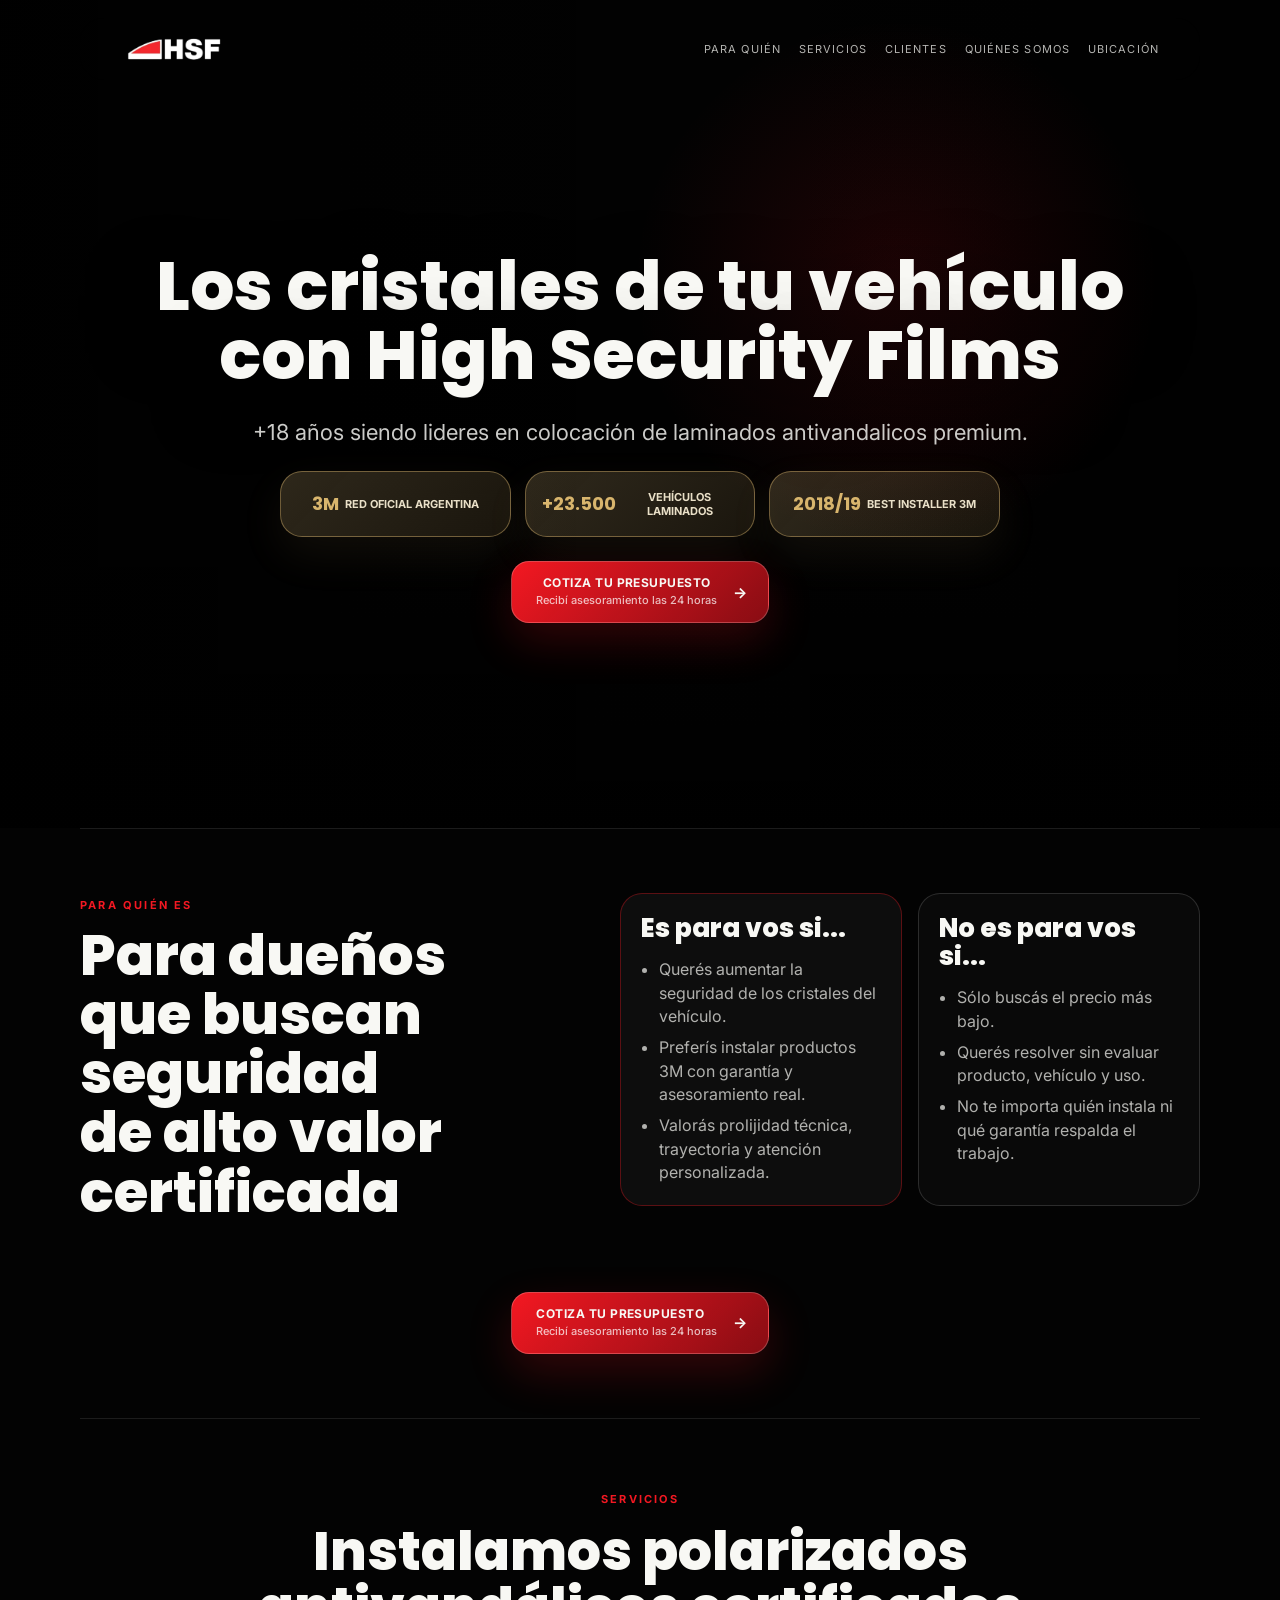
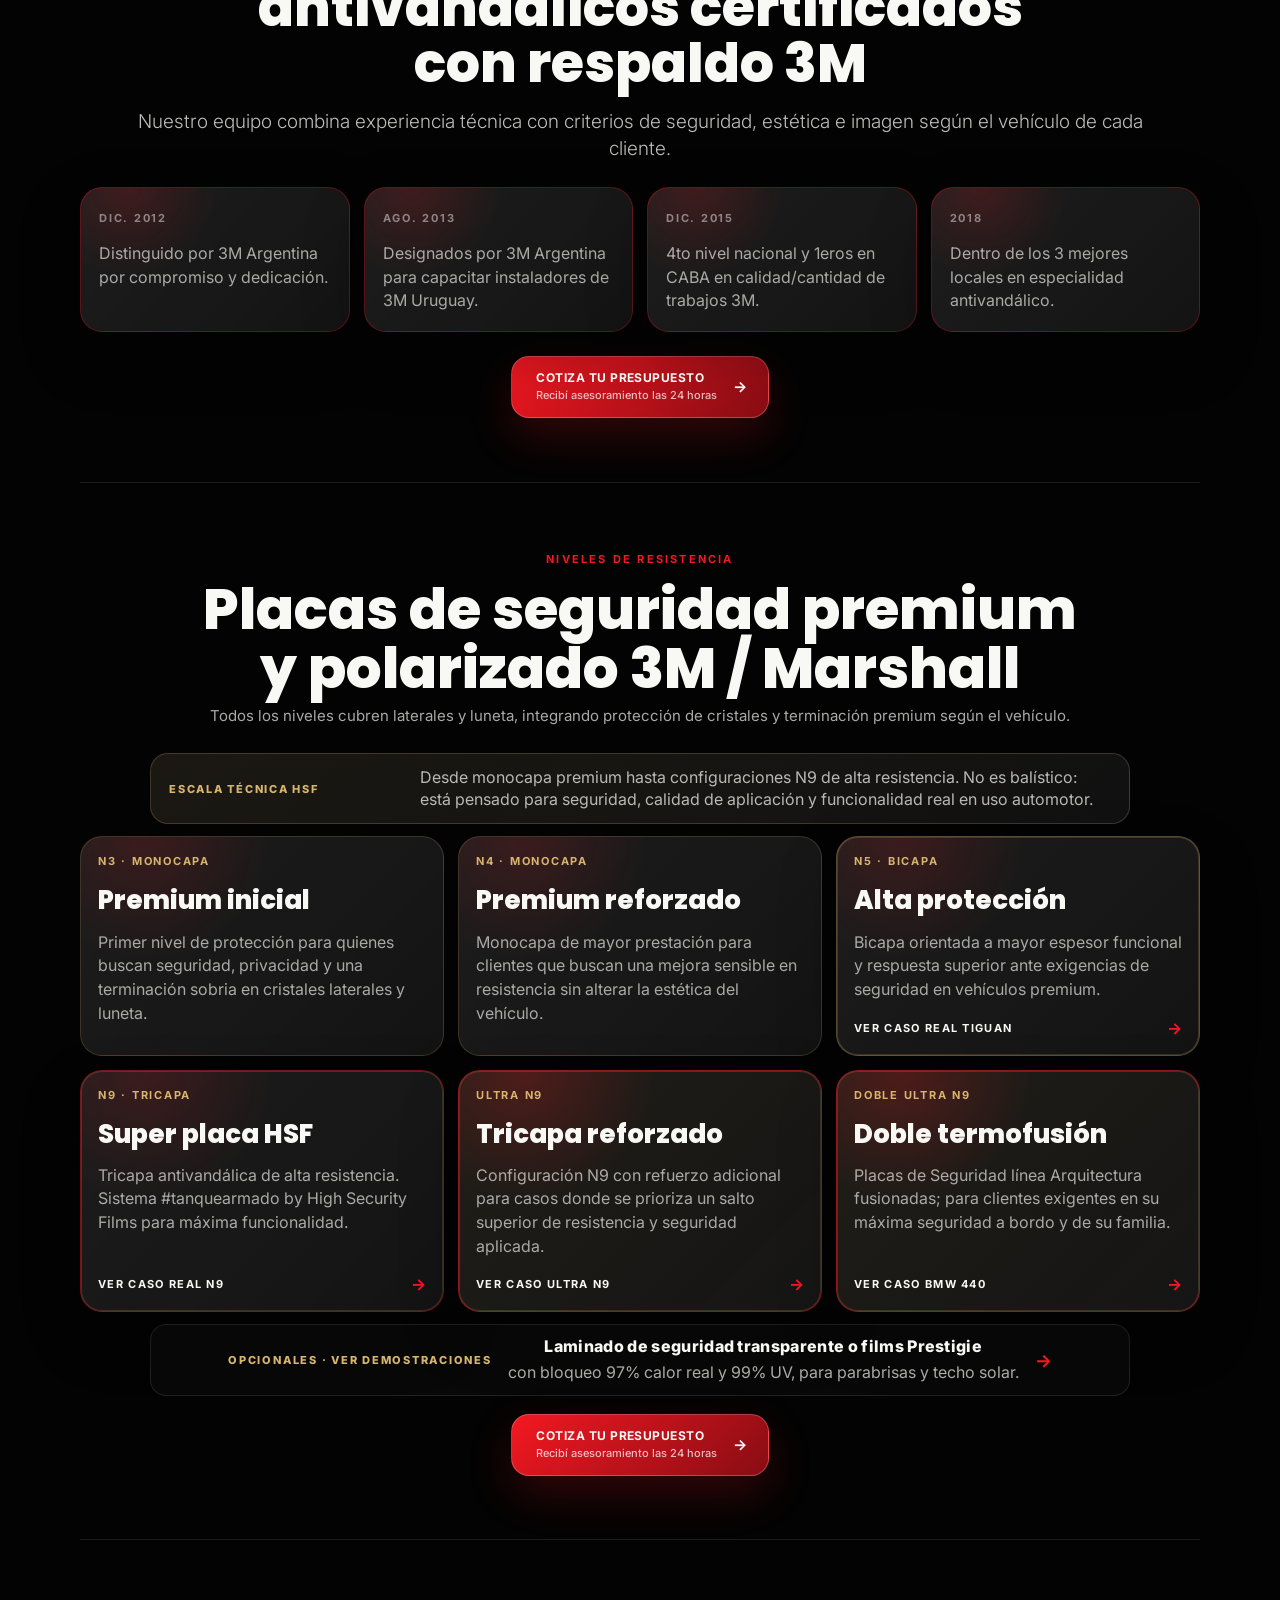
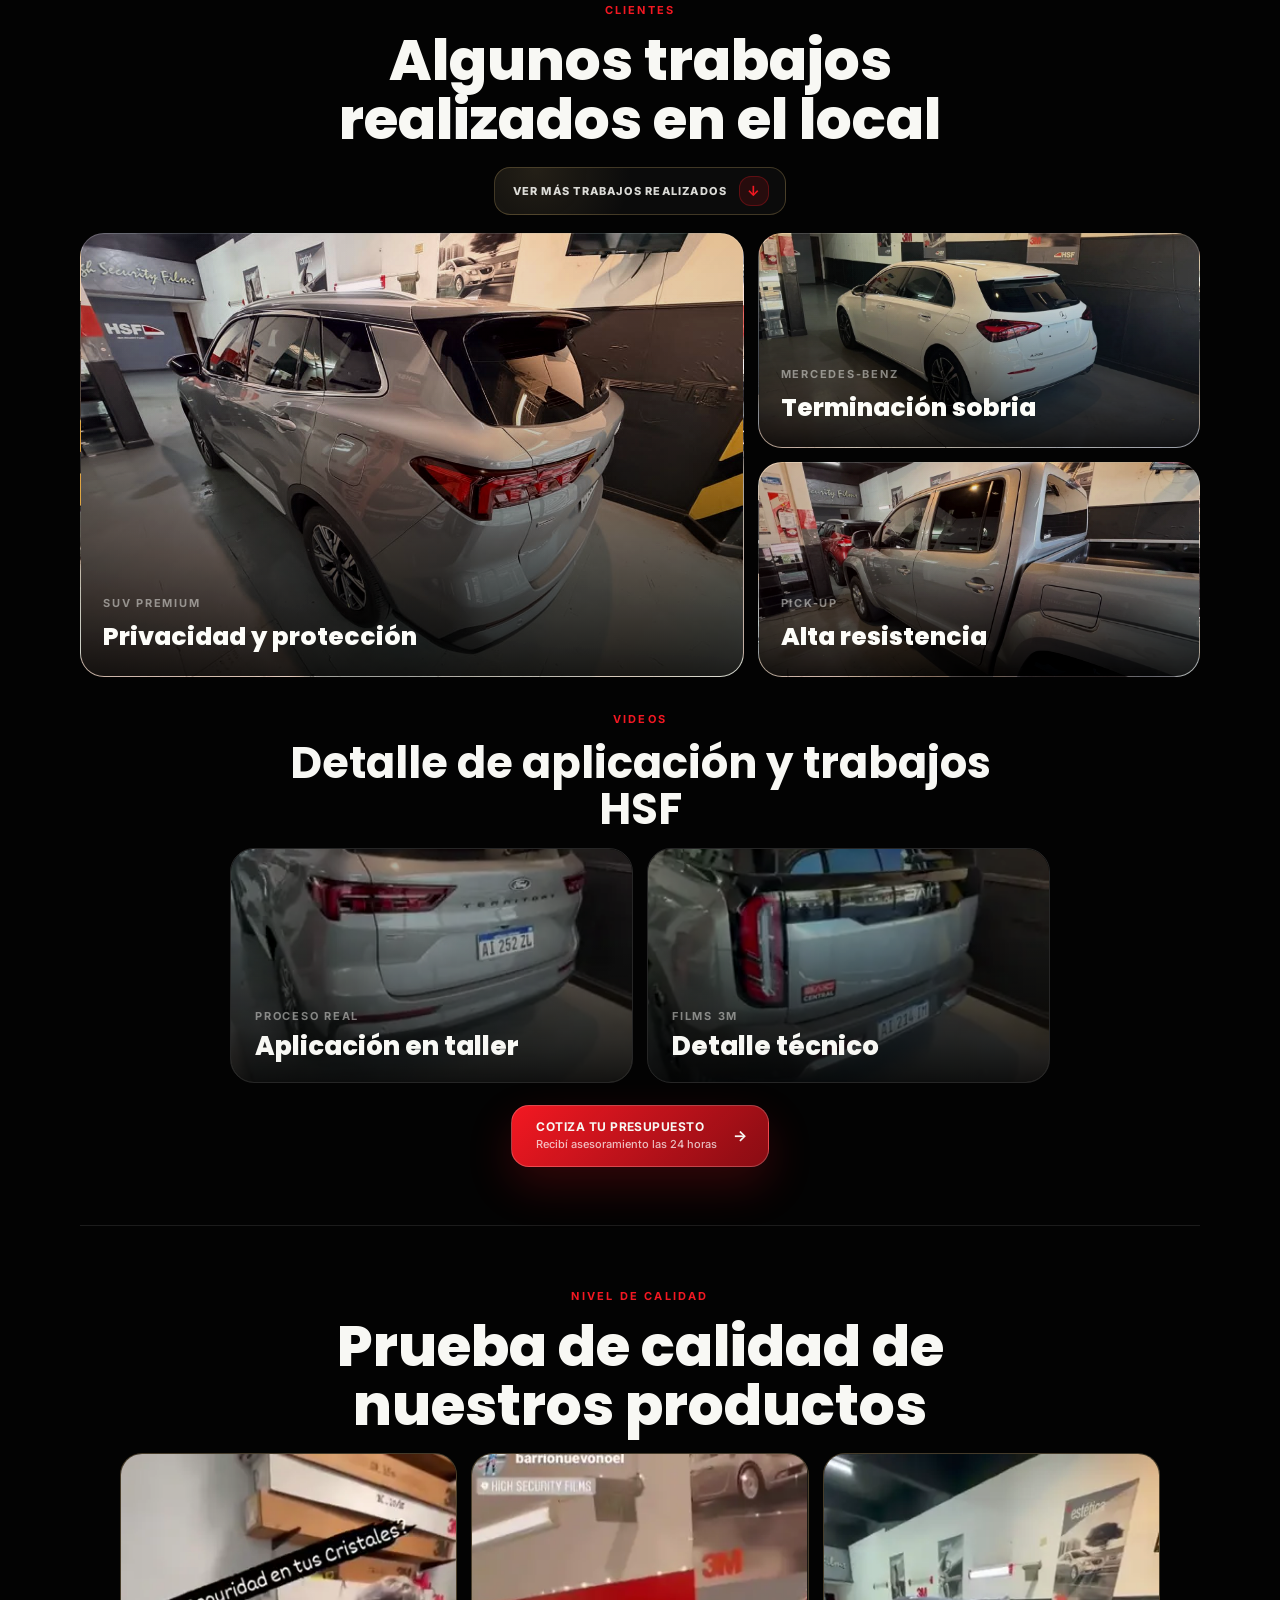
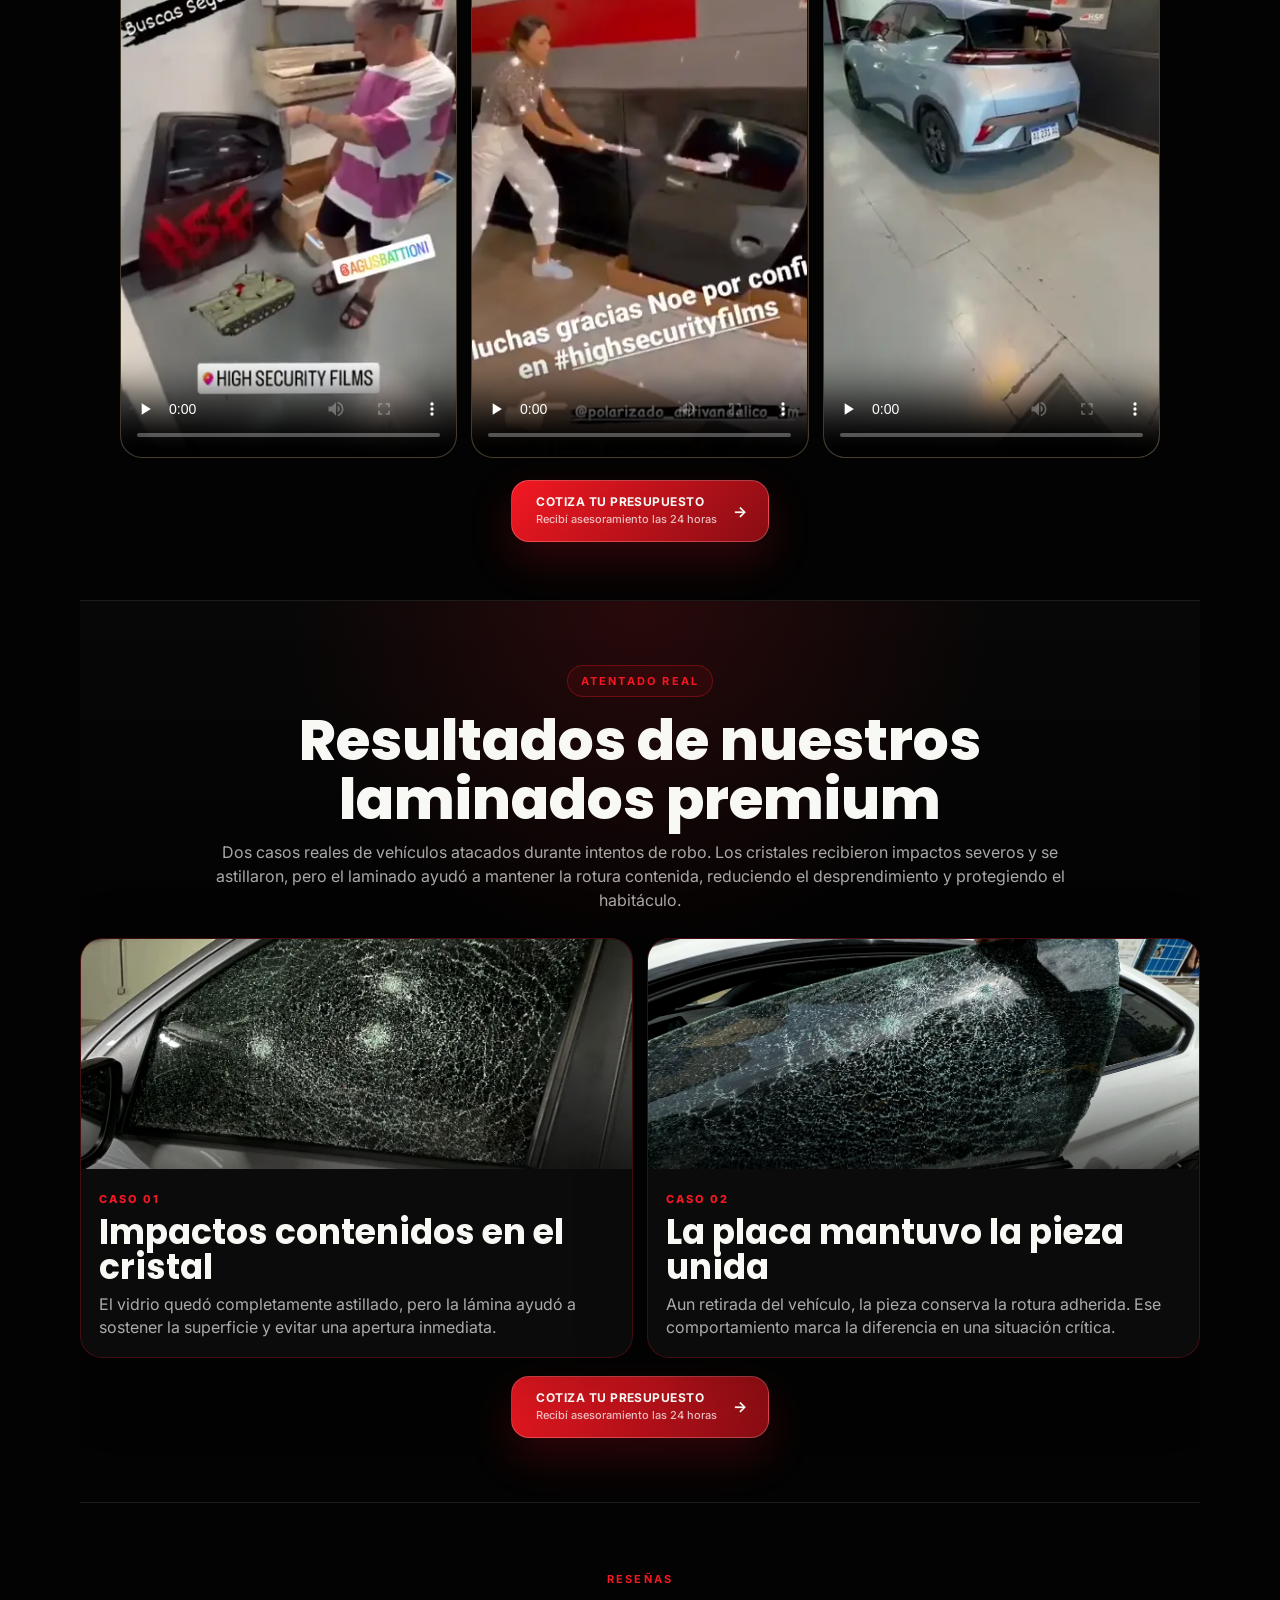
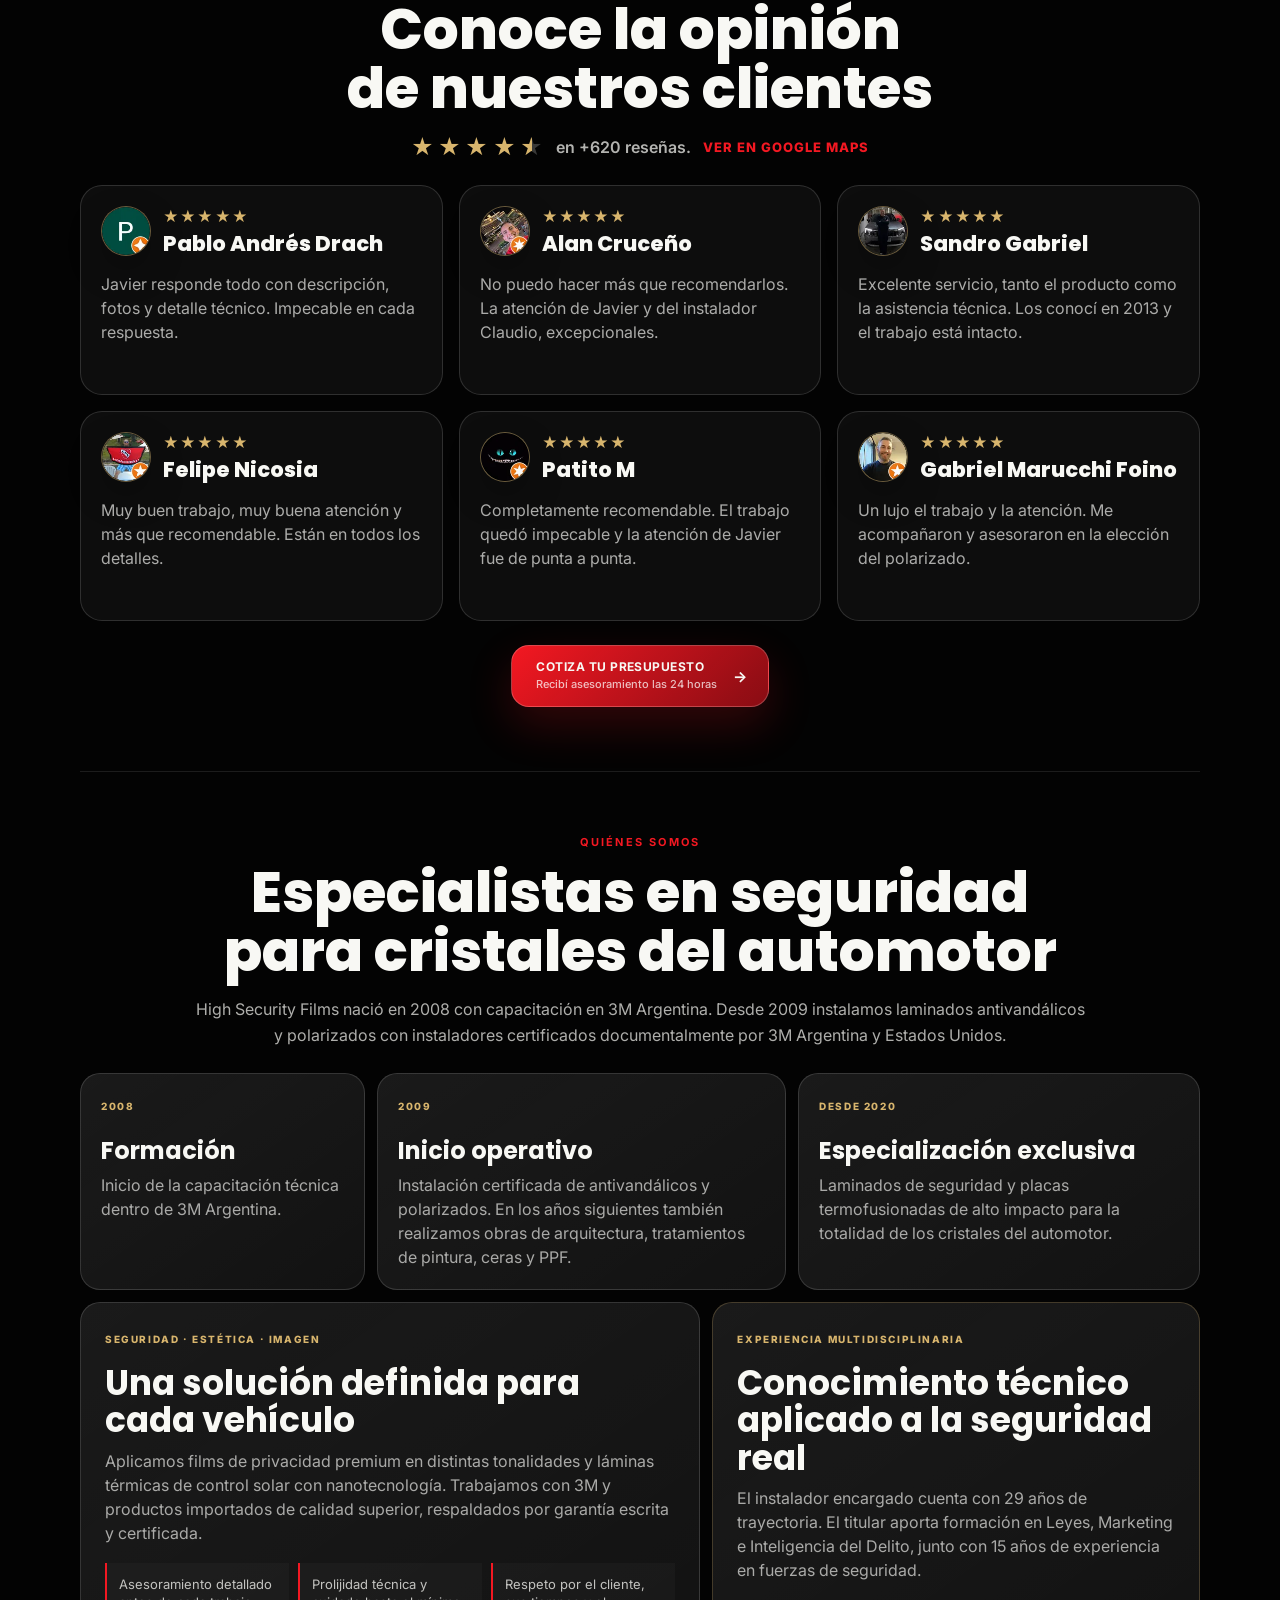
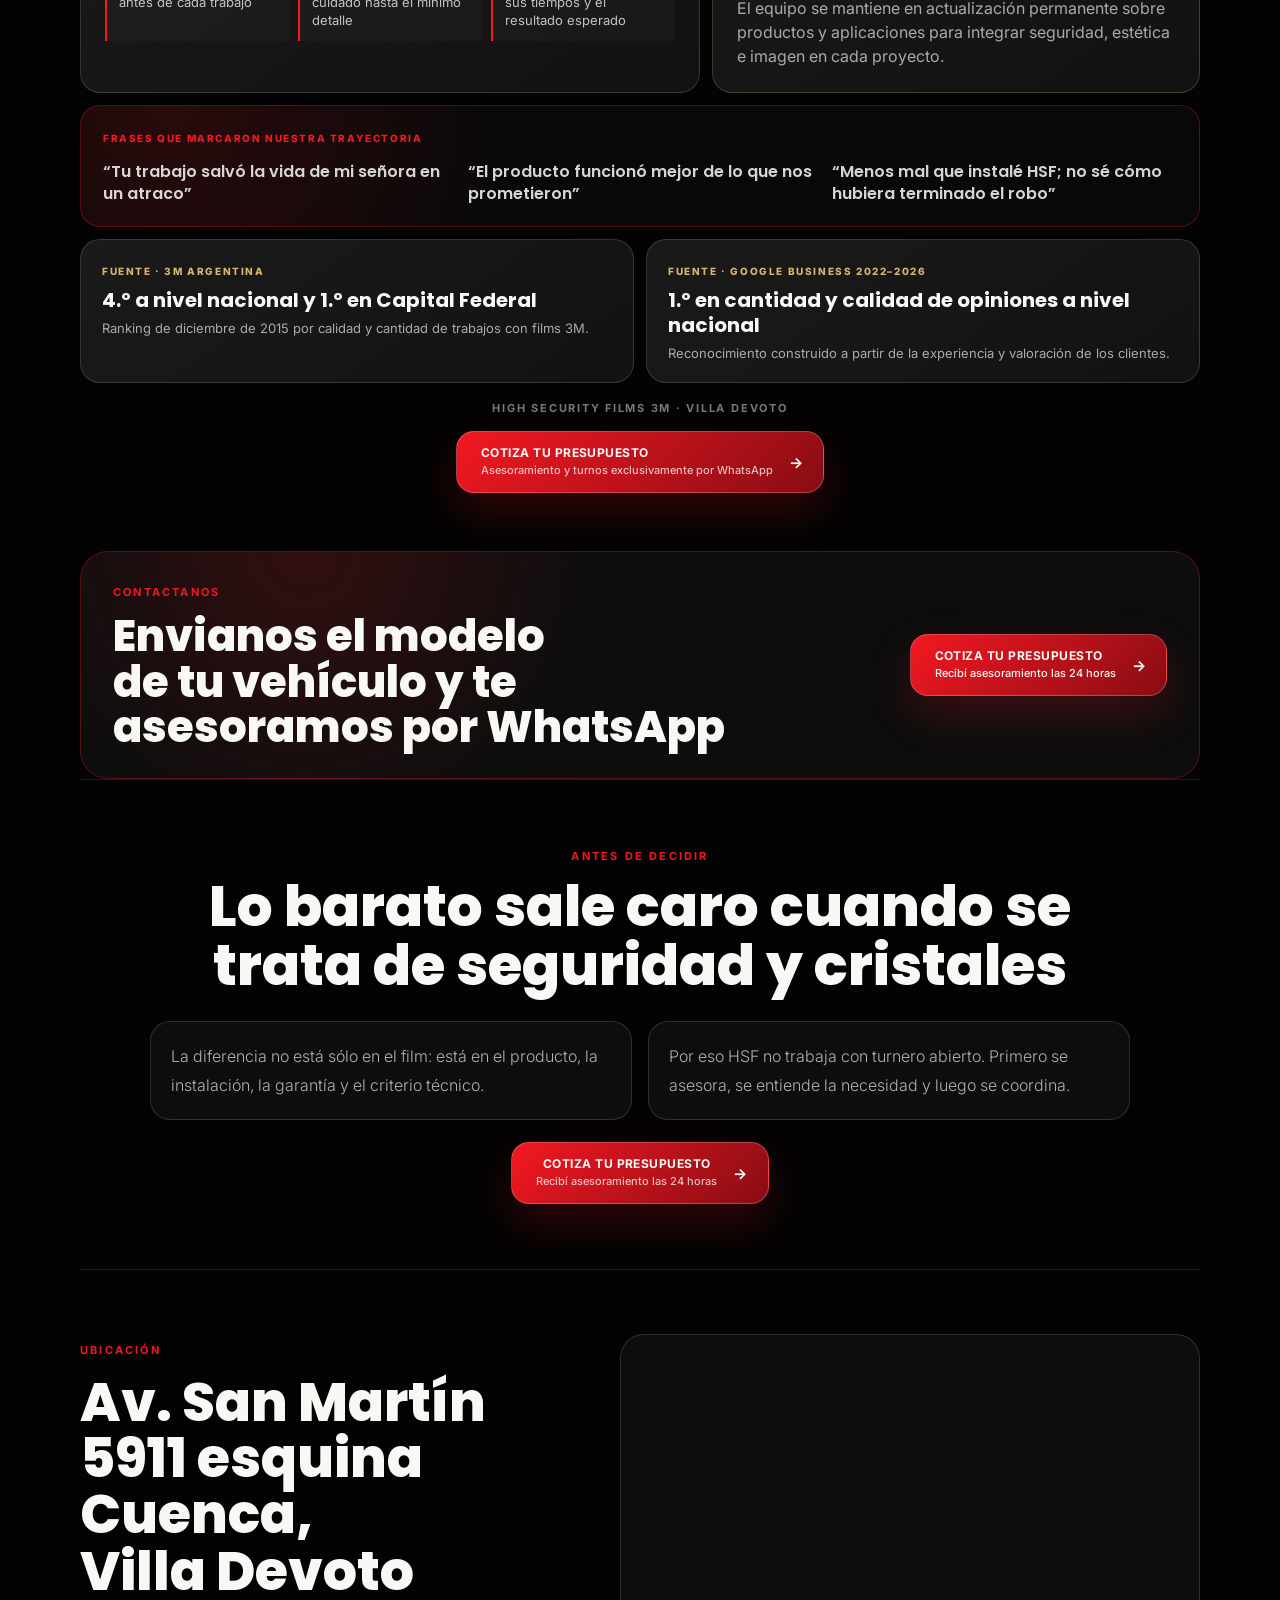
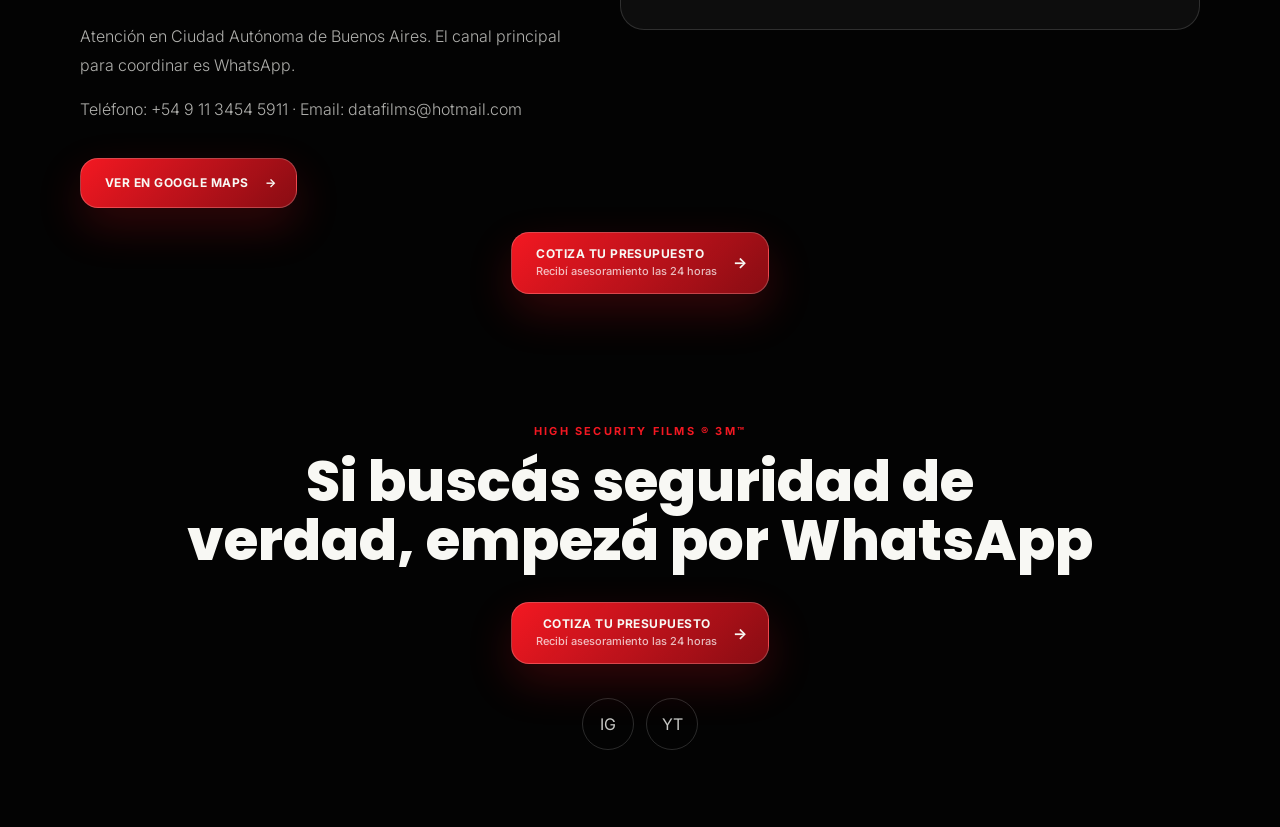
<file: index.html>
<!doctype html>
<html lang="es">
  <head>
    <meta charset="UTF-8" />
    <meta name="viewport" content="width=device-width, initial-scale=1.0" />
    <title>Los cristales de tu vehiculo con maxima protección HSF</title>
    <meta
      name="description"
      content="Instalación de polarizado antivandálico 3M en Villa Devoto. Asegurá tus cristales con láminas originales de alta resistencia"
    />
    <link rel="preconnect" href="https://fonts.googleapis.com" />
    <link rel="preconnect" href="https://fonts.gstatic.com" crossorigin />
    <link
      href="https://fonts.googleapis.com/css2?family=Inter:wght@300;400;500;600;700&family=Poppins:wght@600;700;800&display=swap"
      rel="stylesheet"
    />
    <link rel="icon" type="image/png" href="assets/logo-hsf-icon.png" />
    <link rel="shortcut icon" type="image/png" href="assets/logo-hsf-icon.png" />
    <link rel="stylesheet" href="styles.css" />
    <!-- Meta Pixel Code -->
    <script>
      !function(f,b,e,v,n,t,s)
      {if(f.fbq)return;n=f.fbq=function(){n.callMethod?
      n.callMethod.apply(n,arguments):n.queue.push(arguments)};
      if(!f._fbq)f._fbq=n;n.push=n;n.loaded=!0;n.version='2.0';
      n.queue=[];t=b.createElement(e);t.async=!0;
      t.src=v;s=b.getElementsByTagName(e)[0];
      s.parentNode.insertBefore(t,s)}(window, document,'script',
      'https://connect.facebook.net/en_US/fbevents.js');
      fbq('init', '1426120272886872');
      fbq('track', 'PageView');
    </script>
    <!-- End Meta Pixel Code -->
  </head>
  <body>
    <noscript>
      <img
        height="1"
        width="1"
        style="display:none"
        src="https://www.facebook.com/tr?id=1426120272886872&ev=PageView&noscript=1"
        alt=""
      />
    </noscript>
    <div class="page-loader" aria-label="Cargando página">
      <img src="assets/logo-hsf.webp" alt="High Security Films" />
      <span></span>
    </div>

    <header class="site-header">
      <a class="brand" href="#inicio" aria-label="High Security Films">
        <img class="brand-logo" src="assets/logo-hsf.webp" alt="HSF High Security Films" />
      </a>

      <nav class="luxury-nav" aria-label="Navegación principal">
        <a href="#para-quien">Para quién</a>
        <a href="#servicios">Servicios</a>
        <a href="#clientes">Clientes</a>
        <a href="#quienes-somos">Quiénes somos</a>
        <a href="#ubicacion">Ubicación</a>
      </nav>

      <button class="menu-toggle" type="button" aria-label="Abrir menú" aria-expanded="false" aria-controls="mobile-menu">
        <span></span>
        <span></span>
        <span></span>
      </button>

      <nav class="mobile-menu" id="mobile-menu" aria-label="Menú móvil">
        <a href="#para-quien">Para quién</a>
        <a href="#servicios">Servicios</a>
        <a href="#clientes">Clientes</a>
        <a href="#quienes-somos">Quiénes somos</a>
        <a href="#ubicacion">Ubicación</a>
        <a
          class="mobile-menu-cta"
          href="https://wa.me/5491154255845?text=Hola%20Javier,%20quiero%20consultar%20por%20los%20cristales%20antivand%C3%A1licos%20polarizados%20premium,%20para%20mi%20veh%C3%ADculo"
          target="_blank"
          rel="noopener"
        >
          <span class="cta-text">
            <span class="cta-title">Cotiza tu presupuesto</span>
            <span class="cta-subtitle">Recibí asesoramiento las 24 horas</span>
          </span>
        </a>
      </nav>
    </header>

    <main>
      <section class="hero conversion-hero" id="inicio">
        <video class="hero-video" autoplay muted loop playsinline preload="auto" aria-hidden="true">
          <source src="assets/hero-video.mp4" type="video/mp4" />
        </video>
        <div class="video-scrim" aria-hidden="true"></div>

        <div class="hero-content">
          <h1 class="reveal">Los cristales de tu vehículo<br />con High Security Films</h1>
          <p class="subtitle reveal">
            +18 años siendo lideres en colocación de laminados antivandalicos premium.
          </p>

          <div class="hero-checks reveal" aria-label="Beneficios principales">
            <span><strong>3M</strong> Red oficial Argentina</span>
            <span><strong>+23.500</strong> vehículos laminados</span>
            <span><strong>2018/19</strong> best installer 3M</span>
          </div>

          <div class="hero-actions reveal">
            <a
              class="primary-cta"
              href="https://wa.me/5491154255845?text=Hola%20Javier,%20quiero%20consultar%20por%20los%20cristales%20antivand%C3%A1licos%20polarizados%20premium,%20para%20mi%20veh%C3%ADculo"
              target="_blank"
              rel="noopener"
            >
              <span class="cta-text">
                <span class="cta-title">Cotiza tu presupuesto</span>
                <span class="cta-subtitle">Recibí asesoramiento las 24 horas</span>
              </span>
              <span class="cta-arrow" aria-hidden="true">→</span>
            </a>
          </div>
        </div>
      </section>

      <section class="section split-section" id="para-quien">
        <div>
          <span class="section-eyebrow">Para quién es</span>
          <h2>Para dueños que buscan seguridad de alto valor certificada</h2>
        </div>
        <div class="decision-grid">
          <article class="decision-card good">
            <h3>Es para vos si...</h3>
            <ul>
              <li>Querés aumentar la seguridad de los cristales del vehículo.</li>
              <li>Preferís instalar productos 3M con garantía y asesoramiento real.</li>
              <li>Valorás prolijidad técnica, trayectoria y atención personalizada.</li>
            </ul>
          </article>
          <article class="decision-card bad">
            <h3>No es para vos si...</h3>
            <ul>
              <li>Sólo buscás el precio más bajo.</li>
              <li>Querés resolver sin evaluar producto, vehículo y uso.</li>
              <li>No te importa quién instala ni qué garantía respalda el trabajo.</li>
            </ul>
          </article>
        </div>
        <a
          class="primary-cta center-cta section-contact"
          href="https://wa.me/5491154255845?text=Hola%20Javier,%20quiero%20consultar%20por%20los%20cristales%20antivand%C3%A1licos%20polarizados%20premium,%20para%20mi%20veh%C3%ADculo"
          target="_blank"
          rel="noopener"
        >
          <span class="cta-text">
            <span class="cta-title">Cotiza tu presupuesto</span>
            <span class="cta-subtitle">Recibí asesoramiento las 24 horas</span>
          </span>
          <span class="cta-arrow" aria-hidden="true">→</span>
        </a>
      </section>

      <section class="section authority-section" id="servicios">
        <div class="authority-layout">
          <article class="authority-copy">
            <span class="section-eyebrow">Servicios</span>
            <h2>Instalamos polarizados antivandálicos certificados con respaldo 3M</h2>
            <p>
              Nuestro equipo combina experiencia técnica con criterios de seguridad,
              estética e imagen según el vehículo de cada cliente.
            </p>
          </article>

          <div class="merit-list">
            <article>
              <span>Dic. 2012</span>
              <p>Distinguido por 3M Argentina por compromiso y dedicación.</p>
            </article>
            <article>
              <span>Ago. 2013</span>
              <p>Designados por 3M Argentina para capacitar instaladores de 3M Uruguay.</p>
            </article>
            <article>
              <span>Dic. 2015</span>
              <p>4to nivel nacional y 1eros en CABA en calidad/cantidad de trabajos 3M.</p>
            </article>
            <article>
              <span>2018</span>
              <p>Dentro de los 3 mejores locales en especialidad antivandálico.</p>
            </article>
          </div>
        </div>
        <a
          class="primary-cta center-cta section-contact"
          href="https://wa.me/5491154255845?text=Hola%20Javier,%20quiero%20consultar%20por%20los%20cristales%20antivand%C3%A1licos%20polarizados%20premium,%20para%20mi%20veh%C3%ADculo"
          target="_blank"
          rel="noopener"
        >
          <span class="cta-text">
            <span class="cta-title">Cotiza tu presupuesto</span>
            <span class="cta-subtitle">Recibí asesoramiento las 24 horas</span>
          </span>
          <span class="cta-arrow" aria-hidden="true">→</span>
        </a>
      </section>

      <section class="section resistance-section" id="niveles-resistencia">
        <div class="section-heading">
          <span class="section-eyebrow">Niveles de resistencia</span>
          <h2>Placas de seguridad premium y polarizado 3M / Marshall</h2>
          <p>Todos los niveles cubren laterales y luneta, integrando protección de cristales y terminación premium según el vehículo.</p>
        </div>

        <div class="resistance-note">
          <span>Escala técnica HSF</span>
          <p>Desde monocapa premium hasta configuraciones N9 de alta resistencia. No es balístico: está pensado para seguridad, calidad de aplicación y funcionalidad real en uso automotor.</p>
        </div>

        <div class="resistance-grid">
          <article class="resistance-card level-base">
            <span>N3 · Monocapa</span>
            <h3>Premium inicial</h3>
            <p>Primer nivel de protección para quienes buscan seguridad, privacidad y una terminación sobria en cristales laterales y luneta.</p>
          </article>
          <article class="resistance-card level-base">
            <span>N4 · Monocapa</span>
            <h3>Premium reforzado</h3>
            <p>Monocapa de mayor prestación para clientes que buscan una mejora sensible en resistencia sin alterar la estética del vehículo.</p>
          </article>
          <a class="resistance-card level-mid resistance-card-featured" href="nivel.html" aria-label="Ver caso real N5 Volkswagen Tiguan">
            <span>N5 · Bicapa</span>
            <h3>Alta protección</h3>
            <p>Bicapa orientada a mayor espesor funcional y respuesta superior ante exigencias de seguridad en vehículos premium.</p>
            <strong class="resistance-link">Ver caso real Tiguan <span aria-hidden="true">→</span></strong>
          </a>
          <a class="resistance-card level-high resistance-card-featured" href="nivel-n9.html" aria-label="Ver caso real N9 con dos impactos">
            <span>N9 · Tricapa</span>
            <h3>Super placa HSF</h3>
            <p>Tricapa antivandálica de alta resistencia. Sistema #tanquearmado by High Security Films para máxima funcionalidad.</p>
            <strong class="resistance-link">Ver caso real N9 <span aria-hidden="true">→</span></strong>
          </a>
          <a class="resistance-card level-ultra resistance-card-featured" href="nivel-ultra-n9.html" aria-label="Ver caso real Ultra N9 de mayo de 2024">
            <span>Ultra N9</span>
            <h3>Tricapa reforzado</h3>
            <p>Configuración N9 con refuerzo adicional para casos donde se prioriza un salto superior de resistencia y seguridad aplicada.</p>
            <strong class="resistance-link">Ver caso Ultra N9 <span aria-hidden="true">→</span></strong>
          </a>
          <a class="resistance-card level-ultra resistance-card-featured" href="nivel-doble-ultra-n9.html" aria-label="Ver caso real Doble Ultra N9 BMW 440">
            <span>Doble Ultra N9</span>
            <h3>Doble termofusión</h3>
            <p>Placas de Seguridad línea Arquitectura fusionadas; para clientes exigentes en su máxima seguridad a bordo y de su familia.</p>
            <strong class="resistance-link">Ver caso BMW 440 <span aria-hidden="true">→</span></strong>
          </a>
        </div>

        <a class="resistance-options resistance-options-link" href="nivel-opcionales.html" aria-label="Ver demostraciones de seguridad para parabrisas y film térmico">
          <span>Opcionales · Ver demostraciones</span>
          <p>
            <strong>Laminado de seguridad transparente o films Prestigie</strong>
            <em>con bloqueo 97% calor real y 99% UV, para parabrisas y techo solar.</em>
          </p>
          <b aria-hidden="true">→</b>
        </a>
        <a
          class="primary-cta center-cta section-contact"
          href="https://wa.me/5491154255845?text=Hola%20Javier,%20quiero%20consultar%20por%20los%20cristales%20antivand%C3%A1licos%20polarizados%20premium,%20para%20mi%20veh%C3%ADculo"
          target="_blank"
          rel="noopener"
        >
          <span class="cta-text">
            <span class="cta-title">Cotiza tu presupuesto</span>
            <span class="cta-subtitle">Recibí asesoramiento las 24 horas</span>
          </span>
          <span class="cta-arrow" aria-hidden="true">→</span>
        </a>
      </section>

      <section class="section work-section" id="clientes">
        <div class="section-heading">
          <span class="section-eyebrow">Clientes</span>
          <h2>Algunos trabajos realizados en el local</h2>
        </div>

        <details class="extra-work">
          <summary>
            <span>Ver más trabajos realizados</span>
            <b aria-hidden="true">↓</b>
          </summary>
          <div class="extra-work-grid" aria-label="Más trabajos realizados por High Security Films">
            <figure>
              <img src="assets/media/clientes-extra/trabajo-13.webp" alt="Nissan Sentra con laminado premium instalado en el local" loading="lazy" />
              <figcaption>Nissan Sentra</figcaption>
            </figure>
            <figure>
              <img src="assets/media/clientes-extra/trabajo-14.webp" alt="Lexus NX 350 con cristales laminados" loading="lazy" />
              <figcaption>Lexus NX 350</figcaption>
            </figure>
            <figure>
              <img src="assets/media/clientes-extra/trabajo-15.webp" alt="Toyota SW4 con polarizado premium" loading="lazy" />
              <figcaption>Toyota SW4</figcaption>
            </figure>
            <figure>
              <img src="assets/media/clientes-extra/trabajo-16.webp" alt="Toyota Hilux con trabajo de laminado en cristales" loading="lazy" />
              <figcaption>Toyota Hilux</figcaption>
            </figure>
            <figure>
              <img src="assets/media/clientes-extra/trabajo-17.webp" alt="Chevrolet Captiva con cristales polarizados premium" loading="lazy" />
              <figcaption>Chevrolet Captiva</figcaption>
            </figure>
            <figure>
              <img src="assets/media/clientes-extra/trabajo-18.webp" alt="Ford Territory con laminado instalado en el local" loading="lazy" />
              <figcaption>Ford Territory</figcaption>
            </figure>
            <figure>
              <img src="assets/media/clientes-extra/trabajo-19.webp" alt="Ford Ranger Limited con cristales laminados" loading="lazy" />
              <figcaption>Ford Ranger Limited</figcaption>
            </figure>
            <figure>
              <img src="assets/media/clientes-extra/trabajo-20.webp" alt="Toyota Corolla con polarizado premium" loading="lazy" />
              <figcaption>Toyota Corolla</figcaption>
            </figure>
            <figure>
              <img src="assets/media/clientes-extra/trabajo-12.webp" alt="Jeep Renegade con laminado instalado en el local" loading="lazy" />
              <figcaption>Jeep Renegade</figcaption>
            </figure>
            <figure>
              <img src="assets/media/clientes-extra/trabajo-11.webp" alt="Fiat Rampage con cristales laminados" loading="lazy" />
              <figcaption>Fiat Rampage</figcaption>
            </figure>
            <figure>
              <img src="assets/media/clientes-extra/trabajo-10.webp" alt="RAM Rampage con polarizado premium" loading="lazy" />
              <figcaption>RAM Rampage</figcaption>
            </figure>
            <figure>
              <img src="assets/media/clientes-extra/trabajo-09.webp" alt="Volvo XC40 con terminación de cristales oscurecida" loading="lazy" />
              <figcaption>Volvo XC40</figcaption>
            </figure>
            <figure>
              <img src="assets/media/clientes-extra/trabajo-08.webp" alt="BMW coupe azul con trabajo realizado en el local" loading="lazy" />
              <figcaption>BMW Coupe</figcaption>
            </figure>
            <figure>
              <img src="assets/media/clientes-extra/trabajo-07.webp" alt="Jeep Compass con laminado de cristales" loading="lazy" />
              <figcaption>Jeep Compass</figcaption>
            </figure>
            <figure>
              <img src="assets/media/clientes-extra/trabajo-06.webp" alt="SUV gris con cristales laminados" loading="lazy" />
              <figcaption>SUV familiar</figcaption>
            </figure>
            <figure>
              <img src="assets/media/clientes-extra/trabajo-05.webp" alt="Trabajo en vehículo premium con motor expuesto" loading="lazy" />
              <figcaption>Premium deportivo Audi R8</figcaption>
            </figure>
            <figure>
              <img src="assets/media/clientes-extra/trabajo-04.webp" alt="Ford Raptor azul con cristales laminados" loading="lazy" />
              <figcaption>Ford Raptor</figcaption>
            </figure>
            <figure>
              <img src="assets/media/clientes-extra/trabajo-03.webp" alt="Audi Q3 con trabajo realizado en luneta" loading="lazy" />
              <figcaption>Audi Q3</figcaption>
            </figure>
            <figure>
              <img src="assets/media/clientes-extra/trabajo-02.webp" alt="Mercedes-Benz GLC con cristales laminados" loading="lazy" />
              <figcaption>Mercedes-Benz GLC</figcaption>
            </figure>
            <figure>
              <img src="assets/media/clientes-extra/trabajo-01.webp" alt="BMW con terminación premium en cristales" loading="lazy" />
              <figcaption>BMW</figcaption>
            </figure>
          </div>
        </details>

        <div class="work-gallery">
          <figure class="work-card work-visual-one">
            <figcaption>
              <span>SUV premium</span>
              <strong>Privacidad y protección</strong>
            </figcaption>
          </figure>
          <figure class="work-card work-visual-two">
            <figcaption>
              <span>Mercedes-Benz</span>
              <strong>Terminación sobria</strong>
            </figcaption>
          </figure>
          <figure class="work-card work-visual-three">
            <figcaption>
              <span>Pick-up</span>
              <strong>Alta resistencia</strong>
            </figcaption>
          </figure>
        </div>

        <div class="clients-video-heading">
          <span class="section-eyebrow">Videos</span>
          <h3>Detalle de aplicación y trabajos HSF</h3>
        </div>
        <div class="video-grid clients-video-grid">
          <article class="video-feature">
            <video autoplay muted loop playsinline preload="none" poster="assets/media/process-01-poster.webp" aria-label="Video de detalle de aplicación">
              <source data-src="assets/media/process-01.mp4" type="video/mp4" />
            </video>
            <div>
              <span>Proceso real</span>
              <h3>Aplicación en taller</h3>
            </div>
          </article>
          <article class="video-feature video-feature-secondary">
            <video autoplay muted loop playsinline preload="none" poster="assets/media/process-02-poster.webp" aria-label="Video de trabajo High Security Films">
              <source data-src="assets/media/process-02.mp4" type="video/mp4" />
            </video>
            <div>
              <span>Films 3M</span>
              <h3>Detalle técnico</h3>
            </div>
          </article>
        </div>
        <a
          class="primary-cta center-cta section-contact"
          href="https://wa.me/5491154255845?text=Hola%20Javier,%20quiero%20consultar%20por%20los%20cristales%20antivand%C3%A1licos%20polarizados%20premium,%20para%20mi%20veh%C3%ADculo"
          target="_blank"
          rel="noopener"
        >
          <span class="cta-text">
            <span class="cta-title">Cotiza tu presupuesto</span>
            <span class="cta-subtitle">Recibí asesoramiento las 24 horas</span>
          </span>
          <span class="cta-arrow" aria-hidden="true">→</span>
        </a>
      </section>

      <section class="section quality-section" id="calidad">
        <div class="section-heading">
          <span class="section-eyebrow">Nivel de calidad</span>
          <h2>Prueba de calidad de nuestros productos</h2>
        </div>

        <div class="quality-showcase">
          <article class="quality-video">
            <video controls playsinline preload="none" poster="assets/media/quality-01-poster.webp">
              <source src="assets/media/quality-01.mp4" type="video/mp4" />
            </video>
          </article>
          <article class="quality-video">
            <video controls playsinline preload="none" poster="assets/media/quality-02-poster.webp">
              <source src="assets/media/quality-02.mp4" type="video/mp4" />
            </video>
          </article>
          <article class="quality-video">
            <video controls playsinline preload="none" poster="assets/media/hero-hsf-poster.webp">
              <source src="assets/media/hero-hsf.mp4" type="video/mp4" />
            </video>
          </article>
        </div>
        <a
          class="primary-cta center-cta section-contact"
          href="https://wa.me/5491154255845?text=Hola%20Javier,%20quiero%20consultar%20por%20los%20cristales%20antivand%C3%A1licos%20polarizados%20premium,%20para%20mi%20veh%C3%ADculo"
          target="_blank"
          rel="noopener"
        >
          <span class="cta-text">
            <span class="cta-title">Cotiza tu presupuesto</span>
            <span class="cta-subtitle">Recibí asesoramiento las 24 horas</span>
          </span>
          <span class="cta-arrow" aria-hidden="true">→</span>
        </a>
      </section>

      <section class="section impact-section">
        <div class="section-heading impact-heading">
          <span class="section-eyebrow">Atentado real</span>
          <h2>Resultados de nuestros laminados premium</h2>
          <p>
            Dos casos reales de vehículos atacados durante intentos de robo. Los cristales recibieron
            impactos severos y se astillaron, pero el laminado ayudó a mantener la rotura contenida,
            reduciendo el desprendimiento y protegiendo el habitáculo.
          </p>
        </div>

        <div class="impact-grid" aria-label="Casos reales de cristales impactados con laminados premium">
          <article class="impact-card impact-before">
            <div class="impact-media"></div>
            <div class="impact-card-copy">
              <span>Caso 01</span>
              <h3>Impactos contenidos en el cristal</h3>
              <p>El vidrio quedó completamente astillado, pero la lámina ayudó a sostener la superficie y evitar una apertura inmediata.</p>
            </div>
          </article>
          <article class="impact-card impact-after">
            <div class="impact-media"></div>
            <div class="impact-card-copy">
              <span>Caso 02</span>
              <h3>La placa mantuvo la pieza unida</h3>
              <p>Aun retirada del vehículo, la pieza conserva la rotura adherida. Ese comportamiento marca la diferencia en una situación crítica.</p>
            </div>
          </article>
        </div>

        <a
          class="primary-cta center-cta section-contact"
          href="https://wa.me/5491154255845?text=Hola%20Javier,%20quiero%20consultar%20por%20los%20cristales%20antivand%C3%A1licos%20polarizados%20premium,%20para%20mi%20veh%C3%ADculo"
          target="_blank"
          rel="noopener"
        >
          <span class="cta-text">
            <span class="cta-title">Cotiza tu presupuesto</span>
            <span class="cta-subtitle">Recibí asesoramiento las 24 horas</span>
          </span>
          <span class="cta-arrow" aria-hidden="true">→</span>
        </a>
      </section>

      <section class="section reviews-section" id="resenas">
        <div class="section-heading">
          <span class="section-eyebrow">Reseñas</span>
          <h2>Conoce la opinión de nuestros clientes</h2>
          <div class="review-rating" aria-label="4.5 de 5 estrellas en más de 620 reseñas">
            <span class="rating-stars" aria-hidden="true">
              <span>★</span>
              <span>★</span>
              <span>★</span>
              <span>★</span>
              <span class="half-star">★</span>
            </span>
            <span>en +620 reseñas.</span>
            <a class="review-map-link" href="https://maps.app.goo.gl/mF6BBjsoXPbbdQKF8" target="_blank" rel="noopener">
              Ver en google maps
            </a>
          </div>
        </div>

        <div class="reviews-grid">
          <article class="review-card">
            <div class="review-author">
              <img src="assets/reviews/pablo-andres-drach.webp" alt="Foto de Pablo Andrés Drach" loading="lazy" decoding="async" />
              <div>
                <span>★★★★★</span>
                <h3>Pablo Andrés Drach</h3>
              </div>
            </div>
            <p>Javier responde todo con descripción, fotos y detalle técnico. Impecable en cada respuesta.</p>
          </article>
          <article class="review-card">
            <div class="review-author">
              <img src="assets/reviews/alan-cruceno.webp" alt="Foto de Alan Cruceño" loading="lazy" decoding="async" />
              <div>
                <span>★★★★★</span>
                <h3>Alan Cruceño</h3>
              </div>
            </div>
            <p>No puedo hacer más que recomendarlos. La atención de Javier y del instalador Claudio, excepcionales.</p>
          </article>
          <article class="review-card">
            <div class="review-author">
              <img src="assets/reviews/sandro-gabriel.webp" alt="Foto de Sandro Gabriel" loading="lazy" decoding="async" />
              <div>
                <span>★★★★★</span>
                <h3>Sandro Gabriel</h3>
              </div>
            </div>
            <p>Excelente servicio, tanto el producto como la asistencia técnica. Los conocí en 2013 y el trabajo está intacto.</p>
          </article>
          <article class="review-card">
            <div class="review-author">
              <img src="assets/reviews/felipe-nicosia.webp" alt="Foto de Felipe Nicosia" loading="lazy" decoding="async" />
              <div>
                <span>★★★★★</span>
                <h3>Felipe Nicosia</h3>
              </div>
            </div>
            <p>Muy buen trabajo, muy buena atención y más que recomendable. Están en todos los detalles.</p>
          </article>
          <article class="review-card">
            <div class="review-author">
              <img src="assets/reviews/patito-m.webp" alt="Foto de Patito M" loading="lazy" decoding="async" />
              <div>
                <span>★★★★★</span>
                <h3>Patito M</h3>
              </div>
            </div>
            <p>Completamente recomendable. El trabajo quedó impecable y la atención de Javier fue de punta a punta.</p>
          </article>
          <article class="review-card">
            <div class="review-author">
              <img src="assets/reviews/gabriel-marucchi-foino.webp" alt="Foto de Gabriel Marucchi Foino" loading="lazy" decoding="async" />
              <div>
                <span>★★★★★</span>
                <h3>Gabriel Marucchi Foino</h3>
              </div>
            </div>
            <p>Un lujo el trabajo y la atención. Me acompañaron y asesoraron en la elección del polarizado.</p>
          </article>
        </div>
        <a
          class="primary-cta center-cta section-contact"
          href="https://wa.me/5491154255845?text=Hola%20Javier,%20quiero%20consultar%20por%20los%20cristales%20antivand%C3%A1licos%20polarizados%20premium,%20para%20mi%20veh%C3%ADculo"
          target="_blank"
          rel="noopener"
        >
          <span class="cta-text">
            <span class="cta-title">Cotiza tu presupuesto</span>
            <span class="cta-subtitle">Recibí asesoramiento las 24 horas</span>
          </span>
          <span class="cta-arrow" aria-hidden="true">→</span>
        </a>
      </section>

      <section class="section about-section" id="quienes-somos">
        <div class="section-heading">
          <span class="section-eyebrow">Quiénes somos</span>
          <h2>Especialistas en seguridad para cristales del automotor</h2>
          <p>
            High Security Films nació en 2008 con capacitación en 3M Argentina. Desde 2009
            instalamos laminados antivandálicos y polarizados con instaladores certificados
            documentalmente por 3M Argentina y Estados Unidos.
          </p>
        </div>

        <div class="about-timeline" aria-label="Historia de High Security Films">
          <article>
            <span>2008</span>
            <h3>Formación</h3>
            <p>Inicio de la capacitación técnica dentro de 3M Argentina.</p>
          </article>
          <article>
            <span>2009</span>
            <h3>Inicio operativo</h3>
            <p>
              Instalación certificada de antivandálicos y polarizados. En los años siguientes
              también realizamos obras de arquitectura, tratamientos de pintura, ceras y PPF.
            </p>
          </article>
          <article>
            <span>Desde 2020</span>
            <h3>Especialización exclusiva</h3>
            <p>
              Laminados de seguridad y placas termofusionadas de alto impacto para la totalidad
              de los cristales del automotor.
            </p>
          </article>
        </div>

        <div class="about-expertise">
          <article class="about-panel about-specialty">
            <span>Seguridad · Estética · Imagen</span>
            <h3>Una solución definida para cada vehículo</h3>
            <p>
              Aplicamos films de privacidad premium en distintas tonalidades y láminas térmicas
              de control solar con nanotecnología. Trabajamos con 3M y productos importados de
              calidad superior, respaldados por garantía escrita y certificada.
            </p>
            <ul>
              <li>Asesoramiento detallado antes de cada trabajo</li>
              <li>Prolijidad técnica y cuidado hasta el mínimo detalle</li>
              <li>Respeto por el cliente, sus tiempos y el resultado esperado</li>
            </ul>
          </article>

          <article class="about-panel about-team">
            <span>Experiencia multidisciplinaria</span>
            <h3>Conocimiento técnico aplicado a la seguridad real</h3>
            <p>
              El instalador encargado cuenta con 29 años de trayectoria. El titular aporta
              formación en Leyes, Marketing e Inteligencia del Delito, junto con 15 años de
              experiencia en fuerzas de seguridad.
            </p>
            <p>
              El equipo se mantiene en actualización permanente sobre productos y aplicaciones
              para integrar seguridad, estética e imagen en cada proyecto.
            </p>
          </article>
        </div>

        <div class="about-voices">
          <span>Frases que marcaron nuestra trayectoria</span>
          <div>
            <blockquote>“Tu trabajo salvó la vida de mi señora en un atraco”</blockquote>
            <blockquote>“El producto funcionó mejor de lo que nos prometieron”</blockquote>
            <blockquote>“Menos mal que instalé HSF; no sé cómo hubiera terminado el robo”</blockquote>
          </div>
        </div>

        <div class="about-proof">
          <article>
            <span>Fuente · 3M Argentina</span>
            <strong>4.º a nivel nacional y 1.º en Capital Federal</strong>
            <p>Ranking de diciembre de 2015 por calidad y cantidad de trabajos con films 3M.</p>
          </article>
          <article>
            <span>Fuente · Google Business 2022–2026</span>
            <strong>1.º en cantidad y calidad de opiniones a nivel nacional</strong>
            <p>Reconocimiento construido a partir de la experiencia y valoración de los clientes.</p>
          </article>
        </div>

        <p class="about-location">High Security Films 3M · Villa Devoto</p>
        <a
          class="primary-cta center-cta section-contact"
          href="https://wa.me/5491154255845?text=Hola%20Javier,%20quiero%20consultar%20por%20los%20cristales%20antivand%C3%A1licos%20polarizados%20premium,%20para%20mi%20veh%C3%ADculo"
          target="_blank"
          rel="noopener"
        >
          <span class="cta-text">
            <span class="cta-title">Cotiza tu presupuesto</span>
            <span class="cta-subtitle">Asesoramiento y turnos exclusivamente por WhatsApp</span>
          </span>
          <span class="cta-arrow" aria-hidden="true">→</span>
        </a>
      </section>

      <section class="cta-band contact-band">
        <div>
          <span>Contactanos</span>
          <h2>Envianos el modelo de tu vehículo y te asesoramos por WhatsApp</h2>
        </div>
        <a
          class="primary-cta"
          href="https://wa.me/5491154255845?text=Hola%20Javier,%20quiero%20consultar%20por%20los%20cristales%20antivand%C3%A1licos%20polarizados%20premium,%20para%20mi%20veh%C3%ADculo"
          target="_blank"
          rel="noopener"
        >
          <span class="cta-text">
            <span class="cta-title">Cotiza tu presupuesto</span>
            <span class="cta-subtitle">Recibí asesoramiento las 24 horas</span>
          </span>
          <span class="cta-arrow" aria-hidden="true">→</span>
        </a>
      </section>

      <section class="section objection-section">
        <div class="section-heading">
          <span class="section-eyebrow">Antes de decidir</span>
          <h2>Lo barato sale caro cuando se trata de seguridad y cristales</h2>
        </div>
        <div class="objection-grid">
          <p>La diferencia no está sólo en el film: está en el producto, la instalación, la garantía y el criterio técnico.</p>
          <p>Por eso HSF no trabaja con turnero abierto. Primero se asesora, se entiende la necesidad y luego se coordina.</p>
        </div>
        <a
          class="primary-cta center-cta"
          href="https://wa.me/5491154255845?text=Hola%20Javier,%20quiero%20consultar%20por%20los%20cristales%20antivand%C3%A1licos%20polarizados%20premium,%20para%20mi%20veh%C3%ADculo"
          target="_blank"
          rel="noopener"
        >
          <span class="cta-text">
            <span class="cta-title">Cotiza tu presupuesto</span>
            <span class="cta-subtitle">Recibí asesoramiento las 24 horas</span>
          </span>
          <span class="cta-arrow" aria-hidden="true">→</span>
        </a>
      </section>

      <section class="section location-section" id="ubicacion">
        <div class="location-grid">
          <div class="location-copy">
            <span class="section-eyebrow">Ubicación</span>
            <h2>Av. San Martín 5911 esquina Cuenca, Villa Devoto</h2>
            <p>Atención en Ciudad Autónoma de Buenos Aires. El canal principal para coordinar es WhatsApp.</p>
            <p>Teléfono: +54 9 11 3454 5911 · Email: datafilms@hotmail.com</p>
            <a
              class="primary-cta compact"
              href="https://maps.app.goo.gl/mF6BBjsoXPbbdQKF8"
              target="_blank"
              rel="noopener"
            >
              Ver en Google Maps
              <span aria-hidden="true">→</span>
            </a>
          </div>
          <div class="map-frame" aria-label="Mapa de ubicación de High Security Films">
            <iframe
              title="Mapa de High Security Films"
              src="https://maps.google.com/maps?q=Av%20San%20Martin%205911%20esq.%20Cuenca%20Villa%20Devoto%20CABA&t=&z=15&ie=UTF8&iwloc=&output=embed"
              loading="lazy"
            ></iframe>
            <a
              class="map-click-target"
              href="https://maps.app.goo.gl/mF6BBjsoXPbbdQKF8"
              target="_blank"
              rel="noopener"
              aria-label="Abrir ubicación de High Security Films en Google Maps"
            ></a>
          </div>
        </div>
        <a
          class="primary-cta center-cta section-contact"
          href="https://wa.me/5491154255845?text=Hola%20Javier,%20quiero%20consultar%20por%20los%20cristales%20antivand%C3%A1licos%20polarizados%20premium,%20para%20mi%20veh%C3%ADculo"
          target="_blank"
          rel="noopener"
        >
          <span class="cta-text">
            <span class="cta-title">Cotiza tu presupuesto</span>
            <span class="cta-subtitle">Recibí asesoramiento las 24 horas</span>
          </span>
          <span class="cta-arrow" aria-hidden="true">→</span>
        </a>
      </section>

      <section class="final-cta" id="contacto">
        <span>High Security Films ® 3M™</span>
        <h2>Si buscás seguridad de verdad, empezá por WhatsApp</h2>
        <a
          class="primary-cta"
          href="https://wa.me/5491154255845?text=Hola%20Javier,%20quiero%20consultar%20por%20los%20cristales%20antivand%C3%A1licos%20polarizados%20premium,%20para%20mi%20veh%C3%ADculo"
          target="_blank"
          rel="noopener"
        >
          <span class="cta-text">
            <span class="cta-title">Cotiza tu presupuesto</span>
            <span class="cta-subtitle">Recibí asesoramiento las 24 horas</span>
          </span>
          <span class="cta-arrow" aria-hidden="true">→</span>
        </a>

        <div class="social-row" aria-label="Redes sociales">
          <a href="https://www.instagram.com/polarizado_antivandalico_3m" target="_blank" rel="noopener" aria-label="Instagram">IG</a>
          <a href="https://youtube.com/@highsecurityfilms3m?si=64EdiPOs2cPQNE1w" target="_blank" rel="noopener" aria-label="YouTube">YT</a>
        </div>
      </section>
    </main>

    <script async src="https://cdn.jsdelivr.net/npm/gsap@3.12.7/dist/gsap.min.js"></script>
    <script defer src="script.js"></script>
  </body>
</html>
</file>
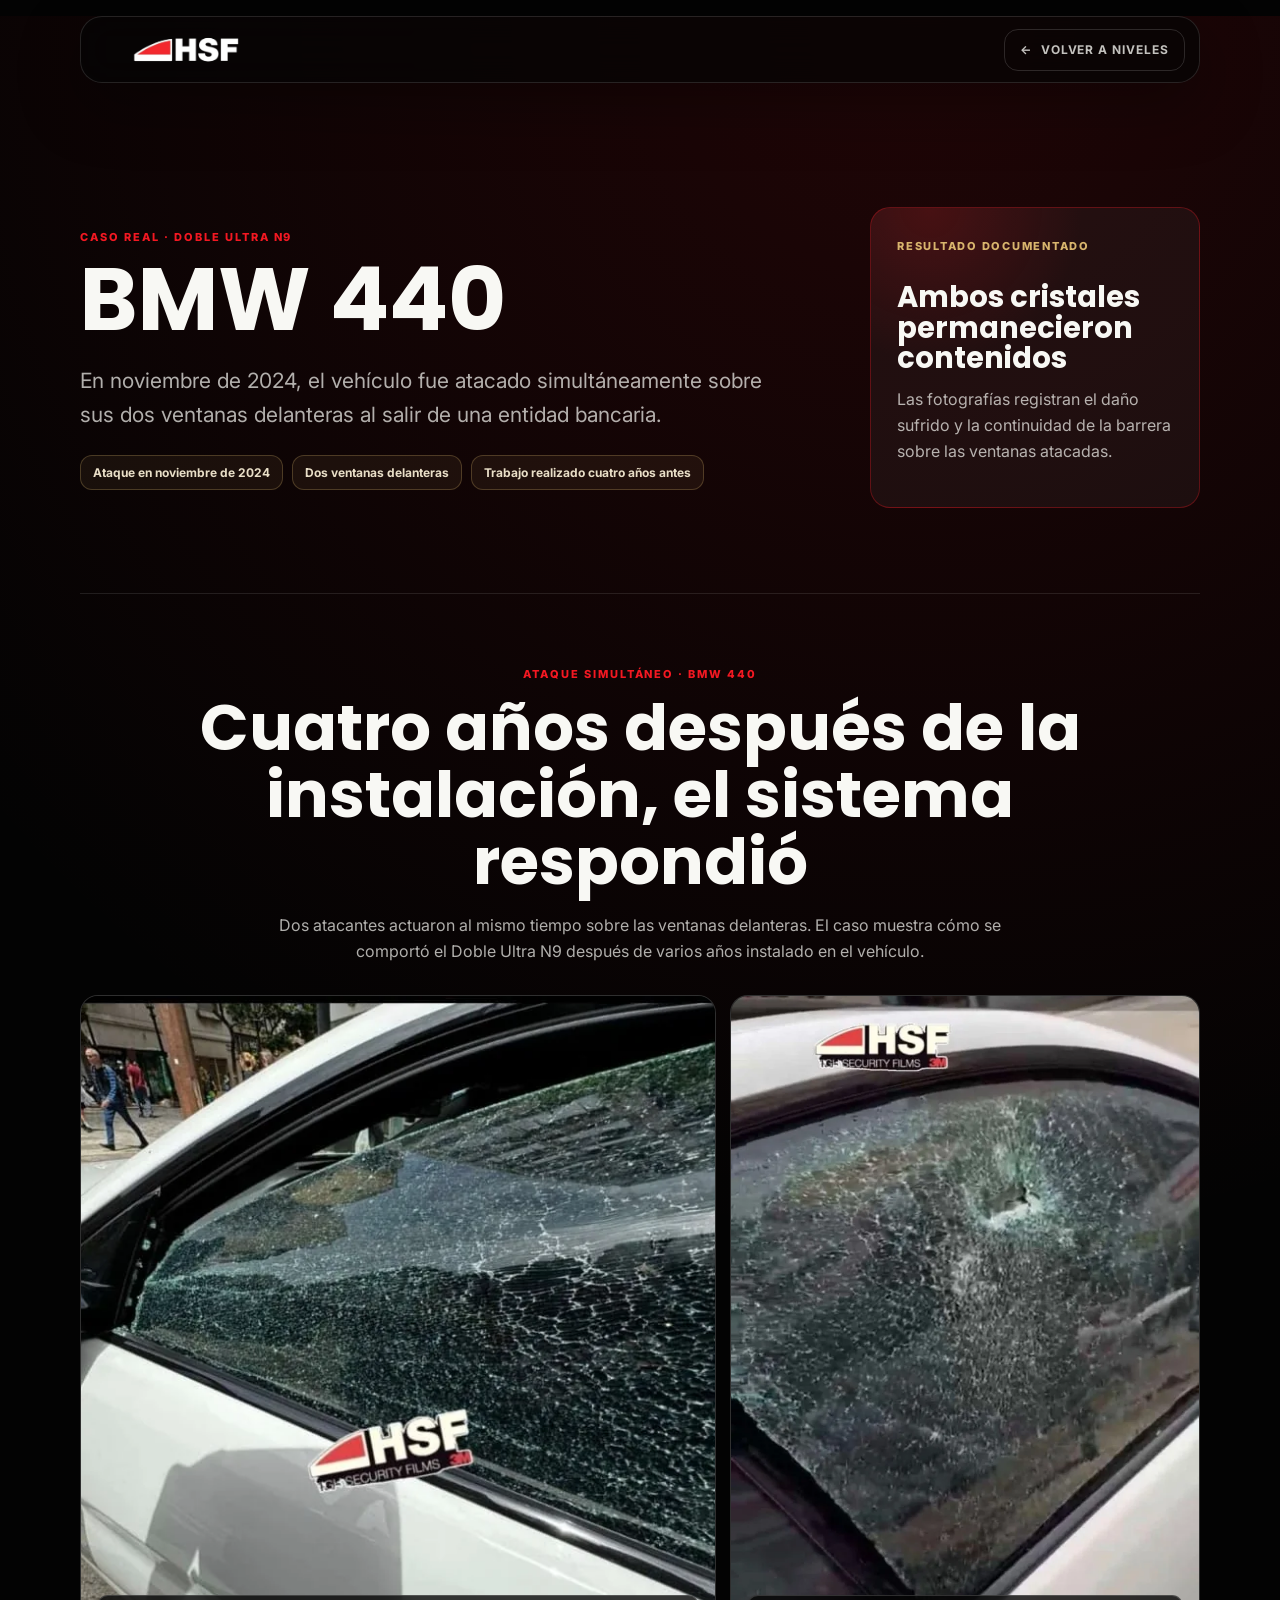
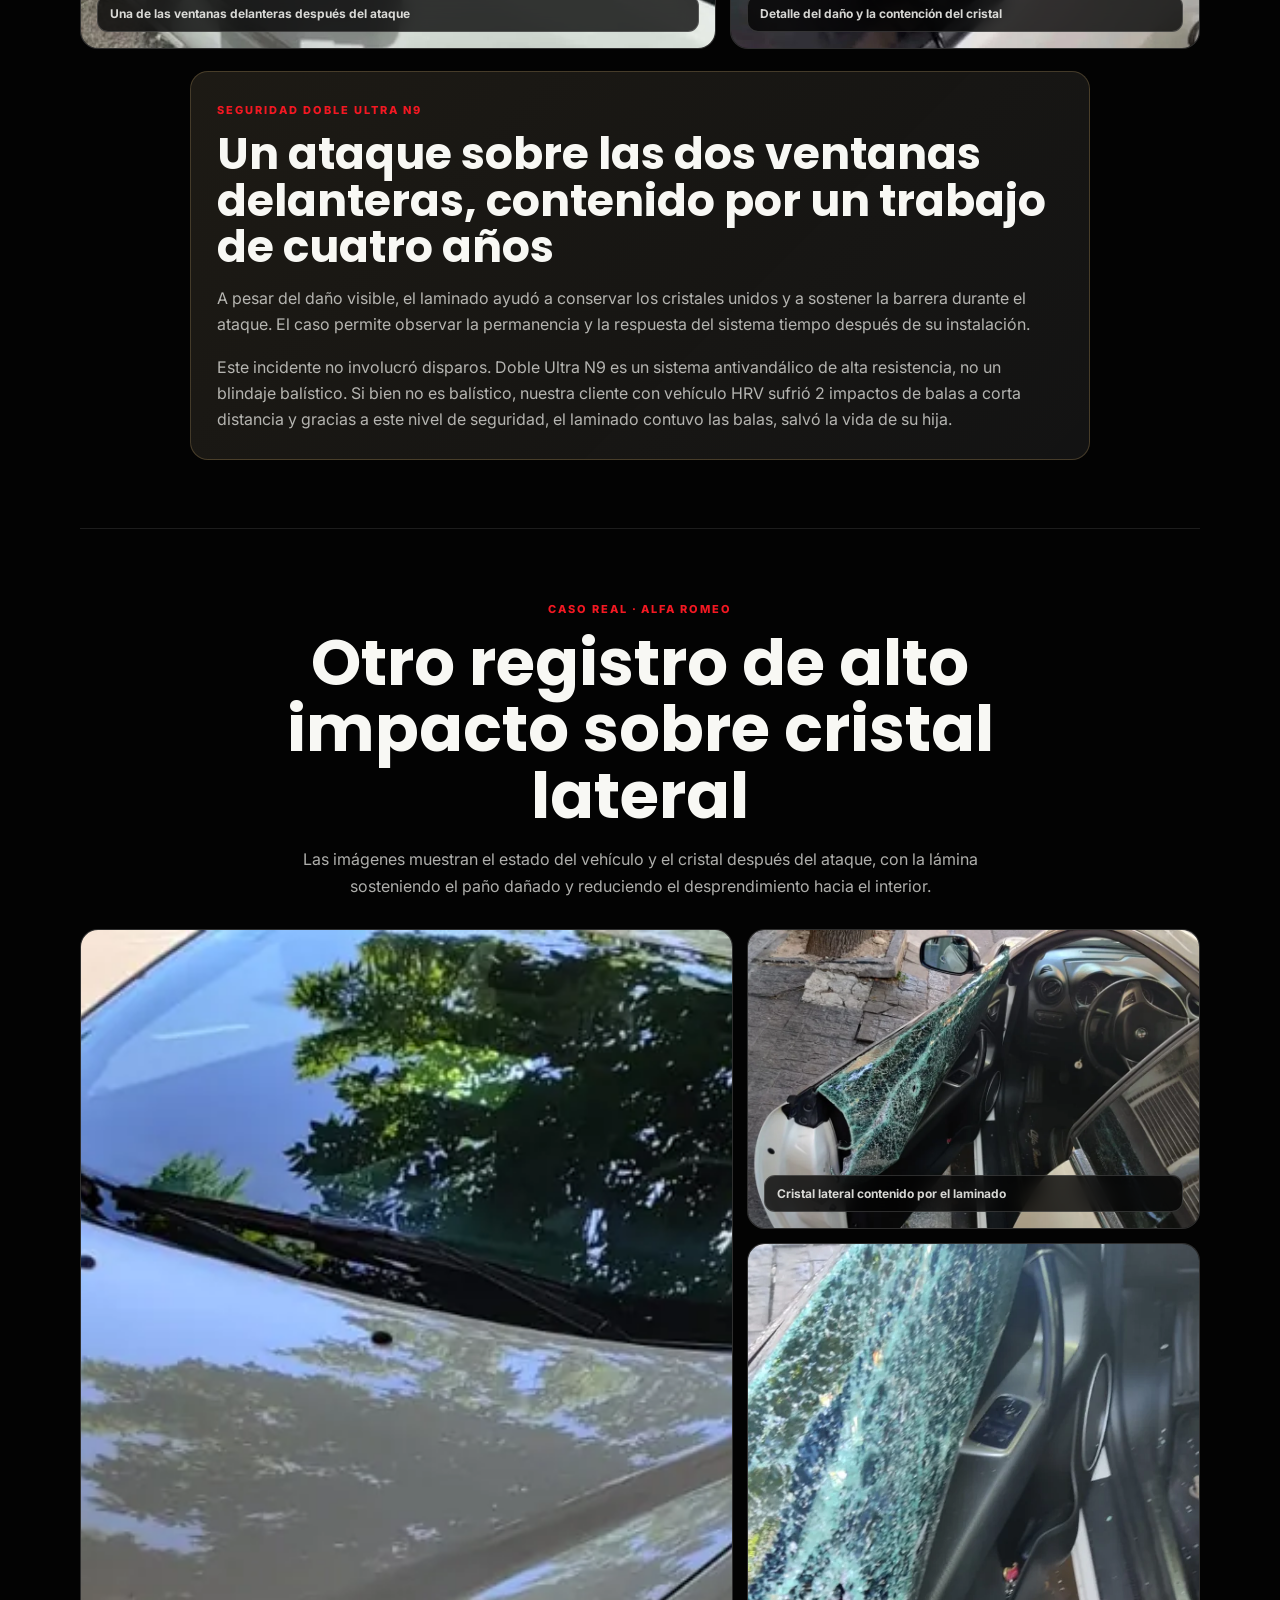
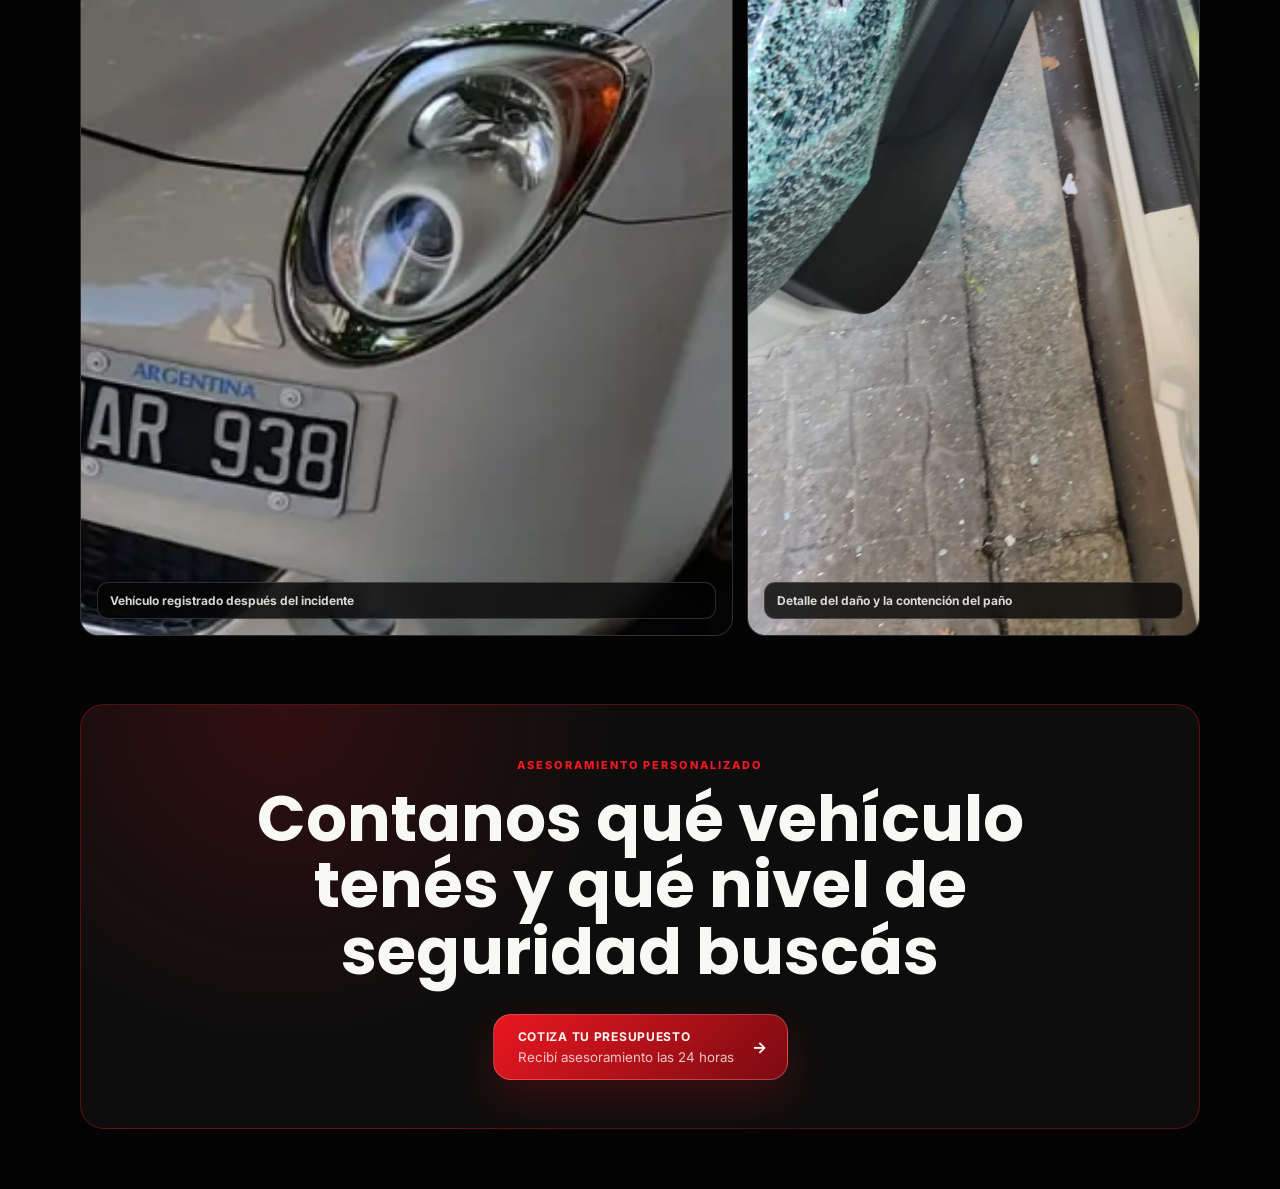
<file: nivel-doble-ultra-n9.html>
<!doctype html>
<html lang="es">
  <head>
    <meta charset="UTF-8" />
    <meta name="viewport" content="width=device-width, initial-scale=1.0" />
    <title>Caso Doble Ultra N9 BMW 440 | High Security Films</title>
    <meta
      name="description"
      content="Caso real de un BMW 440 protegido con Doble Ultra N9 que recibió un ataque simultáneo sobre sus dos ventanas delanteras en noviembre de 2024."
    />
    <link rel="preconnect" href="https://fonts.googleapis.com" />
    <link rel="preconnect" href="https://fonts.gstatic.com" crossorigin />
    <link
      href="https://fonts.googleapis.com/css2?family=Inter:wght@300;400;500;600;700&family=Poppins:wght@600;700;800&display=swap"
      rel="stylesheet"
    />
    <link rel="icon" type="image/png" href="assets/logo-hsf-icon.png" />
    <link rel="stylesheet" href="nivel.css" />
    <!-- Meta Pixel Code -->
    <script>
      !function(f,b,e,v,n,t,s)
      {if(f.fbq)return;n=f.fbq=function(){n.callMethod?
      n.callMethod.apply(n,arguments):n.queue.push(arguments)};
      if(!f._fbq)f._fbq=n;n.push=n;n.loaded=!0;n.version='2.0';
      n.queue=[];t=b.createElement(e);t.async=!0;
      t.src=v;s=b.getElementsByTagName(e)[0];
      s.parentNode.insertBefore(t,s)}(window, document,'script',
      'https://connect.facebook.net/en_US/fbevents.js');
      fbq('init', '1426120272886872');
      fbq('track', 'PageView');
    </script>
    <!-- End Meta Pixel Code -->
  </head>
  <body>
    <noscript>
      <img
        height="1"
        width="1"
        style="display:none"
        src="https://www.facebook.com/tr?id=1426120272886872&ev=PageView&noscript=1"
        alt=""
      />
    </noscript>

    <header class="level-header">
      <a class="level-brand" href="index.html#niveles-resistencia" aria-label="Volver a High Security Films">
        <img src="assets/logo-hsf.webp" alt="High Security Films" />
      </a>
      <a class="back-link" href="index.html#niveles-resistencia">
        <span aria-hidden="true">←</span>
        Volver a niveles
      </a>
    </header>

    <main>
      <section class="level-hero">
        <div class="level-hero-copy">
          <span class="eyebrow">Caso real · Doble Ultra N9</span>
          <h1>BMW 440</h1>
          <p>
            En noviembre de 2024, el vehículo fue atacado simultáneamente sobre sus dos ventanas
            delanteras al salir de una entidad bancaria.
          </p>
          <div class="level-tags" aria-label="Datos principales del caso">
            <span>Ataque en noviembre de 2024</span>
            <span>Dos ventanas delanteras</span>
            <span>Trabajo realizado cuatro años antes</span>
          </div>
        </div>
        <aside class="level-summary">
          <span>Resultado documentado</span>
          <strong>Ambos cristales permanecieron contenidos</strong>
          <p>Las fotografías registran el daño sufrido y la continuidad de la barrera sobre las ventanas atacadas.</p>
        </aside>
      </section>

      <section class="level-section case-section">
        <div class="section-title">
          <span>Ataque simultáneo · BMW 440</span>
          <h2>Cuatro años después de la instalación, el sistema respondió</h2>
          <p>
            Dos atacantes actuaron al mismo tiempo sobre las ventanas delanteras. El caso muestra
            cómo se comportó el Doble Ultra N9 después de varios años instalado en el vehículo.
          </p>
        </div>

        <div class="double-case-grid">
          <figure class="double-case-media double-case-wide">
            <img
              src="assets/levels/doble-ultra-n9/bmw-440-01.webp"
              alt="Ventana delantera del BMW 440 dañada y contenida por Doble Ultra N9"
            />
            <figcaption>Una de las ventanas delanteras después del ataque</figcaption>
          </figure>
          <figure class="double-case-media double-case-detail">
            <img
              src="assets/levels/doble-ultra-n9/bmw-440-02.webp"
              alt="Detalle del impacto sobre el cristal del BMW 440"
            />
            <figcaption>Detalle del daño y la contención del cristal</figcaption>
          </figure>
        </div>

        <article class="case-story">
          <span>Seguridad Doble Ultra N9</span>
          <h3>Un ataque sobre las dos ventanas delanteras, contenido por un trabajo de cuatro años</h3>
          <p>
            A pesar del daño visible, el laminado ayudó a conservar los cristales unidos y a
            sostener la barrera durante el ataque. El caso permite observar la permanencia y la
            respuesta del sistema tiempo después de su instalación.
          </p>
          <p>
            Este incidente no involucró disparos. Doble Ultra N9 es un sistema antivandálico
            de alta resistencia, no un blindaje balístico. Si bien no es balístico, nuestra
            cliente con vehículo HRV sufrió 2 impactos de balas a corta distancia y gracias a
            este nivel de seguridad, el laminado contuvo las balas, salvó la vida de su hija.
          </p>
        </article>
      </section>

      <section class="level-section case-section">
        <div class="section-title">
          <span>Caso real · Alfa Romeo</span>
          <h2>Otro registro de alto impacto sobre cristal lateral</h2>
          <p>
            Las imágenes muestran el estado del vehículo y el cristal después del ataque, con
            la lámina sosteniendo el paño dañado y reduciendo el desprendimiento hacia el interior.
          </p>
        </div>

        <div class="alfa-case-grid">
          <figure class="alfa-case-media alfa-case-main">
            <img
              src="assets/levels/doble-ultra-n9/alfa-romeo/alfa-romeo-01.webp"
              alt="Alfa Romeo con cristal lateral protegido por laminado de seguridad"
            />
            <figcaption>Vehículo registrado después del incidente</figcaption>
          </figure>
          <figure class="alfa-case-media">
            <img
              src="assets/levels/doble-ultra-n9/alfa-romeo/alfa-romeo-02.webp"
              alt="Cristal lateral del Alfa Romeo contenido por la lámina después del ataque"
            />
            <figcaption>Cristal lateral contenido por el laminado</figcaption>
          </figure>
          <figure class="alfa-case-media">
            <img
              src="assets/levels/doble-ultra-n9/alfa-romeo/alfa-romeo-03.webp"
              alt="Detalle del cristal dañado del Alfa Romeo sostenido por la lámina"
            />
            <figcaption>Detalle del daño y la contención del paño</figcaption>
          </figure>
        </div>
      </section>

      <section class="level-cta">
        <span>Asesoramiento personalizado</span>
        <h2>Contanos qué vehículo tenés y qué nivel de seguridad buscás</h2>
        <a
          href="https://wa.me/5491154255845?text=Hola%20Javier,%20quiero%20consultar%20por%20los%20cristales%20antivand%C3%A1licos%20polarizados%20premium,%20para%20mi%20veh%C3%ADculo"
          target="_blank"
          rel="noopener"
        >
          <span>
            <strong>Cotiza tu presupuesto</strong>
            <small>Recibí asesoramiento las 24 horas</small>
          </span>
          <b aria-hidden="true">→</b>
        </a>
      </section>
    </main>
  </body>
</html>
</file>
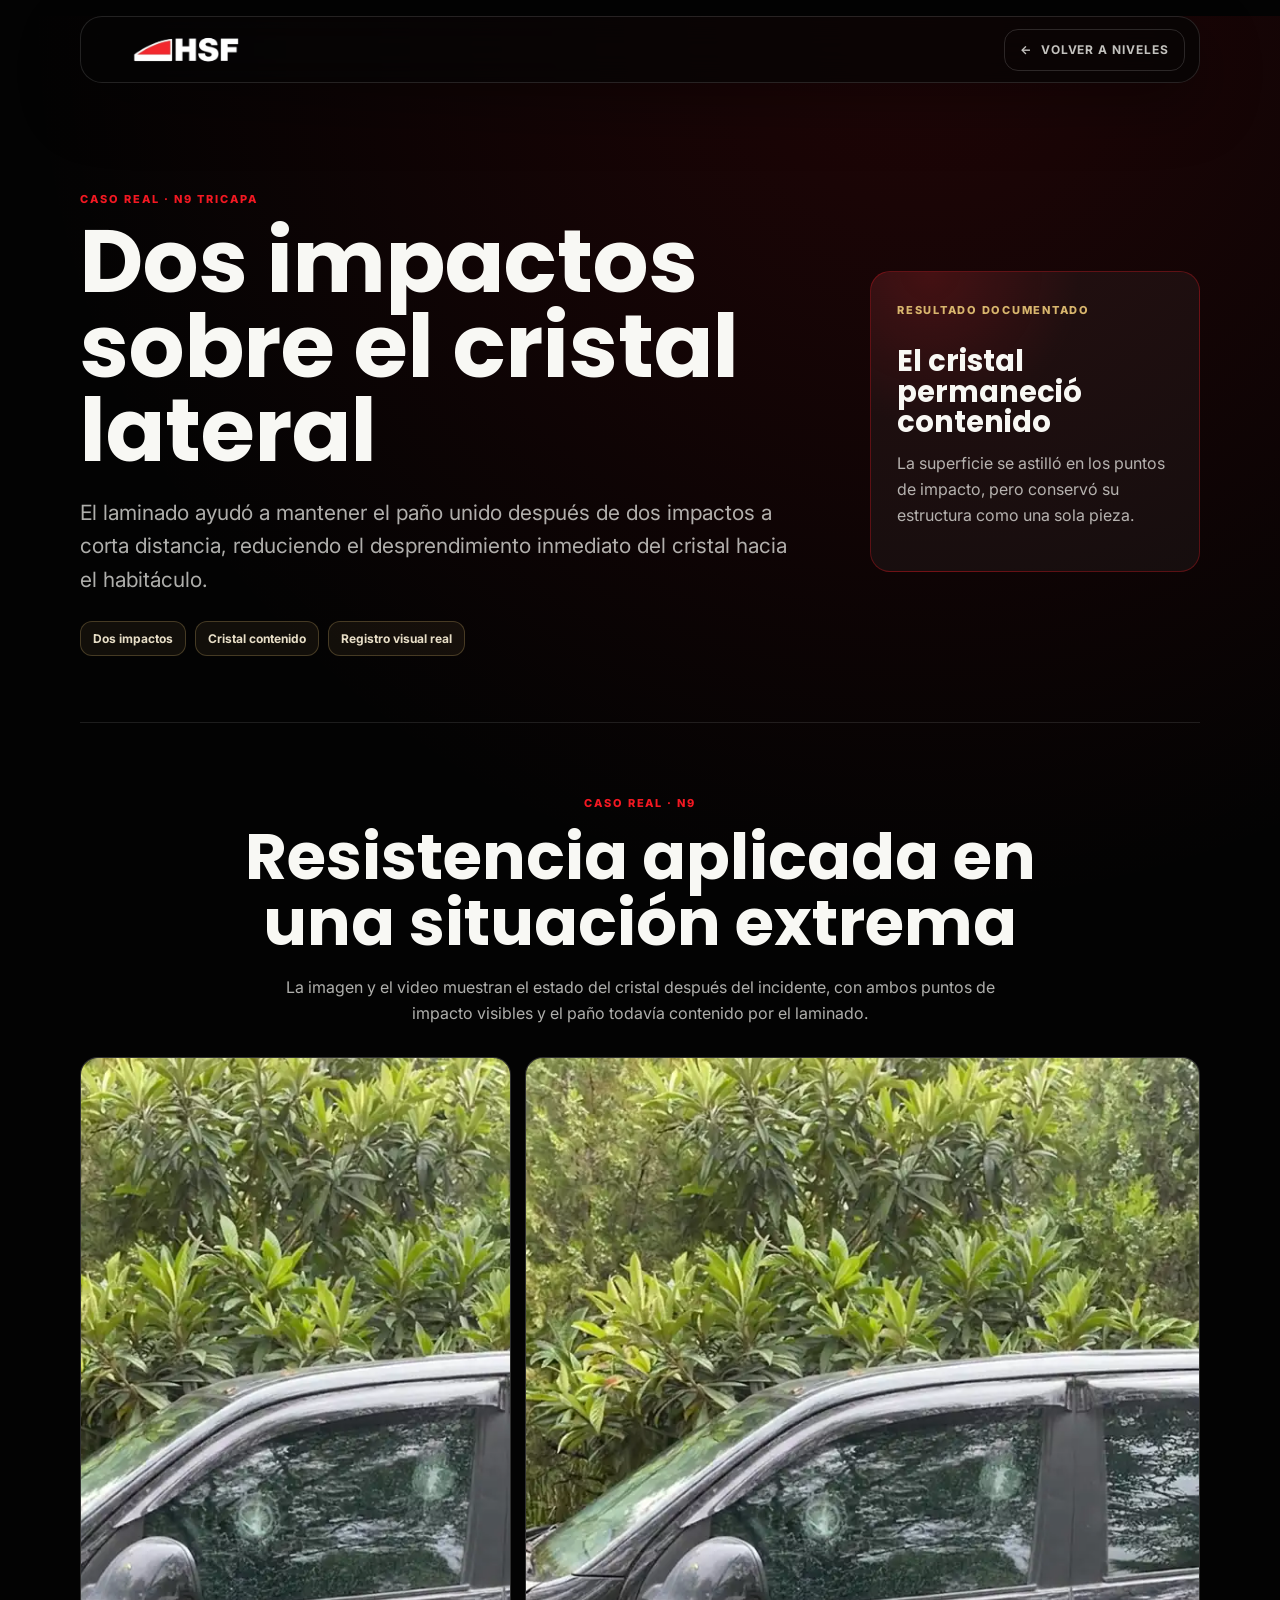
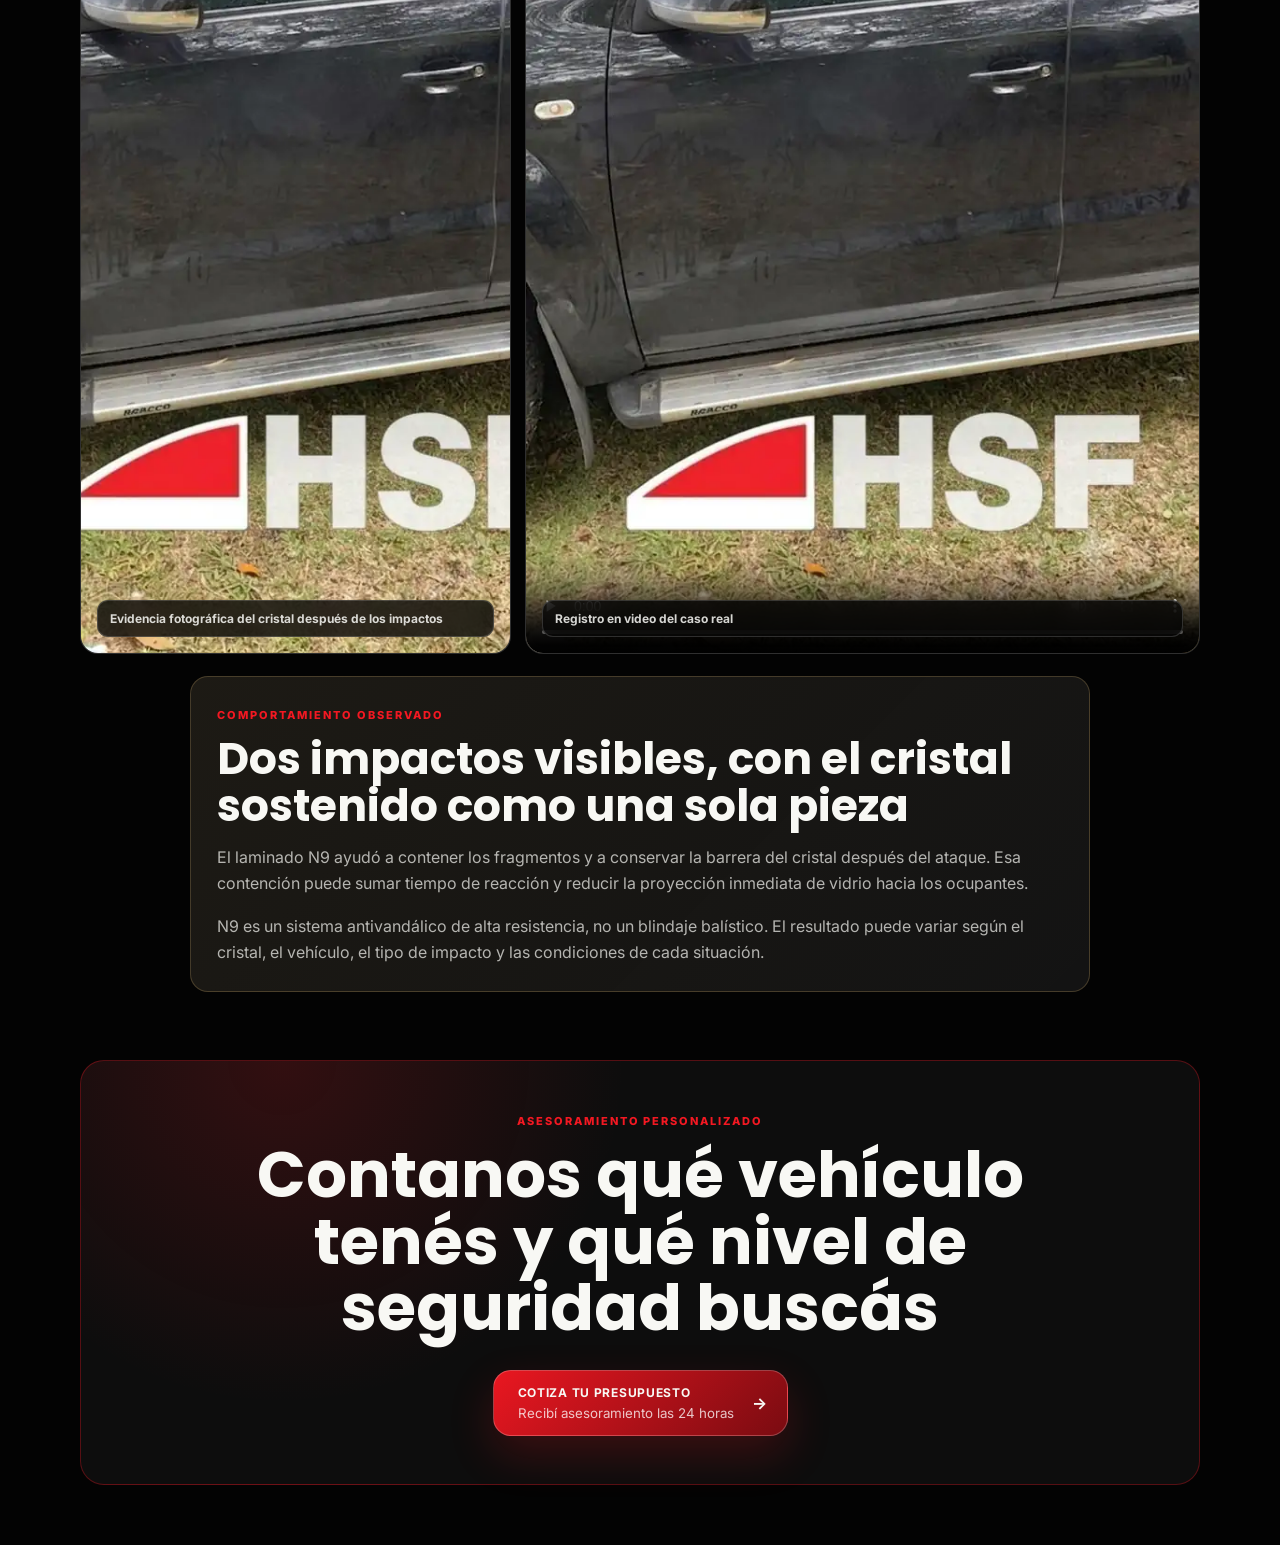
<file: nivel-n9.html>
<!doctype html>
<html lang="es">
  <head>
    <meta charset="UTF-8" />
    <meta name="viewport" content="width=device-width, initial-scale=1.0" />
    <title>Caso real N9 | High Security Films</title>
    <meta
      name="description"
      content="Caso real de un cristal lateral protegido con laminado antivandálico N9 de High Security Films tras recibir dos impactos."
    />
    <link rel="preconnect" href="https://fonts.googleapis.com" />
    <link rel="preconnect" href="https://fonts.gstatic.com" crossorigin />
    <link
      href="https://fonts.googleapis.com/css2?family=Inter:wght@300;400;500;600;700&family=Poppins:wght@600;700;800&display=swap"
      rel="stylesheet"
    />
    <link rel="icon" type="image/png" href="assets/logo-hsf-icon.png" />
    <link rel="stylesheet" href="nivel.css" />
    <!-- Meta Pixel Code -->
    <script>
      !function(f,b,e,v,n,t,s)
      {if(f.fbq)return;n=f.fbq=function(){n.callMethod?
      n.callMethod.apply(n,arguments):n.queue.push(arguments)};
      if(!f._fbq)f._fbq=n;n.push=n;n.loaded=!0;n.version='2.0';
      n.queue=[];t=b.createElement(e);t.async=!0;
      t.src=v;s=b.getElementsByTagName(e)[0];
      s.parentNode.insertBefore(t,s)}(window, document,'script',
      'https://connect.facebook.net/en_US/fbevents.js');
      fbq('init', '1426120272886872');
      fbq('track', 'PageView');
    </script>
    <!-- End Meta Pixel Code -->
  </head>
  <body>
    <noscript>
      <img
        height="1"
        width="1"
        style="display:none"
        src="https://www.facebook.com/tr?id=1426120272886872&ev=PageView&noscript=1"
        alt=""
      />
    </noscript>

    <header class="level-header">
      <a class="level-brand" href="index.html#niveles-resistencia" aria-label="Volver a High Security Films">
        <img src="assets/logo-hsf.webp" alt="High Security Films" />
      </a>
      <a class="back-link" href="index.html#niveles-resistencia">
        <span aria-hidden="true">←</span>
        Volver a niveles
      </a>
    </header>

    <main>
      <section class="level-hero">
        <div class="level-hero-copy">
          <span class="eyebrow">Caso real · N9 Tricapa</span>
          <h1>Dos impactos sobre el cristal lateral</h1>
          <p>
            El laminado ayudó a mantener el paño unido después de dos impactos a corta distancia,
            reduciendo el desprendimiento inmediato del cristal hacia el habitáculo.
          </p>
          <div class="level-tags" aria-label="Datos principales del caso">
            <span>Dos impactos</span>
            <span>Cristal contenido</span>
            <span>Registro visual real</span>
          </div>
        </div>
        <aside class="level-summary">
          <span>Resultado documentado</span>
          <strong>El cristal permaneció contenido</strong>
          <p>La superficie se astilló en los puntos de impacto, pero conservó su estructura como una sola pieza.</p>
        </aside>
      </section>

      <section class="level-section case-section">
        <div class="section-title">
          <span>Caso real · N9</span>
          <h2>Resistencia aplicada en una situación extrema</h2>
          <p>
            La imagen y el video muestran el estado del cristal después del incidente, con ambos
            puntos de impacto visibles y el paño todavía contenido por el laminado.
          </p>
        </div>

        <div class="n9-media-grid">
          <figure class="n9-media n9-photo">
            <img
              src="assets/levels/n9-caso-real/caso-n9.webp"
              alt="Vehículo con dos impactos contenidos en el cristal lateral protegido con N9"
            />
            <figcaption>Evidencia fotográfica del cristal después de los impactos</figcaption>
          </figure>
          <figure class="n9-media n9-video">
            <video
              controls
              playsinline
              preload="none"
              poster="assets/levels/n9-caso-real/caso-n9.webp"
              aria-label="Video del caso real N9"
            >
              <source src="assets/levels/n9-caso-real/caso-n9.mp4" type="video/mp4" />
              Tu navegador no puede reproducir este video.
            </video>
            <figcaption>Registro en video del caso real</figcaption>
          </figure>
        </div>

        <article class="case-story">
          <span>Comportamiento observado</span>
          <h3>Dos impactos visibles, con el cristal sostenido como una sola pieza</h3>
          <p>
            El laminado N9 ayudó a contener los fragmentos y a conservar la barrera del cristal
            después del ataque. Esa contención puede sumar tiempo de reacción y reducir la
            proyección inmediata de vidrio hacia los ocupantes.
          </p>
          <p>
            N9 es un sistema antivandálico de alta resistencia, no un blindaje balístico. El
            resultado puede variar según el cristal, el vehículo, el tipo de impacto y las
            condiciones de cada situación.
          </p>
        </article>
      </section>

      <section class="level-cta">
        <span>Asesoramiento personalizado</span>
        <h2>Contanos qué vehículo tenés y qué nivel de seguridad buscás</h2>
        <a
          href="https://wa.me/5491154255845?text=Hola%20Javier,%20quiero%20consultar%20por%20los%20cristales%20antivand%C3%A1licos%20polarizados%20premium,%20para%20mi%20veh%C3%ADculo"
          target="_blank"
          rel="noopener"
        >
          <span>
            <strong>Cotiza tu presupuesto</strong>
            <small>Recibí asesoramiento las 24 horas</small>
          </span>
          <b aria-hidden="true">→</b>
        </a>
      </section>
    </main>
  </body>
</html>
</file>
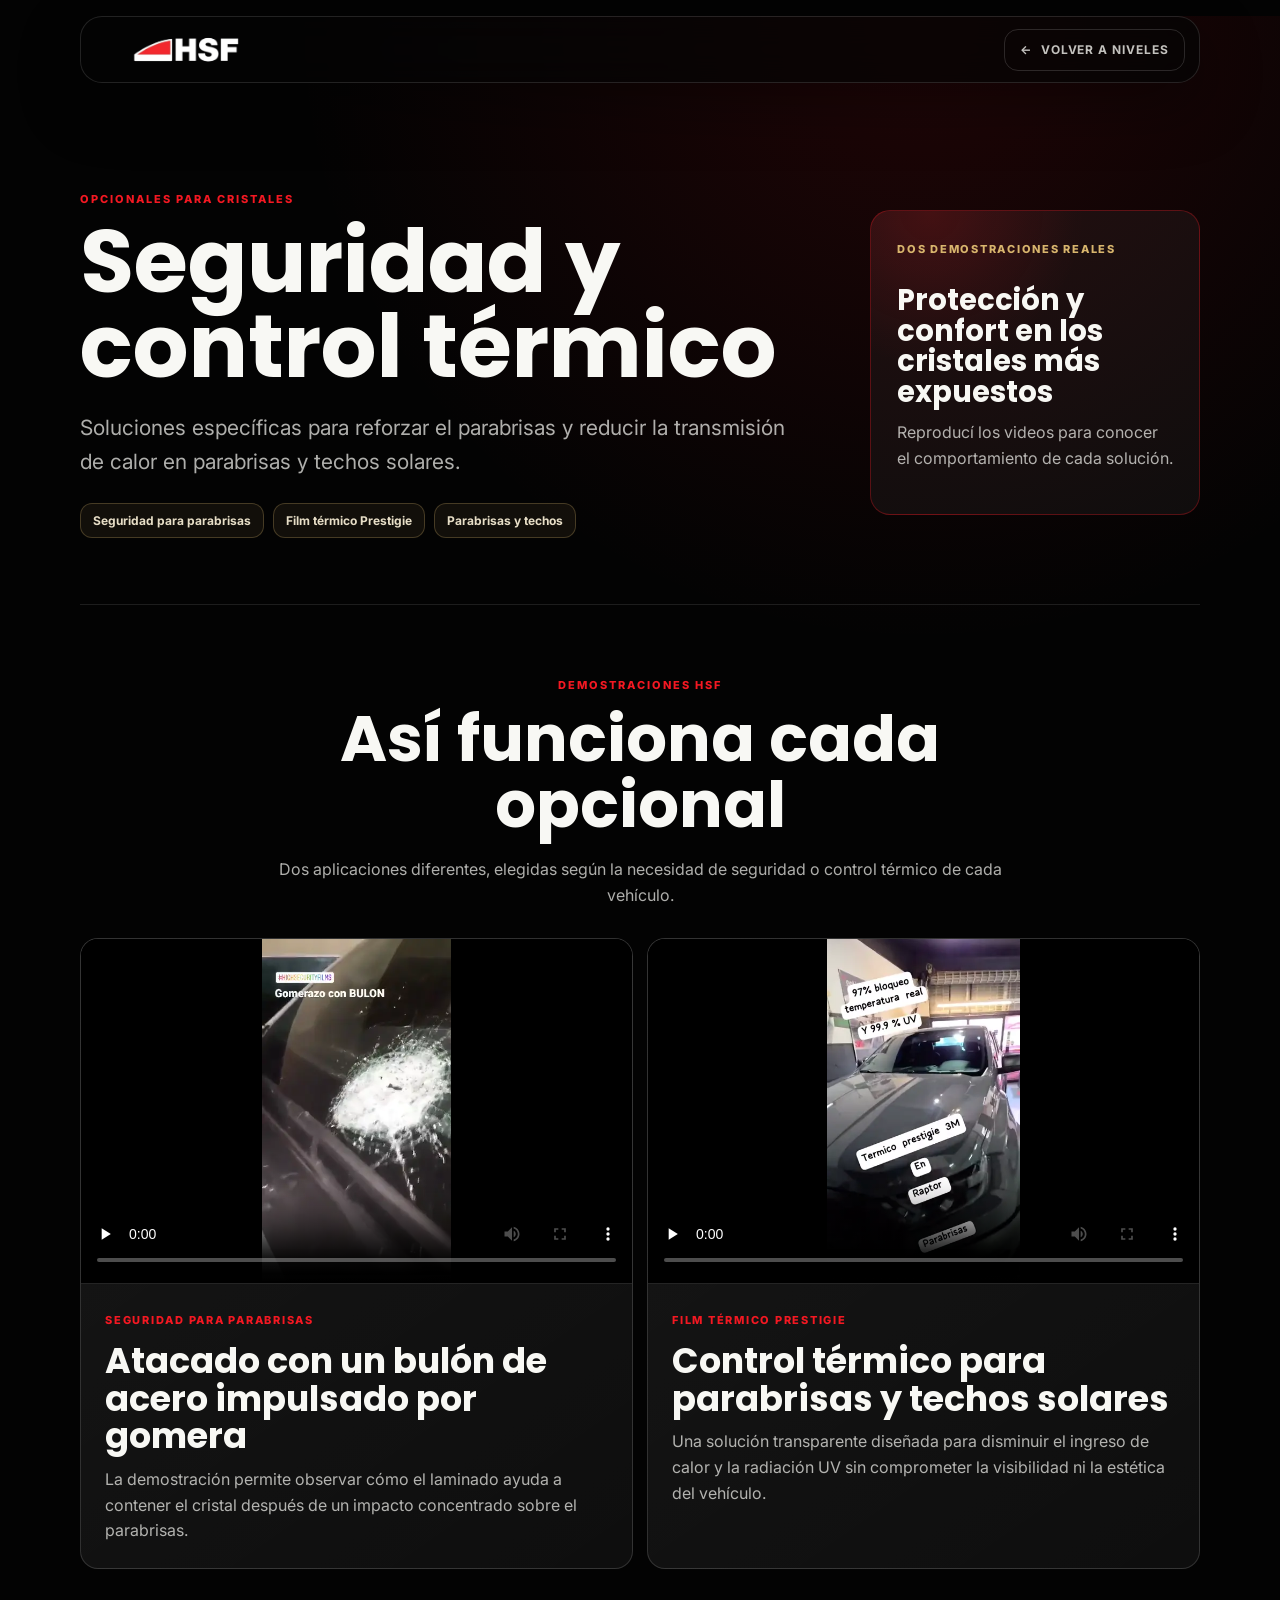
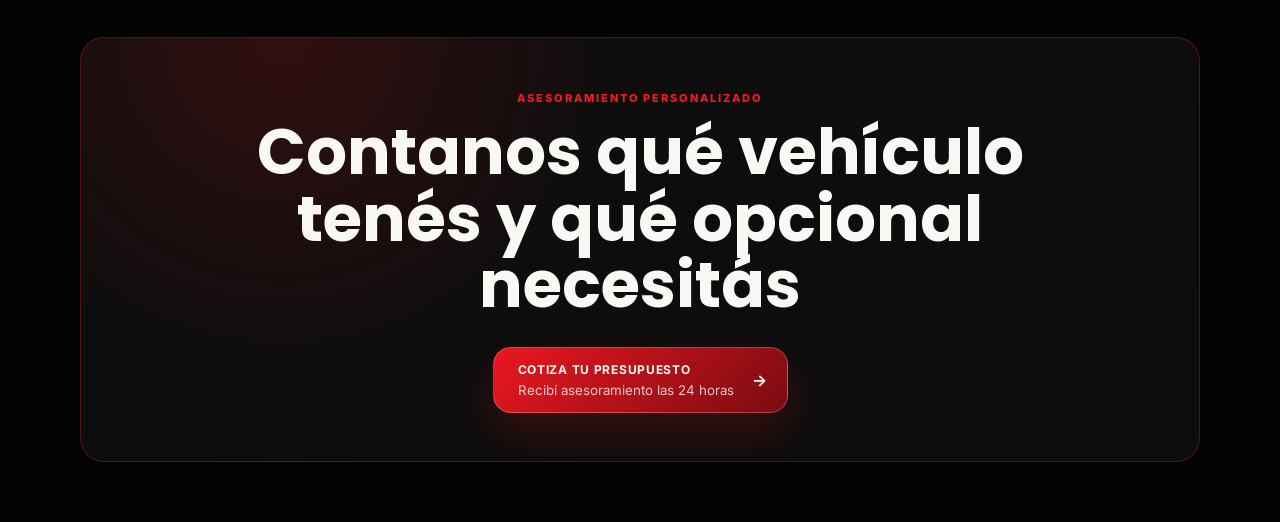
<file: nivel-opcionales.html>
<!doctype html>
<html lang="es">
  <head>
    <meta charset="UTF-8" />
    <meta name="viewport" content="width=device-width, initial-scale=1.0" />
    <title>Opcionales para parabrisas y techos | High Security Films</title>
    <meta
      name="description"
      content="Demostraciones de laminado de seguridad para parabrisas y film térmico Prestigie para parabrisas y techos."
    />
    <link rel="preconnect" href="https://fonts.googleapis.com" />
    <link rel="preconnect" href="https://fonts.gstatic.com" crossorigin />
    <link
      href="https://fonts.googleapis.com/css2?family=Inter:wght@300;400;500;600;700&family=Poppins:wght@600;700;800&display=swap"
      rel="stylesheet"
    />
    <link rel="icon" type="image/png" href="assets/logo-hsf-icon.png" />
    <link rel="stylesheet" href="nivel.css" />
    <!-- Meta Pixel Code -->
    <script>
      !function(f,b,e,v,n,t,s)
      {if(f.fbq)return;n=f.fbq=function(){n.callMethod?
      n.callMethod.apply(n,arguments):n.queue.push(arguments)};
      if(!f._fbq)f._fbq=n;n.push=n;n.loaded=!0;n.version='2.0';
      n.queue=[];t=b.createElement(e);t.async=!0;
      t.src=v;s=b.getElementsByTagName(e)[0];
      s.parentNode.insertBefore(t,s)}(window, document,'script',
      'https://connect.facebook.net/en_US/fbevents.js');
      fbq('init', '1426120272886872');
      fbq('track', 'PageView');
    </script>
    <!-- End Meta Pixel Code -->
  </head>
  <body>
    <noscript>
      <img
        height="1"
        width="1"
        style="display:none"
        src="https://www.facebook.com/tr?id=1426120272886872&ev=PageView&noscript=1"
        alt=""
      />
    </noscript>

    <header class="level-header">
      <a class="level-brand" href="index.html#niveles-resistencia" aria-label="Volver a High Security Films">
        <img src="assets/logo-hsf.webp" alt="High Security Films" />
      </a>
      <a class="back-link" href="index.html#niveles-resistencia">
        <span aria-hidden="true">←</span>
        Volver a niveles
      </a>
    </header>

    <main>
      <section class="level-hero">
        <div class="level-hero-copy">
          <span class="eyebrow">Opcionales para cristales</span>
          <h1>Seguridad y control térmico</h1>
          <p>
            Soluciones específicas para reforzar el parabrisas y reducir la transmisión de calor
            en parabrisas y techos solares.
          </p>
          <div class="level-tags" aria-label="Opcionales disponibles">
            <span>Seguridad para parabrisas</span>
            <span>Film térmico Prestigie</span>
            <span>Parabrisas y techos</span>
          </div>
        </div>
        <aside class="level-summary">
          <span>Dos demostraciones reales</span>
          <strong>Protección y confort en los cristales más expuestos</strong>
          <p>Reproducí los videos para conocer el comportamiento de cada solución.</p>
        </aside>
      </section>

      <section class="level-section case-section">
        <div class="section-title">
          <span>Demostraciones HSF</span>
          <h2>Así funciona cada opcional</h2>
          <p>
            Dos aplicaciones diferentes, elegidas según la necesidad de seguridad o control
            térmico de cada vehículo.
          </p>
        </div>

        <div class="optional-video-grid">
          <article class="optional-demo">
            <div class="optional-video">
              <video controls playsinline preload="none" poster="assets/levels/opcionales/seguridad-parabrisas-poster.webp" aria-label="Demostración de seguridad para parabrisas">
                <source src="assets/levels/opcionales/seguridad-parabrisas.mp4" type="video/mp4" />
                Tu navegador no puede reproducir este video.
              </video>
            </div>
            <div class="optional-copy">
              <span>Seguridad para parabrisas</span>
              <h3>Atacado con un bulón de acero impulsado por gomera</h3>
              <p>
                La demostración permite observar cómo el laminado ayuda a contener el cristal
                después de un impacto concentrado sobre el parabrisas.
              </p>
            </div>
          </article>

          <article class="optional-demo">
            <div class="optional-video">
              <video controls playsinline preload="none" poster="assets/levels/opcionales/film-termico-raptor-poster.webp" aria-label="Demostración de film térmico para vehículo">
                <source src="assets/levels/opcionales/film-termico-raptor.mp4" type="video/mp4" />
                Tu navegador no puede reproducir este video.
              </video>
            </div>
            <div class="optional-copy">
              <span>Film térmico Prestigie</span>
              <h3>Control térmico para parabrisas y techos solares</h3>
              <p>
                Una solución transparente diseñada para disminuir el ingreso de calor y la
                radiación UV sin comprometer la visibilidad ni la estética del vehículo.
              </p>
            </div>
          </article>
        </div>
      </section>

      <section class="level-cta">
        <span>Asesoramiento personalizado</span>
        <h2>Contanos qué vehículo tenés y qué opcional necesitás</h2>
        <a
          href="https://wa.me/5491154255845?text=Hola%20Javier,%20quiero%20consultar%20por%20los%20cristales%20antivand%C3%A1licos%20polarizados%20premium,%20para%20mi%20veh%C3%ADculo"
          target="_blank"
          rel="noopener"
        >
          <span>
            <strong>Cotiza tu presupuesto</strong>
            <small>Recibí asesoramiento las 24 horas</small>
          </span>
          <b aria-hidden="true">→</b>
        </a>
      </section>
    </main>
  </body>
</html>
</file>
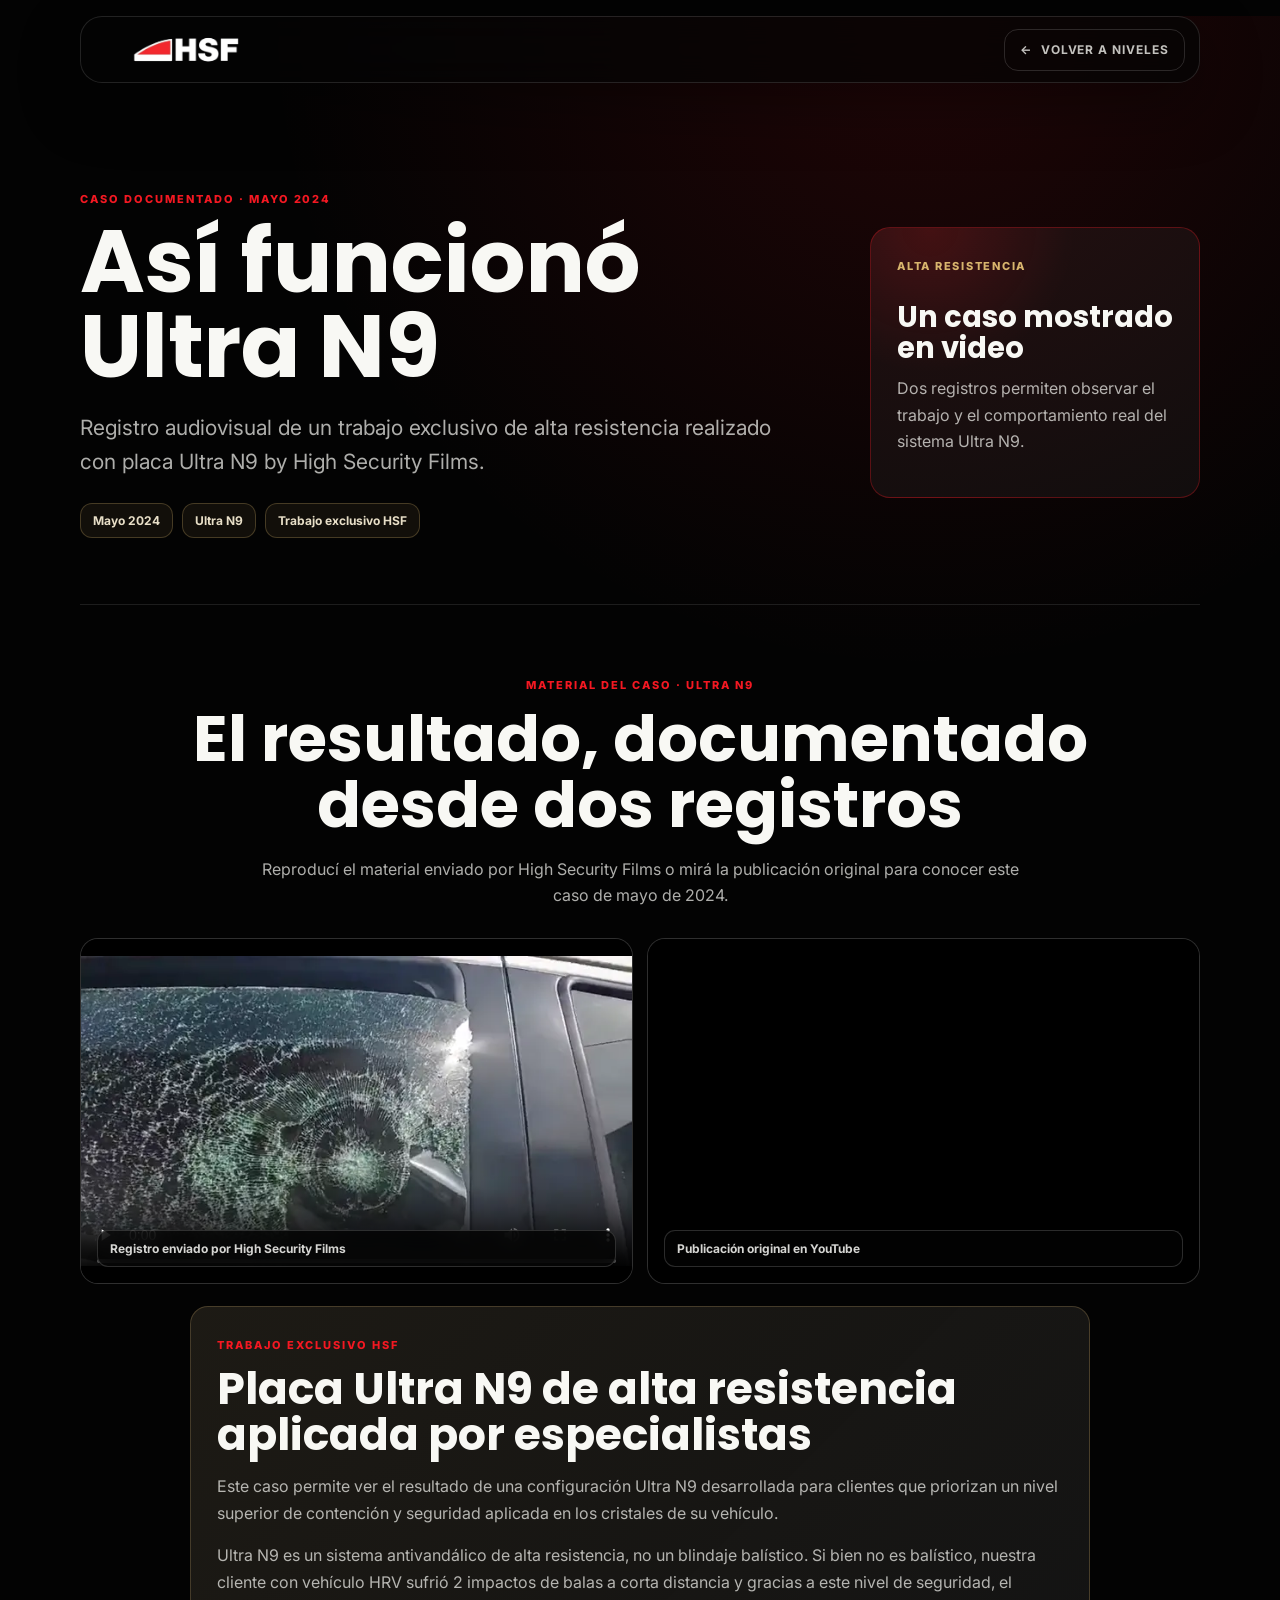
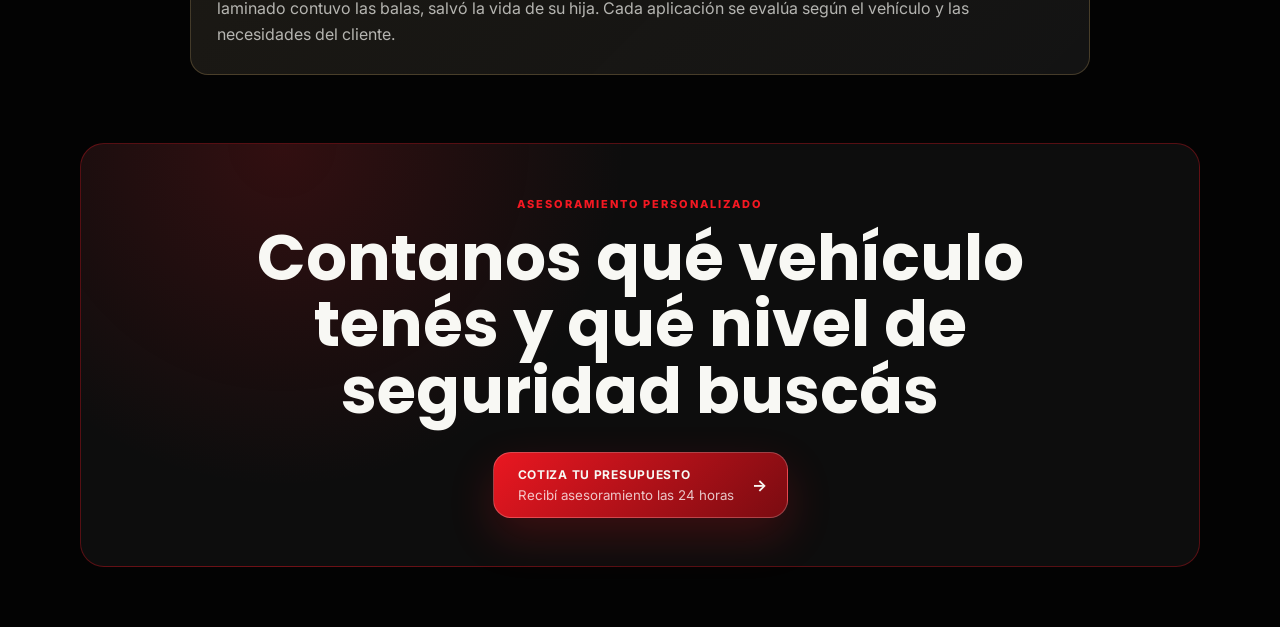
<file: nivel-ultra-n9.html>
<!doctype html>
<html lang="es">
  <head>
    <meta charset="UTF-8" />
    <meta name="viewport" content="width=device-width, initial-scale=1.0" />
    <title>Caso Ultra N9 · Mayo 2024 | High Security Films</title>
    <meta
      name="description"
      content="Registro audiovisual de mayo de 2024 de una placa Ultra N9 de alta resistencia desarrollada por High Security Films."
    />
    <link rel="preconnect" href="https://fonts.googleapis.com" />
    <link rel="preconnect" href="https://fonts.gstatic.com" crossorigin />
    <link
      href="https://fonts.googleapis.com/css2?family=Inter:wght@300;400;500;600;700&family=Poppins:wght@600;700;800&display=swap"
      rel="stylesheet"
    />
    <link rel="icon" type="image/png" href="assets/logo-hsf-icon.png" />
    <link rel="stylesheet" href="nivel.css" />
    <!-- Meta Pixel Code -->
    <script>
      !function(f,b,e,v,n,t,s)
      {if(f.fbq)return;n=f.fbq=function(){n.callMethod?
      n.callMethod.apply(n,arguments):n.queue.push(arguments)};
      if(!f._fbq)f._fbq=n;n.push=n;n.loaded=!0;n.version='2.0';
      n.queue=[];t=b.createElement(e);t.async=!0;
      t.src=v;s=b.getElementsByTagName(e)[0];
      s.parentNode.insertBefore(t,s)}(window, document,'script',
      'https://connect.facebook.net/en_US/fbevents.js');
      fbq('init', '1426120272886872');
      fbq('track', 'PageView');
    </script>
    <!-- End Meta Pixel Code -->
  </head>
  <body>
    <noscript>
      <img
        height="1"
        width="1"
        style="display:none"
        src="https://www.facebook.com/tr?id=1426120272886872&ev=PageView&noscript=1"
        alt=""
      />
    </noscript>

    <header class="level-header">
      <a class="level-brand" href="index.html#niveles-resistencia" aria-label="Volver a High Security Films">
        <img src="assets/logo-hsf.webp" alt="High Security Films" />
      </a>
      <a class="back-link" href="index.html#niveles-resistencia">
        <span aria-hidden="true">←</span>
        Volver a niveles
      </a>
    </header>

    <main>
      <section class="level-hero">
        <div class="level-hero-copy">
          <span class="eyebrow">Caso documentado · Mayo 2024</span>
          <h1>Así funcionó Ultra N9</h1>
          <p>
            Registro audiovisual de un trabajo exclusivo de alta resistencia realizado con placa
            Ultra N9 by High Security Films.
          </p>
          <div class="level-tags" aria-label="Datos principales del caso">
            <span>Mayo 2024</span>
            <span>Ultra N9</span>
            <span>Trabajo exclusivo HSF</span>
          </div>
        </div>
        <aside class="level-summary">
          <span>Alta resistencia</span>
          <strong>Un caso mostrado en video</strong>
          <p>Dos registros permiten observar el trabajo y el comportamiento real del sistema Ultra N9.</p>
        </aside>
      </section>

      <section class="level-section case-section">
        <div class="section-title">
          <span>Material del caso · Ultra N9</span>
          <h2>El resultado, documentado desde dos registros</h2>
          <p>
            Reproducí el material enviado por High Security Films o mirá la publicación original
            para conocer este caso de mayo de 2024.
          </p>
        </div>

        <div class="video-case-grid">
          <figure class="video-case">
            <video controls playsinline preload="none" poster="assets/levels/ultra-n9/ultra-n9-poster.webp" aria-label="Video del caso Ultra N9">
              <source src="assets/levels/ultra-n9/ultra-n9.mp4" type="video/mp4" />
              Tu navegador no puede reproducir este video.
            </video>
            <figcaption>Registro enviado por High Security Films</figcaption>
          </figure>
          <figure class="video-case">
            <iframe
              src="https://www.youtube-nocookie.com/embed/ws1-tsA7aU4"
              title="Caso Ultra N9 de High Security Films en YouTube"
              loading="lazy"
              allow="accelerometer; autoplay; clipboard-write; encrypted-media; gyroscope; picture-in-picture; web-share"
              referrerpolicy="strict-origin-when-cross-origin"
              allowfullscreen
            ></iframe>
            <figcaption>Publicación original en YouTube</figcaption>
          </figure>
        </div>

        <article class="case-story">
          <span>Trabajo exclusivo HSF</span>
          <h3>Placa Ultra N9 de alta resistencia aplicada por especialistas</h3>
          <p>
            Este caso permite ver el resultado de una configuración Ultra N9 desarrollada para
            clientes que priorizan un nivel superior de contención y seguridad aplicada en los
            cristales de su vehículo.
          </p>
          <p>
            Ultra N9 es un sistema antivandálico de alta resistencia, no un blindaje balístico.
            Si bien no es balístico, nuestra cliente con vehículo HRV sufrió 2 impactos de balas
            a corta distancia y gracias a este nivel de seguridad, el laminado contuvo las balas,
            salvó la vida de su hija. Cada aplicación se evalúa según el vehículo y las necesidades
            del cliente.
          </p>
        </article>
      </section>

      <section class="level-cta">
        <span>Asesoramiento personalizado</span>
        <h2>Contanos qué vehículo tenés y qué nivel de seguridad buscás</h2>
        <a
          href="https://wa.me/5491154255845?text=Hola%20Javier,%20quiero%20consultar%20por%20los%20cristales%20antivand%C3%A1licos%20polarizados%20premium,%20para%20mi%20veh%C3%ADculo"
          target="_blank"
          rel="noopener"
        >
          <span>
            <strong>Cotiza tu presupuesto</strong>
            <small>Recibí asesoramiento las 24 horas</small>
          </span>
          <b aria-hidden="true">→</b>
        </a>
      </section>
    </main>
  </body>
</html>
</file>
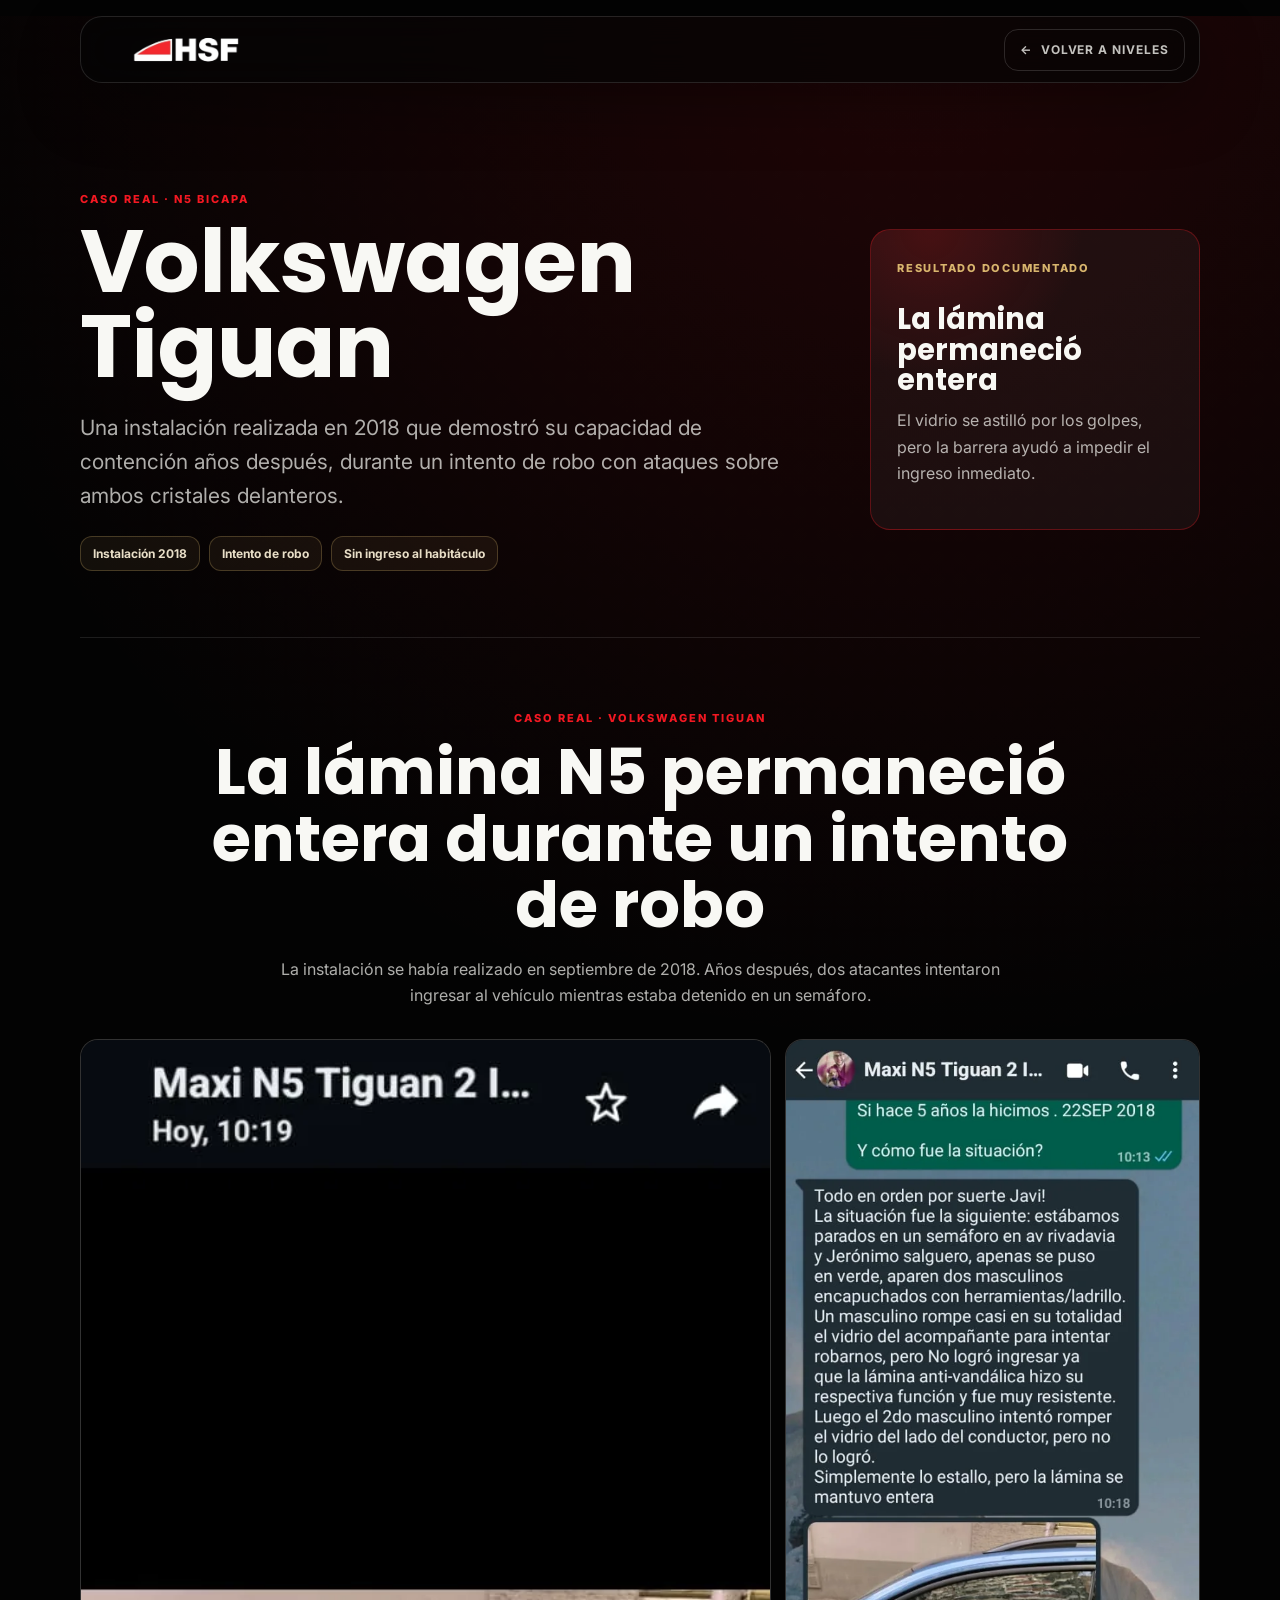
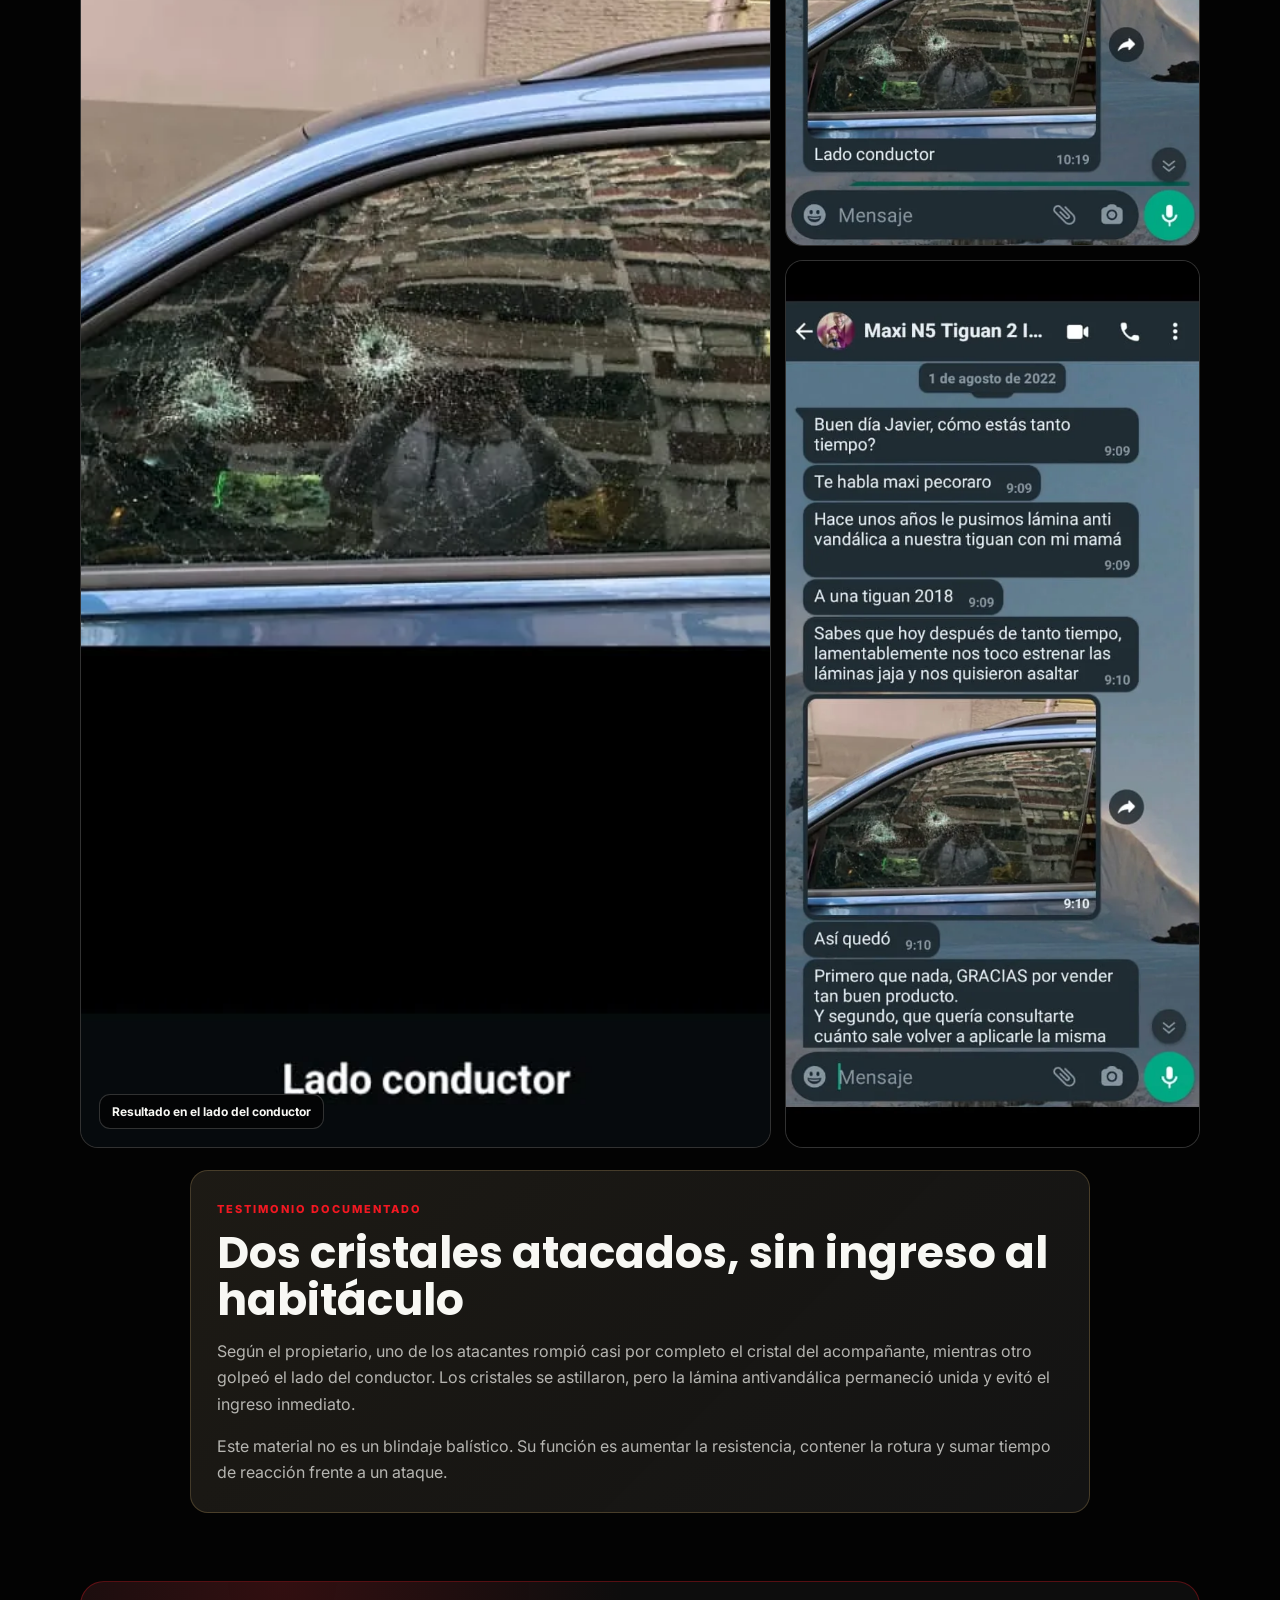
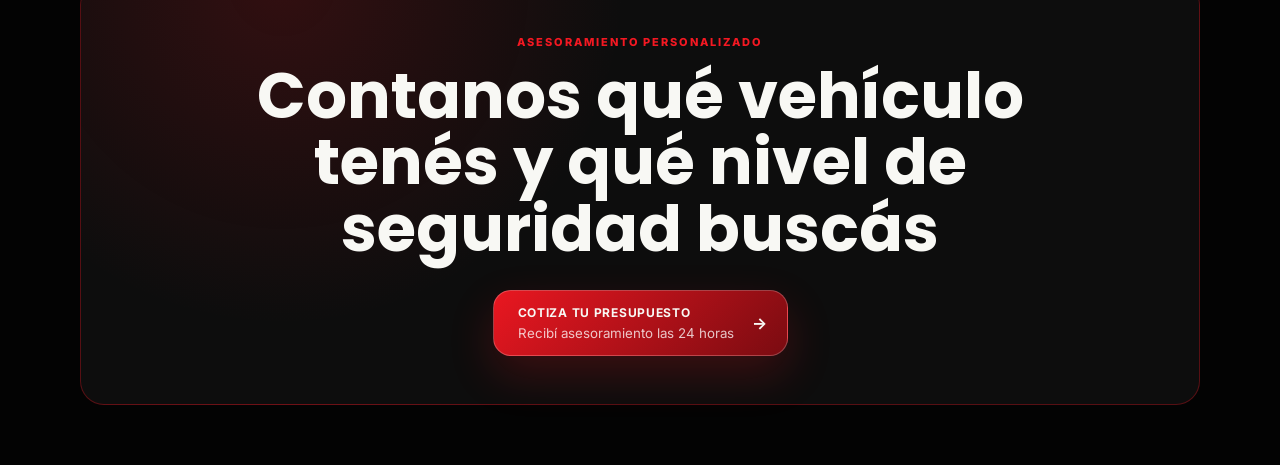
<file: nivel.html>
<!doctype html>
<html lang="es">
  <head>
    <meta charset="UTF-8" />
    <meta name="viewport" content="width=device-width, initial-scale=1.0" />
    <title>Caso real N5 Tiguan | High Security Films</title>
    <meta
      name="description"
      content="Caso real de una Volkswagen Tiguan protegida con laminado antivandálico N5 de High Security Films."
    />
    <link rel="preconnect" href="https://fonts.googleapis.com" />
    <link rel="preconnect" href="https://fonts.gstatic.com" crossorigin />
    <link
      href="https://fonts.googleapis.com/css2?family=Inter:wght@300;400;500;600;700&family=Poppins:wght@600;700;800&display=swap"
      rel="stylesheet"
    />
    <link rel="icon" type="image/png" href="assets/logo-hsf-icon.png" />
    <link rel="stylesheet" href="nivel.css" />
    <!-- Meta Pixel Code -->
    <script>
      !function(f,b,e,v,n,t,s)
      {if(f.fbq)return;n=f.fbq=function(){n.callMethod?
      n.callMethod.apply(n,arguments):n.queue.push(arguments)};
      if(!f._fbq)f._fbq=n;n.push=n;n.loaded=!0;n.version='2.0';
      n.queue=[];t=b.createElement(e);t.async=!0;
      t.src=v;s=b.getElementsByTagName(e)[0];
      s.parentNode.insertBefore(t,s)}(window, document,'script',
      'https://connect.facebook.net/en_US/fbevents.js');
      fbq('init', '1426120272886872');
      fbq('track', 'PageView');
    </script>
    <!-- End Meta Pixel Code -->
  </head>
  <body>
    <noscript>
      <img
        height="1"
        width="1"
        style="display:none"
        src="https://www.facebook.com/tr?id=1426120272886872&ev=PageView&noscript=1"
        alt=""
      />
    </noscript>

    <header class="level-header">
      <a class="level-brand" href="index.html#niveles-resistencia" aria-label="Volver a High Security Films">
        <img src="assets/logo-hsf.webp" alt="High Security Films" />
      </a>
      <a class="back-link" href="index.html#niveles-resistencia">
        <span aria-hidden="true">←</span>
        Volver a niveles
      </a>
    </header>

    <main>
      <section class="level-hero">
        <div class="level-hero-copy">
          <span class="eyebrow">Caso real · N5 Bicapa</span>
          <h1>Volkswagen Tiguan</h1>
          <p>
            Una instalación realizada en 2018 que demostró su capacidad de contención años después,
            durante un intento de robo con ataques sobre ambos cristales delanteros.
          </p>
          <div class="level-tags" aria-label="Datos principales del caso">
            <span>Instalación 2018</span>
            <span>Intento de robo</span>
            <span>Sin ingreso al habitáculo</span>
          </div>
        </div>
        <aside class="level-summary">
          <span>Resultado documentado</span>
          <strong>La lámina permaneció entera</strong>
          <p>El vidrio se astilló por los golpes, pero la barrera ayudó a impedir el ingreso inmediato.</p>
        </aside>
      </section>

      <section class="level-section case-section">
        <div class="section-title">
          <span>Caso real · Volkswagen Tiguan</span>
          <h2>La lámina N5 permaneció entera durante un intento de robo</h2>
          <p>
            La instalación se había realizado en septiembre de 2018. Años después, dos atacantes
            intentaron ingresar al vehículo mientras estaba detenido en un semáforo.
          </p>
        </div>

        <div class="case-layout">
          <a class="case-main" href="assets/levels/n5-tiguan/tiguan-02.webp" target="_blank" rel="noopener">
            <img
              src="assets/levels/n5-tiguan/tiguan-02.webp"
              alt="Cristal lateral de Volkswagen Tiguan con impactos contenidos por lámina N5"
            />
            <span>Resultado en el lado del conductor</span>
          </a>
          <div class="case-support">
            <a href="assets/levels/n5-tiguan/tiguan-03.webp" target="_blank" rel="noopener">
              <img src="assets/levels/n5-tiguan/tiguan-03.webp" alt="Testimonio del propietario de la Volkswagen Tiguan" />
            </a>
            <a href="assets/levels/n5-tiguan/tiguan-01.webp" target="_blank" rel="noopener">
              <img src="assets/levels/n5-tiguan/tiguan-01.webp" alt="Relato del intento de robo y fotografía del cristal" />
            </a>
          </div>
        </div>

        <article class="case-story">
          <span>Testimonio documentado</span>
          <h3>Dos cristales atacados, sin ingreso al habitáculo</h3>
          <p>
            Según el propietario, uno de los atacantes rompió casi por completo el cristal del
            acompañante, mientras otro golpeó el lado del conductor. Los cristales se astillaron,
            pero la lámina antivandálica permaneció unida y evitó el ingreso inmediato.
          </p>
          <p>
            Este material no es un blindaje balístico. Su función es aumentar la resistencia,
            contener la rotura y sumar tiempo de reacción frente a un ataque.
          </p>
        </article>
      </section>

      <section class="level-cta">
        <span>Asesoramiento personalizado</span>
        <h2>Contanos qué vehículo tenés y qué nivel de seguridad buscás</h2>
        <a
          href="https://wa.me/5491154255845?text=Hola%20Javier,%20quiero%20consultar%20por%20los%20cristales%20antivand%C3%A1licos%20polarizados%20premium,%20para%20mi%20veh%C3%ADculo"
          target="_blank"
          rel="noopener"
        >
          <span>
            <strong>Cotiza tu presupuesto</strong>
            <small>Recibí asesoramiento las 24 horas</small>
          </span>
          <b aria-hidden="true">→</b>
        </a>
      </section>
    </main>

  </body>
</html>
</file>
<file: styles.css>
:root {
  --black: #030303;
  --white: #f8f8f4;
  --muted: rgba(248, 248, 244, 0.7);
  --line: rgba(255, 255, 255, 0.14);
  --panel: rgba(255, 255, 255, 0.045);
  --panel-strong: rgba(255, 255, 255, 0.08);
  --red: #f31822;
  --red-deep: #990f16;
  --gold: #d8b56d;
  --gold-deep: #8c6723;
  --platinum: #d9d9d2;
  --display: "Poppins", Arial, sans-serif;
  --sans: "Inter", Arial, sans-serif;
}

* {
  box-sizing: border-box;
}

html {
  min-height: 100%;
  scroll-behavior: smooth;
  background: var(--black);
}

body {
  min-height: 100%;
  margin: 0;
  overflow-x: hidden;
  background: var(--black);
  color: var(--white);
  font-family: var(--sans);
}

body.is-loading {
  overflow: hidden;
}

.page-loader {
  position: fixed;
  inset: 0;
  z-index: 999;
  display: grid;
  place-items: center;
  gap: 22px;
  align-content: center;
  background: #030303;
  opacity: 1;
  visibility: visible;
  transition: opacity 520ms ease, visibility 520ms ease;
}

.page-loader img {
  width: min(230px, 62vw);
  height: auto;
  display: block;
  animation: loaderPulse 1.5s ease-in-out infinite;
}

.page-loader span {
  width: min(180px, 48vw);
  height: 2px;
  overflow: hidden;
  border-radius: 999px;
  background: rgba(255, 255, 255, 0.12);
}

.page-loader span::before {
  content: "";
  width: 42%;
  height: 100%;
  display: block;
  border-radius: inherit;
  background: linear-gradient(90deg, transparent, var(--red), transparent);
  animation: loaderBar 1.1s ease-in-out infinite;
}

body.is-ready .page-loader {
  opacity: 0;
  visibility: hidden;
}

@keyframes loaderPulse {
  0%,
  100% {
    transform: scale(1);
    opacity: 0.82;
  }

  50% {
    transform: scale(1.025);
    opacity: 1;
  }
}

@keyframes loaderBar {
  0% {
    transform: translateX(-110%);
  }

  100% {
    transform: translateX(250%);
  }
}

a {
  color: inherit;
  text-decoration: none;
}

button,
a {
  font: inherit;
}

.site-header {
  position: fixed;
  top: 18px;
  left: 50%;
  z-index: 10;
  width: min(1120px, calc(100% - 32px));
  min-height: 62px;
  padding: 10px 12px 10px 16px;
  display: flex;
  align-items: center;
  justify-content: flex-start;
  gap: 18px;
  border: 1px solid rgba(255, 255, 255, 0);
  border-radius: 24px;
  background: rgba(5, 5, 5, 0);
  box-shadow: none;
  backdrop-filter: blur(0);
  -webkit-backdrop-filter: blur(0);
  transform: translateX(-50%);
  transition: background 260ms ease, border-color 260ms ease, box-shadow 260ms ease, backdrop-filter 260ms ease;
}

.site-header.is-scrolled,
.site-header.is-menu-open {
  border-color: rgba(255, 255, 255, 0.12);
  background: rgba(5, 5, 5, 0.62);
  box-shadow: 0 24px 70px rgba(0, 0, 0, 0.42);
  backdrop-filter: blur(18px);
  -webkit-backdrop-filter: blur(18px);
}

.brand {
  display: inline-flex;
  align-items: center;
  min-width: 0;
}

.brand-logo {
  width: clamp(124px, 12vw, 186px);
  height: auto;
  display: block;
  object-fit: contain;
}

.luxury-nav {
  margin-left: auto;
  margin-right: clamp(18px, 2.2vw, 34px);
  display: flex;
  gap: 18px;
  color: rgba(248, 248, 244, 0.72);
  font-size: 11px;
  letter-spacing: 0.1em;
  text-transform: uppercase;
}

.luxury-nav a:hover,
.text-link:hover {
  color: var(--red);
}

.nav-cta {
  min-height: 38px;
  padding: 0 16px;
  display: inline-flex;
  align-items: center;
  justify-content: center;
  border: 1px solid rgba(248, 248, 244, 0.22);
  border-radius: 16px;
  background:
    linear-gradient(135deg, rgba(243, 24, 34, 0.96), rgba(130, 12, 18, 0.94)),
    var(--red);
  box-shadow: 0 18px 45px rgba(243, 24, 34, 0.2);
  color: var(--white);
  font-size: 11px;
  font-weight: 700;
  letter-spacing: 0.12em;
  text-transform: uppercase;
  transition: transform 220ms ease, box-shadow 220ms ease, border-color 220ms ease;
}

.nav-cta:hover {
  transform: translateY(-2px);
  border-color: rgba(248, 248, 244, 0.54);
  box-shadow: 0 26px 60px rgba(243, 24, 34, 0.3);
}

.menu-toggle {
  margin-left: auto;
  width: 46px;
  height: 46px;
  display: none;
  place-items: center;
  gap: 4px;
  border: 1px solid rgba(248, 248, 244, 0.18);
  border-radius: 16px;
  background:
    linear-gradient(135deg, rgba(243, 24, 34, 0.82), rgba(130, 12, 18, 0.78)),
    var(--red);
  box-shadow: 0 16px 40px rgba(243, 24, 34, 0.18);
  color: var(--white);
  transition: transform 220ms ease, box-shadow 220ms ease;
}

.menu-toggle:hover {
  transform: translateY(-1px);
  box-shadow: 0 22px 52px rgba(243, 24, 34, 0.26);
}

.menu-toggle span {
  width: 17px;
  height: 2px;
  display: block;
  border-radius: 999px;
  background: currentColor;
  transition: transform 220ms ease, opacity 220ms ease;
}

.site-header.is-menu-open .menu-toggle span:nth-child(1) {
  transform: translateY(6px) rotate(45deg);
}

.site-header.is-menu-open .menu-toggle span:nth-child(2) {
  opacity: 0;
}

.site-header.is-menu-open .menu-toggle span:nth-child(3) {
  transform: translateY(-6px) rotate(-45deg);
}

.mobile-menu {
  position: absolute;
  top: calc(100% + 12px);
  left: 0;
  right: 0;
  display: none;
  gap: 8px;
  padding: 14px;
  border: 1px solid rgba(255, 255, 255, 0.14);
  border-radius: 22px;
  background:
    radial-gradient(circle at 88% 0%, rgba(243, 24, 34, 0.16), transparent 30%),
    linear-gradient(145deg, rgba(255, 255, 255, 0.09), rgba(255, 255, 255, 0.035)),
    rgba(5, 5, 5, 0.9);
  box-shadow: 0 30px 82px rgba(0, 0, 0, 0.56);
  backdrop-filter: blur(24px);
  -webkit-backdrop-filter: blur(24px);
  opacity: 0;
  pointer-events: none;
  transform: translateY(-8px) scale(0.98);
  transition: opacity 220ms ease, transform 220ms ease;
}

.mobile-menu a {
  min-height: 52px;
  padding: 0 16px;
  display: flex;
  align-items: center;
  justify-content: space-between;
  border: 1px solid rgba(255, 255, 255, 0.08);
  border-radius: 18px;
  background: rgba(255, 255, 255, 0.035);
  color: rgba(248, 248, 244, 0.84);
  font-size: 12px;
  font-weight: 700;
  letter-spacing: 0.12em;
  text-transform: uppercase;
  transition: background 180ms ease, border-color 180ms ease, color 180ms ease;
}

.mobile-menu a::after {
  content: "→";
  color: rgba(248, 248, 244, 0.42);
  font-size: 16px;
  line-height: 1;
}

.mobile-menu a:hover {
  border-color: rgba(243, 24, 34, 0.38);
  background: rgba(243, 24, 34, 0.1);
  color: var(--white);
}

.mobile-menu .mobile-menu-cta {
  margin-top: 6px;
  min-height: 66px;
  padding-block: 10px;
  justify-content: center;
  background:
    linear-gradient(135deg, rgba(243, 24, 34, 0.96), rgba(130, 12, 18, 0.94)),
    var(--red);
  color: var(--white);
}

.mobile-menu .mobile-menu-cta::after {
  display: none;
}

.hero {
  position: relative;
  min-height: 92vh;
  isolation: isolate;
  display: grid;
  align-items: center;
  overflow: hidden;
  padding: 92px 0 46px;
  background: #030303;
}

.hero-video,
.video-scrim {
  position: absolute;
  inset: 0;
  width: 100%;
  height: 100%;
}

.hero-video {
  object-fit: cover;
  z-index: -3;
  filter: saturate(0.68) contrast(1.12) brightness(0.58);
}

.video-scrim {
  z-index: -2;
  background:
    radial-gradient(circle at 70% 34%, rgba(243, 24, 34, 0.12), transparent 25%),
    linear-gradient(90deg, rgba(0, 0, 0, 0.9), rgba(0, 0, 0, 0.42) 54%, rgba(0, 0, 0, 0.82)),
    linear-gradient(0deg, rgba(0, 0, 0, 0.98), transparent 38%);
}

.hero-content,
.section,
.cta-band,
.final-cta {
  width: min(1120px, calc(100% - 40px));
  margin-inline: auto;
}

.hero-content {
  display: grid;
  justify-items: center;
  text-align: center;
}

.authority-badge {
  width: fit-content;
  max-width: 100%;
  margin-bottom: 24px;
  display: inline-flex;
  align-items: center;
  gap: 12px;
  padding: 9px 13px;
  border: 1px solid rgba(248, 248, 244, 0.18);
  background: rgba(0, 0, 0, 0.28);
  backdrop-filter: blur(14px);
  -webkit-backdrop-filter: blur(14px);
  color: rgba(248, 248, 244, 0.84);
  font-size: 10px;
  letter-spacing: 0.12em;
  text-transform: uppercase;
}

.badge-line {
  width: 34px;
  height: 1px;
  background: linear-gradient(90deg, var(--red), var(--platinum));
}

h1,
h2,
h3,
p {
  margin-top: 0;
}

h1 {
  max-width: 1040px;
  margin-bottom: 0;
  font-family: var(--display);
  font-size: clamp(38px, 5.4vw, 76px);
  font-weight: 800;
  line-height: 1;
  letter-spacing: 0;
  text-wrap: balance;
  text-shadow: 0 22px 68px rgba(0, 0, 0, 0.72);
}

.subtitle {
  max-width: 980px;
  margin: 26px 0 0;
  color: rgba(248, 248, 244, 0.82);
  font-size: clamp(18px, 1.8vw, 22px);
  font-weight: 400;
  line-height: 1.55;
  white-space: nowrap;
}

.hero-checks {
  max-width: 720px;
  margin-top: 22px;
  display: grid;
  grid-template-columns: repeat(3, 1fr);
  gap: 14px;
}

.hero-checks span {
  position: relative;
  min-height: 66px;
  padding: 12px 16px;
  display: flex;
  align-items: center;
  justify-content: center;
  border: 1px solid rgba(216, 181, 109, 0.44);
  border-radius: 22px;
  background:
    linear-gradient(135deg, rgba(216, 181, 109, 0.18), rgba(140, 103, 35, 0.12)),
    rgba(255, 255, 255, 0.035);
  color: rgba(255, 245, 220, 0.9);
  box-shadow: 0 18px 45px rgba(216, 181, 109, 0.08);
  font-size: 11px;
  font-weight: 700;
  line-height: 1.3;
  text-align: center;
  text-transform: uppercase;
}

.hero-checks strong {
  display: inline-block;
  margin-right: 6px;
  color: var(--gold);
  font-family: var(--display);
  font-size: 18px;
  line-height: 1;
}

.hero-actions {
  display: flex;
  align-items: center;
  gap: 18px;
  flex-wrap: wrap;
  margin-top: 24px;
}

.primary-cta {
  border: 1px solid rgba(248, 248, 244, 0.22);
  border-radius: 18px;
  color: var(--white);
  background:
    linear-gradient(135deg, rgba(243, 24, 34, 0.96), rgba(130, 12, 18, 0.94)),
    var(--red);
  box-shadow: 0 18px 45px rgba(243, 24, 34, 0.2);
  transition: transform 220ms ease, box-shadow 220ms ease, border-color 220ms ease;
}

.primary-cta {
  min-height: 62px;
  padding: 9px 20px 9px 24px;
  display: inline-flex;
  align-items: center;
  justify-content: center;
  gap: 16px;
  letter-spacing: 0.04em;
  text-transform: uppercase;
  font-size: 12px;
  font-weight: 700;
}

.cta-text {
  display: grid;
  gap: 5px;
  line-height: 1;
}

.cta-title {
  display: block;
}

.cta-subtitle {
  display: block;
  color: rgba(255, 255, 255, 0.72);
  font-size: 11px;
  font-weight: 500;
  letter-spacing: 0;
  line-height: 1.2;
  text-transform: none;
}

.cta-arrow {
  font-size: 15px;
  line-height: 1;
}

.primary-cta.compact {
  min-height: 50px;
  margin-top: 18px;
}

.center-cta {
  display: flex;
  width: fit-content;
  margin-inline: auto;
}

.section-contact {
  margin-top: 24px;
}

.split-section > .section-contact {
  grid-column: 1 / -1;
  justify-self: center;
}

.primary-cta:hover {
  transform: translateY(-2px);
  border-color: rgba(248, 248, 244, 0.54);
  box-shadow: 0 26px 60px rgba(243, 24, 34, 0.3);
}

.cta-note {
  max-width: 230px;
  margin: 0;
  color: rgba(248, 248, 244, 0.62);
  font-size: 12px;
  line-height: 1.45;
}

.section {
  padding: 64px 0;
  border-top: 1px solid rgba(255, 255, 255, 0.1);
}

.scroll-reveal {
  opacity: 0;
  transform: translateY(54px);
  transition: opacity 900ms cubic-bezier(0.16, 1, 0.3, 1), transform 900ms cubic-bezier(0.16, 1, 0.3, 1);
  will-change: opacity, transform;
}

.scroll-reveal.is-visible {
  opacity: 1;
  transform: translateY(0);
}

.section-eyebrow,
.cta-band > div > span,
.final-cta > span {
  display: inline-block;
  margin-bottom: 14px;
  color: var(--red);
  font-size: 11px;
  font-weight: 700;
  letter-spacing: 0.2em;
  text-transform: uppercase;
}

.section-heading {
  max-width: 920px;
  margin-bottom: 26px;
}

.services-section .section-heading,
.resistance-section .section-heading,
.work-section .section-heading,
.quality-section .section-heading,
.impact-section .section-heading,
.reviews-section .section-heading,
.process-section .section-heading,
.video-section .section-heading,
.objection-section .section-heading {
  margin-inline: auto;
  text-align: center;
}

.quality-section .section-heading {
  max-width: 1060px;
}

.work-section,
.quality-section {
  padding-top: 58px;
  padding-bottom: 58px;
}

.work-section .section-heading,
.quality-section .section-heading {
  margin-bottom: 18px;
}

.work-section .section-contact,
.quality-section .section-contact {
  margin-top: 22px;
}

.resistance-section .section-contact {
  margin-top: 18px;
}

.review-rating {
  display: inline-flex;
  align-items: center;
  justify-content: center;
  gap: 12px;
  margin-top: 18px;
  color: rgba(248, 248, 244, 0.72);
  font-size: 16px;
  font-weight: 600;
}

.review-map-link {
  color: var(--red);
  font-size: 13px;
  font-weight: 800;
  letter-spacing: 0.08em;
  text-transform: uppercase;
  transition: color 180ms ease;
}

.review-map-link:hover {
  color: var(--white);
}

.rating-stars {
  display: inline-flex;
  gap: 4px;
  color: var(--gold);
  font-size: 22px;
  line-height: 1;
  letter-spacing: 0.02em;
}

.half-star {
  background: linear-gradient(90deg, var(--gold) 50%, rgba(248, 248, 244, 0.22) 50%);
  -webkit-background-clip: text;
  background-clip: text;
  color: transparent;
}

.section h2,
.cta-band h2,
.final-cta h2 {
  margin-bottom: 0;
  font-family: var(--display);
  font-size: clamp(36px, 4.4vw, 58px);
  font-weight: 800;
  line-height: 1.05;
  letter-spacing: 0;
  text-wrap: balance;
}

.services-section .section-heading,
.resistance-section .section-heading {
  max-width: 1060px;
}

.services-section .service-grid,
.resistance-section .resistance-grid,
.location-section .location-grid {
  max-width: 1120px;
  margin-inline: auto;
}

.location-section .location-grid {
  max-width: 1120px;
}

.split-section,
.authority-layout,
.location-grid {
  display: grid;
  grid-template-columns: 0.92fr 1.08fr;
  gap: 46px;
  align-items: start;
}

.decision-grid,
.objection-grid {
  display: grid;
  grid-template-columns: 1fr 1fr;
  gap: 16px;
}

.decision-card,
.service-card,
.resistance-card,
.merit-list article,
.process-list article,
.video-note,
.review-card {
  border: 1px solid var(--line);
  border-radius: 22px;
  background: var(--panel);
}

.decision-card {
  padding: 20px;
}

.decision-card h3,
.service-card h3,
.resistance-card h3,
.process-list h3,
.video-feature h3,
.review-card h3 {
  margin: 0 0 16px;
  font-family: var(--display);
  font-size: 26px;
  font-weight: 800;
  line-height: 1.08;
}

.decision-card ul {
  margin: 0;
  padding-left: 18px;
  color: rgba(248, 248, 244, 0.7);
  line-height: 1.48;
}

.decision-card li + li {
  margin-top: 7px;
}

.decision-card.good {
  border-color: rgba(243, 24, 34, 0.34);
}

.decision-card.bad {
  background: rgba(255, 255, 255, 0.028);
}

.cta-band {
  padding: 28px 32px;
  display: flex;
  justify-content: space-between;
  gap: 30px;
  align-items: center;
  border: 1px solid rgba(243, 24, 34, 0.32);
  border-radius: 28px;
  background:
    radial-gradient(circle at 20% 0%, rgba(243, 24, 34, 0.16), transparent 32%),
    rgba(255, 255, 255, 0.045);
}

.cta-band h2 {
  max-width: 720px;
  font-size: clamp(32px, 3.4vw, 48px);
}

.contact-band .primary-cta .cta-title,
.contact-band .primary-cta .cta-subtitle {
  color: var(--white);
}

.authority-copy,
.location-copy,
.objection-grid p,
.video-note,
.contact-panel p {
  color: rgba(248, 248, 244, 0.7);
  font-size: 16px;
  font-weight: 300;
  line-height: 1.78;
}

.location-copy h2 {
  margin: 0 0 22px;
  color: var(--white);
  font-family: var(--display);
  font-size: clamp(36px, 4.2vw, 58px);
  font-weight: 800;
  line-height: 1.05;
  letter-spacing: 0;
  text-wrap: balance;
}

.location-copy .primary-cta {
  margin-left: auto;
  margin-right: auto;
}

.authority-copy p {
  margin-bottom: 12px;
}

.authority-copy h2 {
  max-width: 1060px;
  margin: 0 auto 16px;
  color: var(--white);
  font-family: var(--display);
  font-size: clamp(36px, 4.2vw, 56px);
  font-weight: 800;
  line-height: 1.05;
  letter-spacing: 0;
  text-wrap: balance;
}

.authority-section .authority-layout {
  display: block;
}

.authority-section .authority-copy {
  max-width: 1120px;
  margin-inline: auto;
  text-align: center;
}

.authority-section .authority-copy p {
  max-width: 1040px;
  margin-inline: auto;
  color: rgba(248, 248, 244, 0.76);
  font-size: clamp(16px, 1.5vw, 19px);
  line-height: 1.42;
}

.text-link {
  color: var(--white);
  font-size: 12px;
  font-weight: 700;
  letter-spacing: 0.12em;
  text-transform: uppercase;
}

.service-grid,
.resistance-grid,
.merit-list,
.process-list {
  display: grid;
  grid-template-columns: repeat(3, 1fr);
  gap: 14px;
}

.compact-grid {
  grid-template-columns: repeat(3, 1fr);
}

.service-card,
.resistance-card,
.process-list article {
  min-height: 188px;
  padding: 20px;
}

.service-card span,
.resistance-card span,
.merit-list span,
.process-list span,
.work-card figcaption span,
.video-feature span,
.video-note span {
  color: rgba(248, 248, 244, 0.48);
  font-size: 11px;
  font-weight: 700;
  letter-spacing: 0.16em;
  text-transform: uppercase;
}

.service-card h3 {
  margin-top: 38px;
}

.service-card p,
.resistance-card p,
.merit-list p,
.process-list p {
  margin-bottom: 0;
  color: rgba(248, 248, 244, 0.65);
  line-height: 1.48;
}

.resistance-section .section-heading p {
  max-width: 920px;
  margin: 8px auto 0;
  color: rgba(248, 248, 244, 0.68);
  font-size: 15px;
  line-height: 1.38;
}

.resistance-note {
  max-width: 980px;
  margin: 0 auto 12px;
  padding: 13px 18px;
  display: grid;
  grid-template-columns: 0.34fr 1fr;
  gap: 16px;
  align-items: center;
  border: 1px solid rgba(216, 181, 109, 0.22);
  border-radius: 18px;
  background:
    linear-gradient(135deg, rgba(216, 181, 109, 0.08), rgba(255, 255, 255, 0.025)),
    rgba(255, 255, 255, 0.035);
}

.resistance-note span,
.resistance-options span {
  color: var(--gold);
  font-size: 11px;
  font-weight: 800;
  letter-spacing: 0.16em;
  text-transform: uppercase;
}

.resistance-note p,
.resistance-options p {
  margin: 0;
  color: rgba(248, 248, 244, 0.72);
  line-height: 1.36;
}

.resistance-options strong,
.resistance-options em {
  display: block;
}

.resistance-options strong {
  color: var(--white);
  font-style: normal;
  font-weight: 800;
  letter-spacing: 0.02em;
}

.resistance-options em {
  margin-top: 4px;
  color: rgba(248, 248, 244, 0.68);
  font-style: normal;
}

.resistance-grid {
  grid-template-columns: repeat(3, 1fr);
}

.resistance-card {
  min-height: 156px;
  padding: 17px;
  display: flex;
  flex-direction: column;
  border-color: rgba(243, 24, 34, 0.28);
  background:
    radial-gradient(circle at 18% 0%, rgba(243, 24, 34, 0.15), transparent 34%),
    linear-gradient(135deg, rgba(255, 255, 255, 0.065), rgba(255, 255, 255, 0.025)),
    rgba(255, 255, 255, 0.045);
  transition: transform 220ms ease, border-color 220ms ease, background 220ms ease;
}

a.resistance-card:hover {
  transform: translateY(-4px);
  border-color: rgba(243, 24, 34, 0.62);
  background:
    radial-gradient(circle at 18% 0%, rgba(243, 24, 34, 0.22), transparent 36%),
    linear-gradient(135deg, rgba(255, 255, 255, 0.085), rgba(255, 255, 255, 0.03)),
    rgba(255, 255, 255, 0.055);
}

a.resistance-card {
  cursor: pointer;
}

.resistance-card span {
  color: var(--gold);
}

.resistance-card h3 {
  margin-top: 18px;
}

.resistance-link {
  margin-top: auto;
  padding-top: 16px;
  display: inline-flex;
  align-items: center;
  justify-content: space-between;
  color: var(--white);
  font-size: 11px;
  letter-spacing: 0.12em;
  text-transform: uppercase;
}

.resistance-link span {
  color: var(--red);
  font-size: 16px;
  letter-spacing: 0;
}

.resistance-card-featured {
  box-shadow: inset 0 0 0 1px rgba(216, 181, 109, 0.18), 0 24px 60px rgba(0, 0, 0, 0.24);
}

.level-base {
  border-color: rgba(216, 181, 109, 0.2);
}

.level-mid {
  border-color: rgba(216, 181, 109, 0.34);
}

.level-high {
  border-color: rgba(243, 24, 34, 0.42);
}

.level-ultra {
  border-color: rgba(243, 24, 34, 0.54);
  background:
    radial-gradient(circle at 18% 0%, rgba(243, 24, 34, 0.22), transparent 34%),
    linear-gradient(135deg, rgba(216, 181, 109, 0.09), rgba(255, 255, 255, 0.025)),
    rgba(255, 255, 255, 0.05);
}

.resistance-options {
  max-width: 980px;
  margin: 12px auto 0;
  padding: 11px 16px;
  display: flex;
  align-items: center;
  justify-content: center;
  gap: 16px;
  border: 1px solid rgba(255, 255, 255, 0.1);
  border-radius: 16px;
  background: rgba(255, 255, 255, 0.025);
  text-align: center;
}

.resistance-options-link {
  cursor: pointer;
  transition:
    transform 220ms ease,
    border-color 220ms ease,
    background 220ms ease;
}

.resistance-options-link:hover {
  transform: translateY(-3px);
  border-color: rgba(243, 24, 34, 0.48);
  background: rgba(243, 24, 34, 0.055);
}

.resistance-options-link > b {
  color: var(--red);
  font-size: 18px;
}

.quality-showcase {
  max-width: 1060px;
  margin-inline: auto;
  display: grid;
  grid-template-columns: repeat(3, minmax(0, 1fr));
  gap: 14px;
  align-items: stretch;
}

.quality-section .quality-showcase {
  max-width: 1040px;
  gap: 14px;
}

.quality-video {
  overflow: hidden;
  border: 1px solid rgba(216, 181, 109, 0.24);
  border-radius: 22px;
  background:
    linear-gradient(135deg, rgba(216, 181, 109, 0.08), rgba(255, 255, 255, 0.025)),
    var(--panel);
}

.quality-video video {
  width: 100%;
  height: 100%;
  min-height: 210px;
  display: block;
  object-fit: cover;
}

.quality-section .quality-video video {
  min-height: 215px;
}

.impact-section {
  position: relative;
  overflow: hidden;
}

.impact-section::before {
  content: "";
  position: absolute;
  inset: 0;
  z-index: -1;
  background:
    radial-gradient(circle at 50% 0%, rgba(243, 24, 34, 0.14), transparent 34%),
    linear-gradient(180deg, rgba(255, 255, 255, 0.02), transparent 45%);
  pointer-events: none;
}

.impact-heading {
  max-width: 940px;
}

.impact-heading .section-eyebrow {
  padding: 8px 13px;
  border: 1px solid rgba(243, 24, 34, 0.32);
  border-radius: 999px;
  background: rgba(243, 24, 34, 0.08);
}

.impact-heading h2 {
  max-width: 980px;
  margin-inline: auto;
}

.impact-heading p {
  max-width: 860px;
  margin: 12px auto 0;
  color: rgba(248, 248, 244, 0.68);
  font-size: 16px;
  line-height: 1.48;
}

.impact-grid {
  display: grid;
  grid-template-columns: repeat(2, minmax(0, 1fr));
  gap: 14px;
}

.impact-card {
  overflow: hidden;
  border: 1px solid rgba(243, 24, 34, 0.24);
  border-radius: 22px;
  background: rgba(255, 255, 255, 0.035);
  box-shadow: 0 24px 70px rgba(0, 0, 0, 0.28);
}

.impact-media {
  min-height: 230px;
  background-size: cover;
  background-position: center;
  filter: saturate(0.88) contrast(1.04);
}

.impact-before .impact-media {
  background-image:
    linear-gradient(180deg, transparent 48%, rgba(0, 0, 0, 0.45)),
    url("assets/impact/caso-impacto-01.webp");
  background-position: center;
}

.impact-after .impact-media {
  background-image:
    linear-gradient(180deg, transparent 48%, rgba(0, 0, 0, 0.55)),
    url("assets/impact/caso-impacto-02.webp");
  background-color: #0d0d0d;
  background-position: center 44%;
  background-size: cover;
  background-repeat: no-repeat;
}

.impact-card-copy {
  padding: 18px;
}

.impact-card-copy span {
  display: inline-block;
  margin-bottom: 9px;
  color: var(--red);
  font-size: 11px;
  font-weight: 800;
  letter-spacing: 0.18em;
  text-transform: uppercase;
}

.impact-card-copy h3 {
  margin: 0 0 9px;
  font-family: var(--display);
  font-size: clamp(25px, 2.7vw, 36px);
  line-height: 1;
}

.impact-card-copy p {
  margin: 0;
  color: rgba(248, 248, 244, 0.68);
  line-height: 1.42;
}

.impact-section .section-contact {
  margin-top: 18px;
}

.merit-list {
  grid-template-columns: repeat(2, 1fr);
}

.authority-section .merit-list {
  max-width: 1120px;
  margin: 24px auto 0;
  grid-template-columns: repeat(4, 1fr);
}

.merit-list article {
  min-height: 138px;
  padding: 18px;
}

.authority-section .merit-list article {
  border-color: rgba(243, 24, 34, 0.32);
  background:
    radial-gradient(circle at 18% 0%, rgba(243, 24, 34, 0.16), transparent 34%),
    linear-gradient(135deg, rgba(255, 255, 255, 0.07), rgba(255, 255, 255, 0.025)),
    rgba(255, 255, 255, 0.045);
  box-shadow: 0 22px 60px rgba(0, 0, 0, 0.32);
}

.merit-list p {
  margin-top: 16px;
}

.work-gallery {
  display: grid;
  grid-template-columns: 1.2fr 0.8fr;
  grid-auto-rows: 230px;
  gap: 16px;
}

.work-section .work-gallery {
  grid-auto-rows: 215px;
  gap: 14px;
}

.clients-video-heading {
  max-width: 780px;
  margin: 34px auto 18px;
  text-align: center;
}

.work-section .clients-video-heading {
  margin: 30px auto 16px;
}

.extra-work {
  max-width: 1060px;
  margin: 0 auto 18px;
}

.extra-work summary {
  width: fit-content;
  min-height: 48px;
  margin: 0 auto;
  padding: 0 16px 0 18px;
  display: flex;
  align-items: center;
  gap: 12px;
  border: 1px solid rgba(216, 181, 109, 0.26);
  border-radius: 16px;
  background:
    radial-gradient(circle at 14% 0%, rgba(216, 181, 109, 0.12), transparent 38%),
    rgba(255, 255, 255, 0.035);
  color: rgba(248, 248, 244, 0.88);
  cursor: pointer;
  font-size: 11px;
  font-weight: 800;
  letter-spacing: 0.11em;
  list-style: none;
  text-transform: uppercase;
  transition: transform 220ms ease, border-color 220ms ease, background 220ms ease;
}

.extra-work summary::-webkit-details-marker {
  display: none;
}

.extra-work summary:hover {
  transform: translateY(-2px);
  border-color: rgba(216, 181, 109, 0.58);
  background:
    radial-gradient(circle at 14% 0%, rgba(216, 181, 109, 0.18), transparent 40%),
    rgba(255, 255, 255, 0.05);
}

.extra-work summary b {
  width: 30px;
  height: 30px;
  display: grid;
  place-items: center;
  border: 1px solid rgba(243, 24, 34, 0.28);
  border-radius: 12px;
  background: rgba(243, 24, 34, 0.12);
  color: var(--red);
  font-size: 14px;
  line-height: 1;
  transition: transform 220ms ease;
}

.extra-work[open] summary b {
  transform: rotate(180deg);
}

.extra-work-grid {
  margin-top: 16px;
  display: grid;
  grid-template-columns: repeat(4, minmax(0, 1fr));
  gap: 12px;
}

.extra-work-grid figure {
  position: relative;
  min-height: 178px;
  margin: 0;
  overflow: hidden;
  border: 1px solid var(--line);
  border-radius: 18px;
  background: #0c0c0c;
}

.extra-work-grid img {
  width: 100%;
  height: 100%;
  display: block;
  object-fit: cover;
  transition: transform 420ms ease;
}

.extra-work-grid figure:hover img {
  transform: scale(1.035);
}

.extra-work-grid figcaption {
  position: absolute;
  left: 10px;
  right: 10px;
  bottom: 10px;
  padding: 8px 10px;
  border: 1px solid rgba(255, 255, 255, 0.13);
  border-radius: 11px;
  background: rgba(3, 3, 3, 0.72);
  color: rgba(248, 248, 244, 0.88);
  font-size: 11px;
  font-weight: 800;
  letter-spacing: 0.08em;
  text-transform: uppercase;
  backdrop-filter: blur(10px);
}

.clients-video-heading h3 {
  margin: 0;
  font-family: var(--display);
  font-size: clamp(30px, 3.5vw, 46px);
  line-height: 1.05;
}

.work-section .clients-video-heading h3 {
  font-size: clamp(30px, 3.4vw, 44px);
}

.clients-video-grid {
  max-width: 920px;
  margin-inline: auto;
  grid-template-columns: repeat(2, minmax(0, 1fr));
}

.work-section .clients-video-grid {
  max-width: 940px;
  gap: 14px;
}

.clients-video-grid .video-feature:first-child {
  grid-row: auto;
}

.work-card {
  position: relative;
  min-height: 230px;
  margin: 0;
  overflow: hidden;
  border: 1px solid var(--line);
  border-radius: 24px;
  background-size: cover;
  background-position: center;
  filter: saturate(0.92) contrast(1.04);
}

.work-section .work-card {
  min-height: 215px;
}

.work-card::before {
  content: "";
  position: absolute;
  inset: 0;
  background:
    linear-gradient(180deg, transparent 34%, rgba(0, 0, 0, 0.84)),
    linear-gradient(90deg, rgba(0, 0, 0, 0.18), transparent 42%);
}

.work-card figcaption {
  position: absolute;
  left: 22px;
  right: 22px;
  bottom: 20px;
  display: grid;
  gap: 8px;
}

.work-card strong {
  font-family: var(--display);
  font-size: 25px;
  font-weight: 800;
}

.work-visual-one {
  grid-row: span 2;
  background-image:
    linear-gradient(135deg, rgba(243, 24, 34, 0.06), rgba(0, 0, 0, 0.18)),
    url("assets/media/work-suv.jpg");
}

.work-visual-two {
  background-image:
    linear-gradient(135deg, rgba(255, 255, 255, 0.05), rgba(0, 0, 0, 0.2)),
    url("assets/media/work-mercedes.webp");
}

.work-visual-three {
  background-image:
    linear-gradient(135deg, rgba(243, 24, 34, 0.08), rgba(0, 0, 0, 0.2)),
    url("assets/media/work-pickup.webp");
}

.process-list article {
  min-height: 230px;
}

.process-list h3 {
  margin-top: 56px;
}

.video-grid {
  display: grid;
  grid-template-columns: 1.15fr 0.85fr;
  gap: 16px;
  align-items: stretch;
}

.video-feature {
  position: relative;
  min-height: 260px;
  overflow: hidden;
  border: 1px solid var(--line);
  border-radius: 24px;
}

.video-grid .video-feature:first-child {
  grid-row: span 2;
}

.video-feature-secondary {
  min-height: 220px;
}

.video-feature video {
  position: absolute;
  inset: 0;
  width: 100%;
  height: 100%;
  object-fit: cover;
  filter: saturate(0.8) contrast(1.05) brightness(0.68);
}

.video-feature::after {
  content: "";
  position: absolute;
  inset: 0;
  background: linear-gradient(180deg, transparent 38%, rgba(0, 0, 0, 0.84));
}

.video-feature div {
  position: absolute;
  left: 24px;
  right: 24px;
  bottom: 22px;
  z-index: 1;
}

.video-feature h3 {
  margin: 8px 0 0;
}

.video-grid.clients-video-grid {
  max-width: 920px;
  margin-inline: auto;
  grid-template-columns: repeat(2, minmax(0, 1fr));
}

.work-section .video-grid.clients-video-grid {
  max-width: 820px;
}

.work-section .video-feature {
  min-height: 235px;
}

.video-grid.clients-video-grid .video-feature:first-child {
  grid-row: auto;
}

.video-note {
  min-height: 142px;
  padding: 28px;
  display: flex;
  flex-direction: column;
  justify-content: flex-end;
}

.video-note p {
  margin: 18px 0 22px;
}

.objection-section {
  text-align: center;
}

.objection-section .section-heading {
  margin-inline: auto;
}

.about-section {
  padding-top: 58px;
  padding-bottom: 58px;
}

.about-section .section-heading {
  max-width: 1040px;
  margin: 0 auto 24px;
  text-align: center;
}

.about-section .section-heading p {
  max-width: 900px;
  margin: 16px auto 0;
  color: rgba(248, 248, 244, 0.7);
  font-size: 16px;
  line-height: 1.62;
}

.about-timeline {
  display: grid;
  grid-template-columns: 0.78fr 1.12fr 1.1fr;
  gap: 12px;
}

.about-timeline article,
.about-panel,
.about-proof article {
  border: 1px solid var(--line);
  border-radius: 20px;
  background:
    linear-gradient(145deg, rgba(255, 255, 255, 0.055), rgba(255, 255, 255, 0.018)),
    var(--panel);
}

.about-timeline article {
  min-height: 172px;
  padding: 20px;
}

.about-timeline span,
.about-panel > span,
.about-voices > span,
.about-proof span {
  color: var(--gold);
  font-size: 10px;
  font-weight: 800;
  letter-spacing: 0.16em;
  text-transform: uppercase;
}

.about-timeline h3,
.about-panel h3 {
  margin: 24px 0 9px;
  font-family: var(--display);
  font-size: 24px;
  line-height: 1.08;
}

.about-timeline p,
.about-panel p,
.about-proof p {
  margin-bottom: 0;
  color: rgba(248, 248, 244, 0.66);
  line-height: 1.5;
}

.about-expertise {
  margin-top: 12px;
  display: grid;
  grid-template-columns: 1.12fr 0.88fr;
  gap: 12px;
}

.about-panel {
  padding: 24px;
}

.about-panel h3 {
  max-width: 620px;
  margin-top: 18px;
  font-size: clamp(25px, 2.7vw, 35px);
}

.about-panel ul {
  margin: 18px 0 0;
  padding: 0;
  display: grid;
  grid-template-columns: repeat(3, minmax(0, 1fr));
  gap: 9px;
  list-style: none;
}

.about-panel li {
  padding: 12px;
  border-left: 2px solid var(--red);
  background: rgba(255, 255, 255, 0.025);
  color: rgba(248, 248, 244, 0.76);
  font-size: 13px;
  line-height: 1.4;
}

.about-team {
  border-color: rgba(216, 181, 109, 0.24);
}

.about-team p + p {
  margin-top: 14px;
}

.about-voices {
  margin-top: 12px;
  padding: 20px 22px;
  border: 1px solid rgba(243, 24, 34, 0.3);
  border-radius: 20px;
  background:
    radial-gradient(circle at 8% 0%, rgba(243, 24, 34, 0.14), transparent 34%),
    rgba(255, 255, 255, 0.025);
}

.about-voices > span {
  color: var(--red);
}

.about-voices > div {
  margin-top: 15px;
  display: grid;
  grid-template-columns: repeat(3, minmax(0, 1fr));
  gap: 20px;
}

.about-voices blockquote {
  margin: 0;
  color: rgba(248, 248, 244, 0.86);
  font-family: var(--display);
  font-size: 16px;
  font-weight: 600;
  line-height: 1.4;
}

.about-proof {
  margin-top: 12px;
  display: grid;
  grid-template-columns: repeat(2, minmax(0, 1fr));
  gap: 12px;
}

.about-proof article {
  padding: 19px 21px;
}

.about-proof strong {
  margin: 9px 0 6px;
  display: block;
  font-family: var(--display);
  font-size: 20px;
  line-height: 1.25;
}

.about-proof p {
  font-size: 13px;
}

.about-location {
  margin: 18px 0 0;
  color: rgba(248, 248, 244, 0.48);
  font-size: 11px;
  font-weight: 700;
  letter-spacing: 0.16em;
  text-align: center;
  text-transform: uppercase;
}

.about-section .section-contact {
  margin-top: 16px;
}

.objection-grid {
  max-width: 980px;
  margin: 0 auto 22px;
  text-align: left;
}

.objection-grid p {
  margin: 0;
  padding: 20px;
  border: 1px solid var(--line);
  border-radius: 20px;
  background: var(--panel);
}

.center-cta {
  margin-inline: auto;
}

.map-frame {
  position: relative;
  min-height: 290px;
  overflow: hidden;
  border: 1px solid var(--line);
  border-radius: 24px;
  background: var(--panel);
}

.map-frame iframe {
  width: 100%;
  height: 100%;
  min-height: 290px;
  border: 0;
  filter: grayscale(1) invert(0.9) contrast(0.88) brightness(0.75);
}

.map-click-target {
  position: absolute;
  inset: 0;
  z-index: 1;
}

.final-cta {
  padding: 62px 0 76px;
  text-align: center;
}

.final-cta h2 {
  max-width: 980px;
  margin: 0 auto 32px;
}

.social-row {
  margin-top: 34px;
  display: grid;
  grid-template-columns: repeat(2, 52px);
  justify-content: center;
  gap: 12px;
}

.social-row a {
  width: 52px;
  height: 52px;
  display: grid;
  place-items: center;
  border: 1px solid rgba(255, 255, 255, 0.16);
  border-radius: 50%;
  color: rgba(248, 248, 244, 0.8);
  transition: border-color 220ms ease, color 220ms ease, transform 220ms ease;
}

.social-row a:hover {
  transform: translateY(-2px);
  border-color: rgba(243, 24, 34, 0.72);
  color: var(--red);
}

.reviews-grid {
  display: grid;
  grid-template-columns: repeat(3, 1fr);
  gap: 16px;
}

.review-card {
  min-height: 210px;
  padding: 20px;
}

.review-author {
  display: flex;
  align-items: center;
  gap: 12px;
  margin-bottom: 16px;
}

.review-author img {
  width: 50px;
  height: 50px;
  flex: 0 0 50px;
  border: 1px solid rgba(216, 181, 109, 0.42);
  border-radius: 50%;
  object-fit: cover;
  background: rgba(255, 255, 255, 0.06);
  box-shadow: 0 14px 34px rgba(0, 0, 0, 0.26);
}

.review-card span {
  color: var(--gold);
  font-size: 15px;
  letter-spacing: 0.08em;
}

.review-card h3 {
  margin: 7px 0 0;
  font-size: 21px;
}

.review-card p {
  margin-bottom: 0;
  color: rgba(248, 248, 244, 0.68);
  line-height: 1.5;
}

.reveal {
  opacity: 0;
  transform: translateY(34px);
}

body.is-ready .reveal {
  animation: slowRise 1.45s cubic-bezier(0.16, 1, 0.3, 1) forwards;
}

@keyframes slowRise {
  to {
    opacity: 1;
    transform: translateY(0);
  }
}

@media (max-width: 980px) {
  .luxury-nav {
    display: none;
  }

  .menu-toggle {
    display: grid;
  }

  .mobile-menu {
    display: grid;
  }

  .site-header.is-menu-open .mobile-menu {
    opacity: 1;
    pointer-events: auto;
    transform: translateY(0) scale(1);
  }

  .split-section,
  .authority-layout,
  .location-grid,
  .decision-grid,
  .service-grid,
  .resistance-grid,
  .merit-list,
  .process-list,
  .quality-showcase,
  .impact-grid,
  .video-grid,
  .objection-grid,
  .reviews-grid,
  .about-timeline,
  .about-expertise {
    grid-template-columns: 1fr;
  }

  .about-timeline {
    grid-template-columns: repeat(3, minmax(0, 1fr));
  }

  .cta-band {
    align-items: flex-start;
    flex-direction: column;
  }

  .hero-checks {
    max-width: 680px;
    grid-template-columns: repeat(3, minmax(0, 1fr));
  }

  .authority-section .merit-list {
    max-width: 720px;
    margin: 28px auto 0;
    grid-template-columns: repeat(2, minmax(0, 1fr));
  }

  .about-panel ul {
    grid-template-columns: 1fr;
  }

  .authority-section .merit-list article,
  .resistance-card {
    min-height: auto;
  }

  .resistance-note,
  .resistance-options {
    grid-template-columns: 1fr;
    align-items: start;
    text-align: left;
  }

  .resistance-options {
    display: grid;
    gap: 8px;
  }

  .work-gallery {
    grid-template-columns: 1fr;
  }

  .work-section .work-gallery {
    grid-auto-rows: auto;
  }

  .extra-work-grid {
    grid-template-columns: repeat(2, minmax(0, 1fr));
  }

  .work-section .work-card {
    aspect-ratio: 16 / 9;
  }

  .work-visual-one {
    grid-row: span 1;
  }
}

@media (max-width: 760px) {
  .site-header {
    top: 12px;
    width: min(100% - 24px, 1120px);
  }

  .nav-cta {
    display: none;
  }

  .hero {
    min-height: auto;
    padding: 92px 0 42px;
  }

  .hero-content,
  .section,
  .cta-band,
  .final-cta {
    width: min(100% - 28px, 1120px);
  }

  .authority-badge {
    font-size: 10px;
    line-height: 1.35;
  }

  h1 {
    font-size: clamp(36px, 11vw, 54px);
  }

  .subtitle {
    font-size: 17px;
    white-space: normal;
  }

  .section {
    padding: 52px 0;
  }

  .section h2,
  .cta-band h2,
  .final-cta h2 {
    font-size: clamp(32px, 9.5vw, 46px);
  }

  .authority-copy h2,
  .location-copy h2 {
    font-size: clamp(32px, 9.5vw, 46px);
  }

  .authority-section .authority-copy p,
  .resistance-section .section-heading p,
  .resistance-note p,
  .resistance-options p,
  .about-section .section-heading p {
    font-size: 14px;
    line-height: 1.45;
  }

  .about-section {
    padding-top: 48px;
    padding-bottom: 48px;
  }

  .about-timeline,
  .about-voices > div,
  .about-proof {
    grid-template-columns: 1fr;
  }

  .about-timeline article {
    min-height: auto;
    padding: 18px;
  }

  .about-timeline h3 {
    margin-top: 14px;
  }

  .about-panel {
    padding: 20px;
  }

  .about-voices {
    padding: 18px;
  }

  .about-voices > div {
    gap: 13px;
  }

  .about-voices blockquote + blockquote {
    padding-top: 13px;
    border-top: 1px solid rgba(255, 255, 255, 0.1);
  }

  .authority-section .merit-list {
    max-width: 420px;
    grid-template-columns: 1fr;
    gap: 10px;
  }

  .authority-section .merit-list article,
  .resistance-card {
    min-height: auto;
    padding: 15px 16px;
    border-radius: 18px;
  }

  .authority-section .merit-list p {
    font-size: 15px;
    line-height: 1.45;
  }

  .merit-list p,
  .resistance-card h3 {
    margin-top: 12px;
  }

  .resistance-card h3 {
    font-size: 23px;
  }

  .resistance-note {
    padding: 14px 16px;
    border-radius: 18px;
  }

  .primary-cta {
    width: 100%;
    min-height: 66px;
  }

  .hero-checks {
    grid-template-columns: 1fr;
    gap: 10px;
  }

  .hero-checks span {
    min-height: 62px;
    padding: 13px 15px;
    justify-content: flex-start;
    border-radius: 16px;
    text-align: left;
  }

  .hero-checks span::before {
    content: "";
    width: 4px;
    align-self: stretch;
    margin-right: 12px;
    border-radius: 999px;
    background: linear-gradient(180deg, var(--gold), var(--gold-deep));
    flex: 0 0 auto;
  }

  .hero-checks strong {
    min-width: 38px;
    margin-right: 8px;
    font-size: 16px;
    text-align: center;
  }

  .cta-note {
    max-width: 100%;
  }

  .cta-band {
    padding: 28px 20px;
  }

  .work-gallery {
    grid-auto-rows: auto;
    gap: 12px;
  }

  .extra-work summary {
    width: 100%;
    justify-content: space-between;
  }

  .extra-work-grid {
    grid-template-columns: 1fr;
    gap: 10px;
  }

  .extra-work-grid figure {
    min-height: 0;
    aspect-ratio: 16 / 10;
    border-radius: 18px;
  }

  .work-section .work-card {
    min-height: 0;
    aspect-ratio: 16 / 10;
    border-radius: 18px;
    background-position: center;
  }

  .work-visual-one {
    background-position: 42% center;
  }

  .work-visual-two,
  .work-visual-three {
    background-position: center;
  }

  .work-card figcaption {
    left: 16px;
    right: 16px;
    bottom: 16px;
  }

  .work-card strong {
    font-size: 24px;
  }

  .video-feature,
  .impact-media,
  .quality-video video,
  .video-note,
  .work-section .video-feature,
  .quality-section .quality-video video {
    min-height: 230px;
  }

  .impact-heading p {
    font-size: 15px;
    line-height: 1.42;
  }

  .impact-card-copy {
    padding: 16px;
  }

  .impact-media {
    min-height: 210px;
  }

}

@media (prefers-reduced-motion: reduce) {
  *,
  *::before,
  *::after {
    animation-duration: 0.01ms !important;
    animation-iteration-count: 1 !important;
    scroll-behavior: auto !important;
    transition-duration: 0.01ms !important;
  }
}
</file>
<file: nivel.css>
:root {
  --black: #030303;
  --white: #f8f8f4;
  --muted: rgba(248, 248, 244, 0.7);
  --line: rgba(255, 255, 255, 0.14);
  --panel: rgba(255, 255, 255, 0.045);
  --red: #f31822;
  --red-deep: #990f16;
  --gold: #d8b56d;
  --display: "Poppins", Arial, sans-serif;
  --sans: "Inter", Arial, sans-serif;
}

* {
  box-sizing: border-box;
}

html {
  min-height: 100%;
  background: var(--black);
}

body {
  min-height: 100%;
  margin: 0;
  overflow-x: hidden;
  background:
    radial-gradient(circle at 72% 0%, rgba(243, 24, 34, 0.12), transparent 28%),
    var(--black);
  color: var(--white);
  font-family: var(--sans);
}

a {
  color: inherit;
  text-decoration: none;
}

.level-header {
  position: sticky;
  top: 16px;
  z-index: 10;
  width: min(1120px, calc(100% - 32px));
  min-height: 66px;
  margin: 16px auto 0;
  padding: 10px 14px 10px 18px;
  display: flex;
  align-items: center;
  justify-content: space-between;
  gap: 20px;
  border: 1px solid rgba(255, 255, 255, 0.12);
  border-radius: 22px;
  background: rgba(5, 5, 5, 0.72);
  box-shadow: 0 22px 60px rgba(0, 0, 0, 0.34);
  backdrop-filter: blur(18px);
}

.level-brand img {
  width: clamp(120px, 14vw, 174px);
  display: block;
}

.back-link {
  min-height: 42px;
  padding: 0 15px;
  display: inline-flex;
  align-items: center;
  gap: 9px;
  border: 1px solid rgba(255, 255, 255, 0.14);
  border-radius: 14px;
  color: rgba(248, 248, 244, 0.78);
  font-size: 12px;
  font-weight: 700;
  letter-spacing: 0.08em;
  text-transform: uppercase;
}

main {
  width: min(1120px, calc(100% - 40px));
  margin: 0 auto;
}

.level-hero {
  min-height: 510px;
  padding: 104px 0 66px;
  display: grid;
  grid-template-columns: minmax(0, 1fr) 330px;
  gap: 58px;
  align-items: center;
}

.eyebrow,
.section-title > span,
.level-cta > span,
.case-story > span {
  display: inline-block;
  margin-bottom: 14px;
  color: var(--red);
  font-size: 11px;
  font-weight: 800;
  letter-spacing: 0.18em;
  text-transform: uppercase;
}

h1,
h2,
h3,
p {
  margin-top: 0;
}

h1,
h2,
h3 {
  font-family: var(--display);
  letter-spacing: 0;
}

h1 {
  max-width: 760px;
  margin-bottom: 22px;
  font-size: clamp(48px, 7vw, 88px);
  line-height: 0.96;
}

.level-hero-copy > p {
  max-width: 720px;
  margin-bottom: 24px;
  color: var(--muted);
  font-size: clamp(17px, 1.7vw, 21px);
  line-height: 1.6;
}

.level-tags {
  display: flex;
  flex-wrap: wrap;
  gap: 9px;
}

.level-tags span {
  padding: 9px 12px;
  border: 1px solid rgba(216, 181, 109, 0.26);
  border-radius: 12px;
  background: rgba(216, 181, 109, 0.07);
  color: rgba(255, 245, 220, 0.9);
  font-size: 12px;
  font-weight: 700;
}

.level-summary {
  padding: 26px;
  border: 1px solid rgba(243, 24, 34, 0.3);
  border-radius: 20px;
  background:
    radial-gradient(circle at 18% 0%, rgba(243, 24, 34, 0.17), transparent 38%),
    rgba(255, 255, 255, 0.045);
}

.level-summary span {
  color: var(--gold);
  font-size: 11px;
  font-weight: 800;
  letter-spacing: 0.16em;
  text-transform: uppercase;
}

.level-summary strong {
  margin: 28px 0 12px;
  display: block;
  font-family: var(--display);
  font-size: 29px;
  line-height: 1.05;
}

.level-summary p,
.section-title p,
.case-story p {
  color: var(--muted);
  line-height: 1.65;
}

.level-section {
  padding: 68px 0;
  border-top: 1px solid rgba(255, 255, 255, 0.1);
}

.section-title {
  max-width: 900px;
  margin: 0 auto 30px;
  text-align: center;
}

.section-title h2,
.level-cta h2 {
  margin-bottom: 0;
  font-size: clamp(38px, 5vw, 64px);
  line-height: 1.04;
}

.section-title p {
  max-width: 760px;
  margin: 17px auto 0;
}

.spec-grid {
  display: grid;
  grid-template-columns: repeat(3, minmax(0, 1fr));
  gap: 14px;
}

.spec-card {
  min-height: 180px;
  padding: 22px;
  border: 1px solid var(--line);
  border-radius: 18px;
  background: var(--panel);
}

.spec-card span {
  color: var(--gold);
  font-size: 11px;
  font-weight: 800;
  letter-spacing: 0.15em;
  text-transform: uppercase;
}

.spec-card h3 {
  margin: 42px 0 10px;
  font-size: 26px;
  line-height: 1.05;
}

.spec-card p {
  margin-bottom: 0;
  color: var(--muted);
  line-height: 1.5;
}

.case-layout {
  display: grid;
  grid-template-columns: 1.25fr 0.75fr;
  gap: 14px;
}

.case-main,
.case-support a {
  position: relative;
  overflow: hidden;
  display: block;
  border: 1px solid var(--line);
  border-radius: 18px;
  background: #101010;
}

.case-main img,
.case-support img {
  width: 100%;
  height: 100%;
  display: block;
  object-fit: cover;
}

.case-main {
  min-height: 560px;
}

.case-main img {
  object-position: center 44%;
}

.case-main span {
  position: absolute;
  left: 18px;
  bottom: 18px;
  padding: 9px 12px;
  border: 1px solid rgba(255, 255, 255, 0.18);
  border-radius: 11px;
  background: rgba(3, 3, 3, 0.72);
  font-size: 12px;
  font-weight: 700;
  backdrop-filter: blur(10px);
}

.case-support {
  display: grid;
  gap: 14px;
}

.case-support a {
  min-height: 273px;
}

.case-support img {
  object-position: top center;
}

.case-story {
  max-width: 900px;
  margin: 22px auto 0;
  padding: 26px;
  border: 1px solid rgba(216, 181, 109, 0.24);
  border-radius: 18px;
  background:
    linear-gradient(135deg, rgba(216, 181, 109, 0.08), rgba(255, 255, 255, 0.025)),
    var(--panel);
}

.case-story h3 {
  margin-bottom: 15px;
  font-size: clamp(28px, 3.5vw, 44px);
  line-height: 1.05;
}

.case-story p:last-child {
  margin-bottom: 0;
}

.n9-media-grid {
  display: grid;
  grid-template-columns: minmax(0, 0.78fr) minmax(0, 1.22fr);
  gap: 14px;
  align-items: stretch;
}

.n9-media {
  position: relative;
  min-width: 0;
  min-height: 560px;
  margin: 0;
  overflow: hidden;
  border: 1px solid var(--line);
  border-radius: 18px;
  background: #0d0d0d;
}

.n9-media img,
.n9-media video {
  width: 100%;
  height: 100%;
  display: block;
  object-fit: cover;
}

.n9-photo img {
  object-position: center;
}

.n9-video video {
  object-position: center;
}

.n9-media figcaption {
  position: absolute;
  right: 16px;
  bottom: 16px;
  left: 16px;
  padding: 10px 12px;
  border: 1px solid rgba(255, 255, 255, 0.16);
  border-radius: 11px;
  background: rgba(3, 3, 3, 0.78);
  color: rgba(248, 248, 244, 0.86);
  font-size: 12px;
  font-weight: 700;
  backdrop-filter: blur(10px);
}

.video-case-grid {
  display: grid;
  grid-template-columns: repeat(2, minmax(0, 1fr));
  gap: 14px;
}

.video-case {
  position: relative;
  aspect-ratio: 16 / 10;
  min-width: 0;
  margin: 0;
  overflow: hidden;
  border: 1px solid var(--line);
  border-radius: 18px;
  background: #0d0d0d;
}

.video-case video,
.video-case iframe {
  width: 100%;
  height: 100%;
  display: block;
  border: 0;
  object-fit: contain;
  background: #000;
}

.video-case figcaption {
  position: absolute;
  right: 16px;
  bottom: 16px;
  left: 16px;
  padding: 10px 12px;
  border: 1px solid rgba(255, 255, 255, 0.16);
  border-radius: 11px;
  background: rgba(3, 3, 3, 0.78);
  color: rgba(248, 248, 244, 0.86);
  font-size: 12px;
  font-weight: 700;
  pointer-events: none;
  backdrop-filter: blur(10px);
}

.double-case-grid {
  display: grid;
  grid-template-columns: minmax(0, 1.15fr) minmax(300px, 0.85fr);
  gap: 14px;
}

.double-case-media {
  position: relative;
  min-width: 0;
  min-height: 540px;
  margin: 0;
  overflow: hidden;
  border: 1px solid var(--line);
  border-radius: 18px;
  background: #0d0d0d;
}

.double-case-media img {
  width: 100%;
  height: 100%;
  display: block;
  object-fit: cover;
}

.double-case-wide img {
  object-position: center;
}

.double-case-detail img {
  object-position: center 42%;
}

.double-case-media figcaption {
  position: absolute;
  right: 16px;
  bottom: 16px;
  left: 16px;
  padding: 10px 12px;
  border: 1px solid rgba(255, 255, 255, 0.16);
  border-radius: 11px;
  background: rgba(3, 3, 3, 0.78);
  color: rgba(248, 248, 244, 0.86);
  font-size: 12px;
  font-weight: 700;
  backdrop-filter: blur(10px);
}

.alfa-case-grid {
  display: grid;
  grid-template-columns: 1.18fr 0.82fr;
  gap: 14px;
}

.alfa-case-media {
  position: relative;
  min-width: 0;
  min-height: 300px;
  margin: 0;
  overflow: hidden;
  border: 1px solid var(--line);
  border-radius: 18px;
  background: #0d0d0d;
}

.alfa-case-main {
  grid-row: span 2;
  min-height: 620px;
}

.alfa-case-media img {
  width: 100%;
  height: 100%;
  display: block;
  object-fit: cover;
}

.alfa-case-main img {
  object-position: center;
}

.alfa-case-media:not(.alfa-case-main) img {
  object-position: center 44%;
}

.alfa-case-media figcaption {
  position: absolute;
  right: 16px;
  bottom: 16px;
  left: 16px;
  padding: 10px 12px;
  border: 1px solid rgba(255, 255, 255, 0.16);
  border-radius: 11px;
  background: rgba(3, 3, 3, 0.78);
  color: rgba(248, 248, 244, 0.86);
  font-size: 12px;
  font-weight: 700;
  backdrop-filter: blur(10px);
}

.optional-video-grid {
  display: grid;
  grid-template-columns: repeat(2, minmax(0, 1fr));
  gap: 14px;
}

.optional-demo {
  min-width: 0;
  overflow: hidden;
  border: 1px solid var(--line);
  border-radius: 18px;
  background:
    linear-gradient(145deg, rgba(255, 255, 255, 0.055), rgba(255, 255, 255, 0.02)),
    #090909;
}

.optional-video {
  aspect-ratio: 16 / 10;
  overflow: hidden;
  border-bottom: 1px solid var(--line);
  background: #000;
}

.optional-video video {
  width: 100%;
  height: 100%;
  display: block;
  object-fit: contain;
  background: #000;
}

.optional-copy {
  padding: 24px;
}

.optional-copy > span {
  color: var(--red);
  font-size: 11px;
  font-weight: 800;
  letter-spacing: 0.16em;
  text-transform: uppercase;
}

.optional-copy h3 {
  margin: 14px 0 12px;
  font-size: clamp(25px, 3vw, 35px);
  line-height: 1.08;
}

.optional-copy p {
  margin-bottom: 0;
  color: var(--muted);
  line-height: 1.6;
}

.level-cta {
  margin-bottom: 60px;
  padding: 48px;
  border: 1px solid rgba(243, 24, 34, 0.32);
  border-radius: 24px;
  background:
    radial-gradient(circle at 18% 0%, rgba(243, 24, 34, 0.16), transparent 34%),
    rgba(255, 255, 255, 0.045);
  text-align: center;
}

.level-cta h2 {
  max-width: 860px;
  margin: 0 auto 28px;
}

.level-cta a {
  min-height: 66px;
  padding: 10px 20px 10px 24px;
  display: inline-flex;
  align-items: center;
  justify-content: center;
  gap: 18px;
  border: 1px solid rgba(255, 255, 255, 0.22);
  border-radius: 18px;
  background: linear-gradient(135deg, rgba(243, 24, 34, 0.96), rgba(130, 12, 18, 0.94));
  box-shadow: 0 18px 45px rgba(243, 24, 34, 0.2);
  text-align: left;
}

.level-cta a span {
  display: grid;
  gap: 5px;
}

.level-cta a strong {
  font-size: 12px;
  letter-spacing: 0.06em;
  text-transform: uppercase;
}

.level-cta a small {
  color: rgba(255, 255, 255, 0.76);
}

.level-cta a b {
  font-size: 16px;
}

@media (max-width: 820px) {
  .level-hero {
    min-height: auto;
    grid-template-columns: 1fr;
    gap: 28px;
  }

  .level-summary {
    max-width: 560px;
  }

  .spec-grid,
  .case-layout,
  .n9-media-grid,
  .video-case-grid,
  .double-case-grid,
  .alfa-case-grid,
  .optional-video-grid {
    grid-template-columns: 1fr;
  }

  .case-main {
    min-height: 440px;
  }

  .n9-media {
    min-height: 520px;
  }

  .double-case-media {
    min-height: 480px;
  }

  .case-support {
    grid-template-columns: repeat(2, minmax(0, 1fr));
  }
}

@media (max-width: 600px) {
  .level-header {
    top: 10px;
    width: calc(100% - 20px);
    min-height: 58px;
    margin-top: 10px;
    padding: 8px 10px 8px 14px;
    border-radius: 18px;
  }

  .level-brand img {
    width: 112px;
  }

  .back-link {
    min-height: 40px;
    padding: 0 11px;
    font-size: 10px;
  }

  main {
    width: calc(100% - 28px);
  }

  .level-hero {
    padding: 72px 0 48px;
  }

  h1 {
    font-size: clamp(44px, 14vw, 66px);
  }

  .level-section {
    padding: 50px 0;
  }

  .section-title h2,
  .level-cta h2 {
    font-size: clamp(34px, 10vw, 48px);
  }

  .spec-card {
    min-height: auto;
  }

  .spec-card h3 {
    margin-top: 28px;
  }

  .case-main {
    min-height: 320px;
  }

  .n9-media {
    min-height: 420px;
  }

  .video-case {
    aspect-ratio: 9 / 12;
  }

  .double-case-media {
    min-height: 390px;
  }

  .double-case-detail {
    min-height: 500px;
  }

  .alfa-case-main,
  .alfa-case-media {
    min-height: 390px;
  }

  .optional-video {
    aspect-ratio: 9 / 12;
  }

  .optional-copy {
    padding: 20px;
  }

  .case-support {
    grid-template-columns: 1fr;
  }

  .case-support a {
    min-height: 430px;
  }

  .case-story {
    padding: 20px;
  }

  .level-cta {
    margin-bottom: 28px;
    padding: 30px 20px;
  }

  .level-cta a {
    width: 100%;
  }
}
</file>
